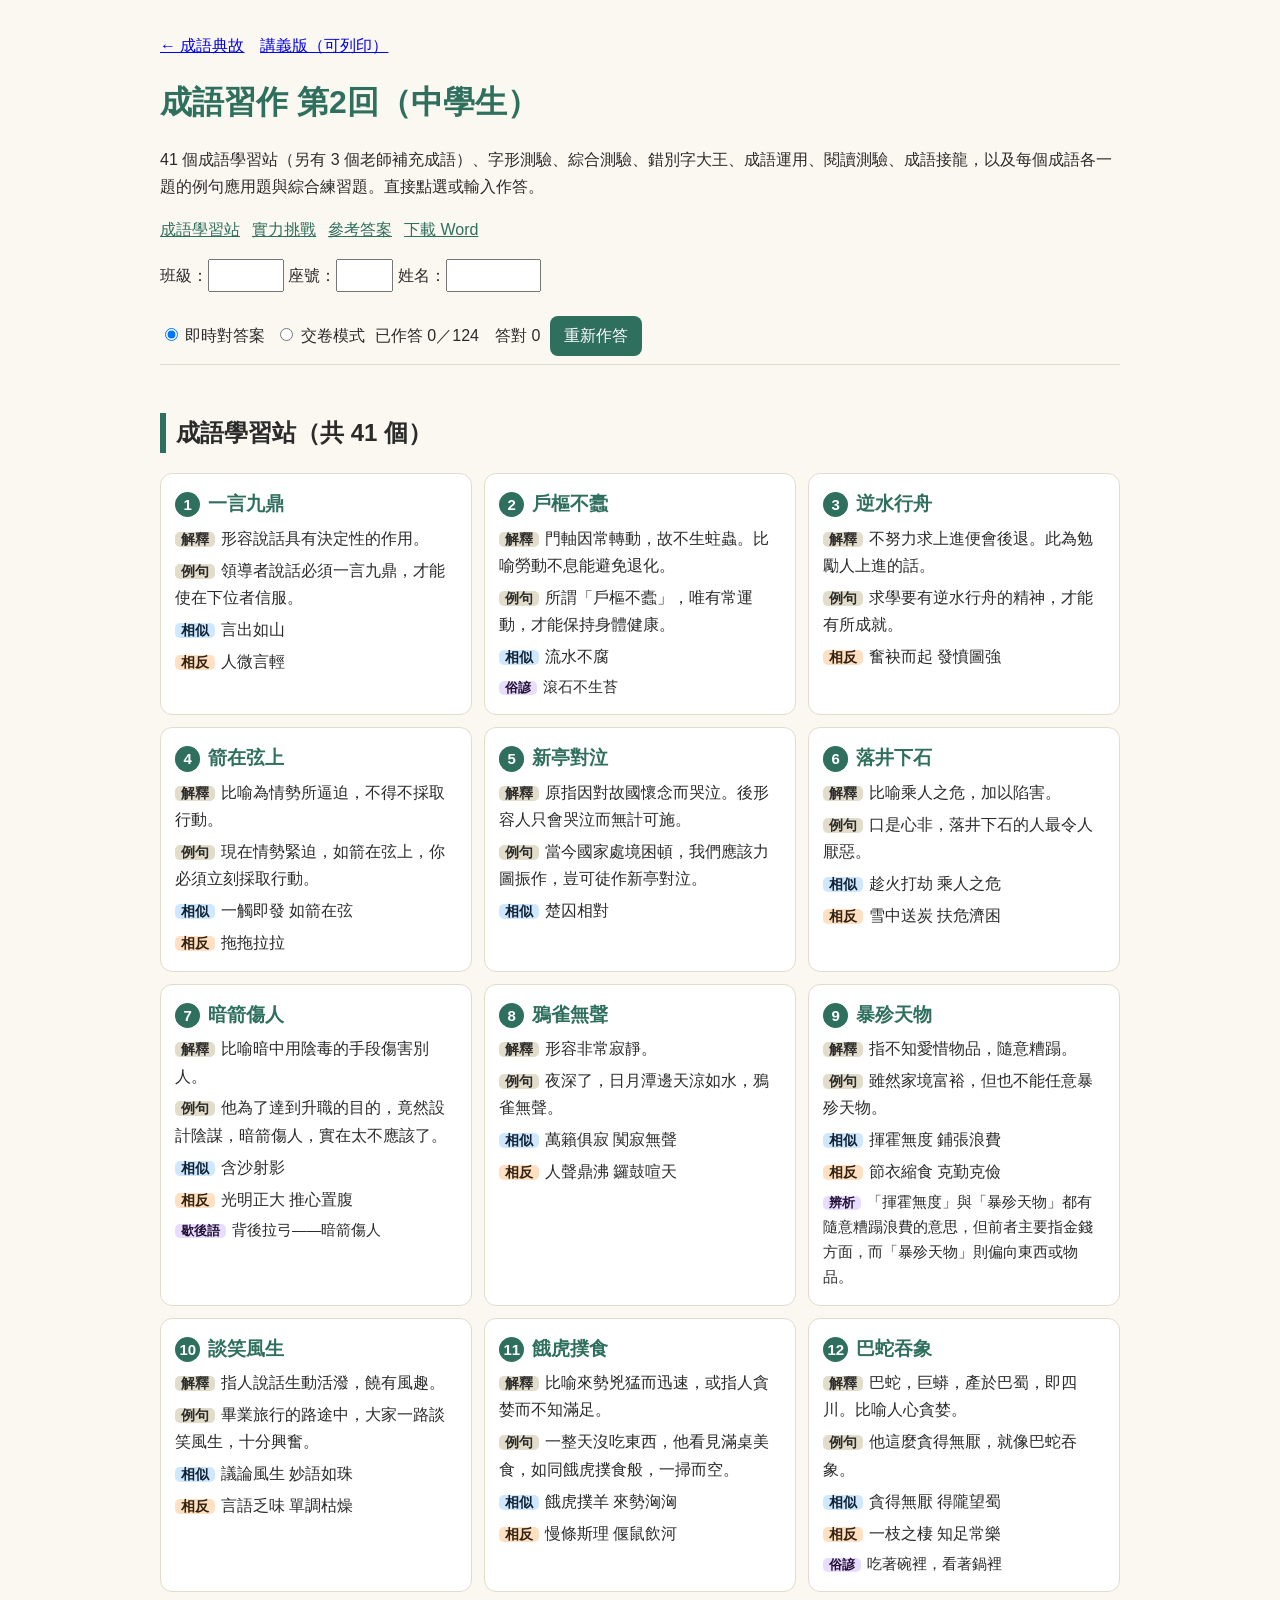
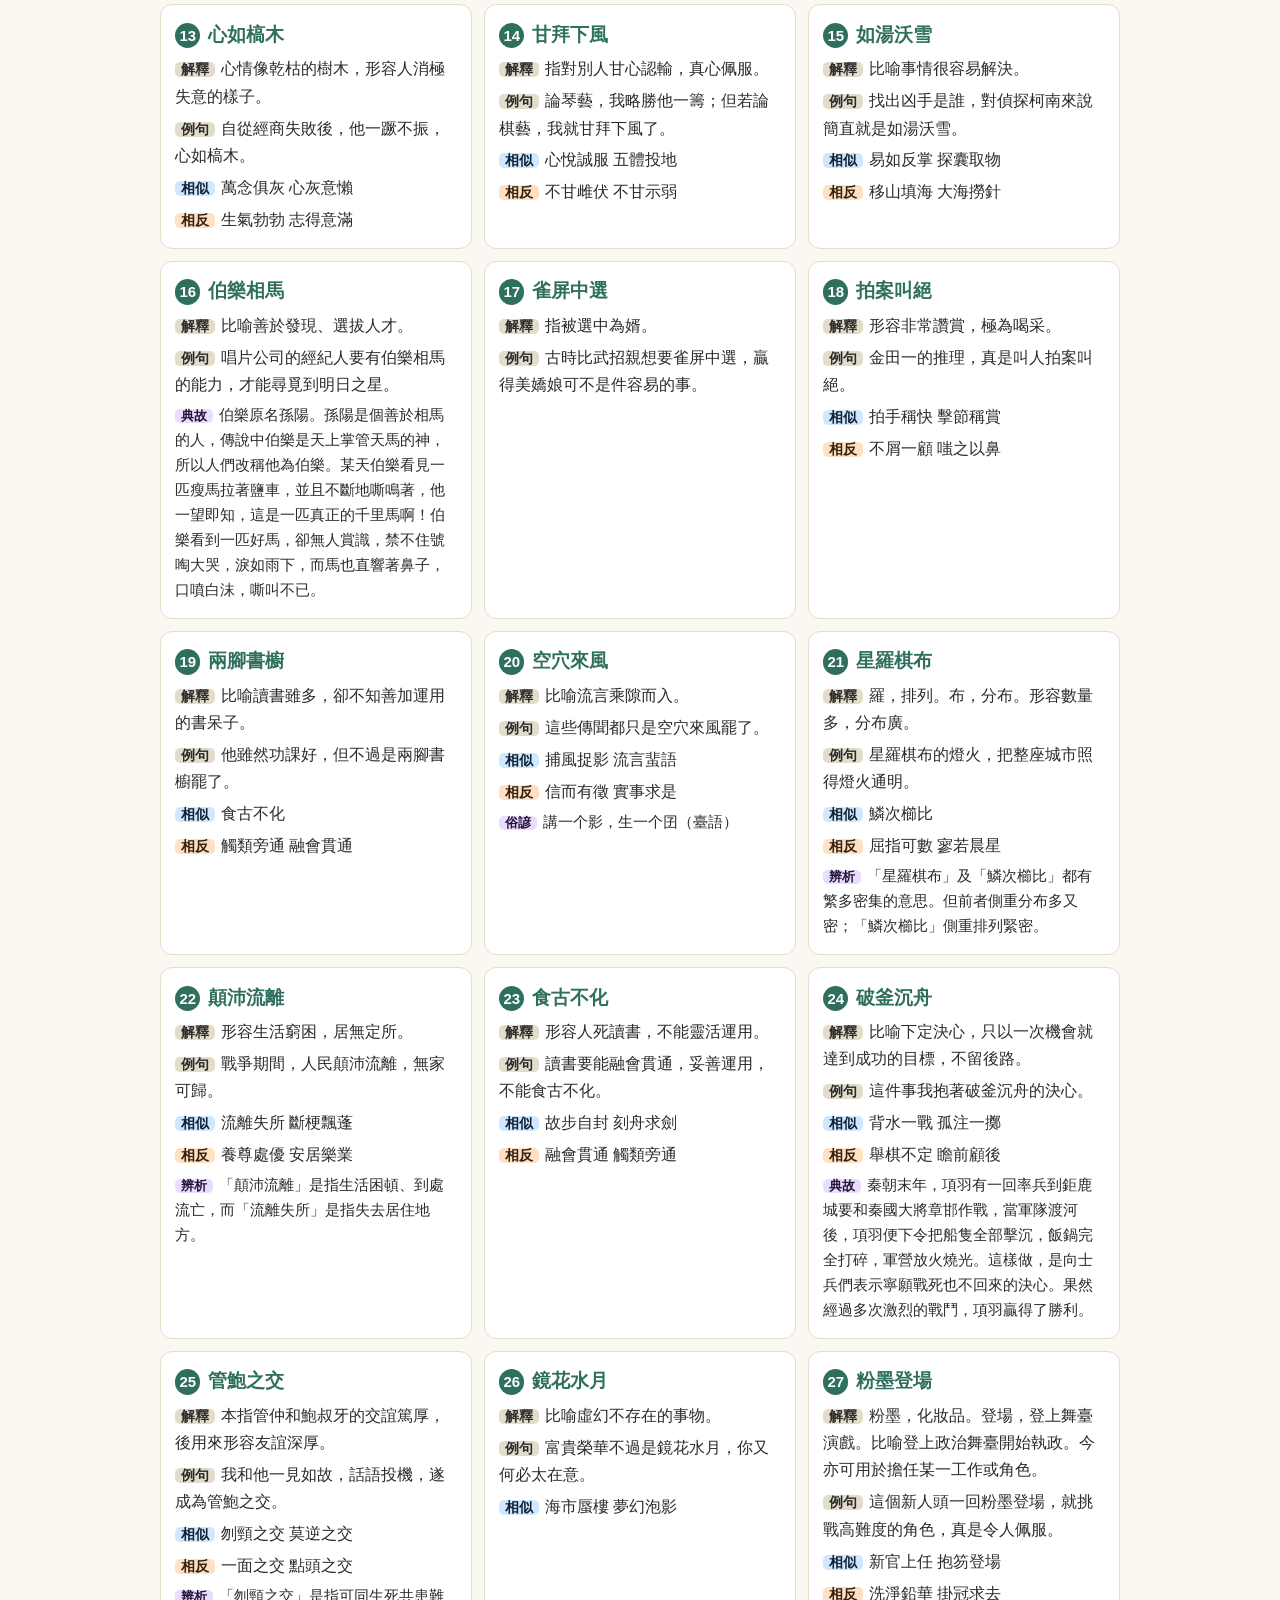
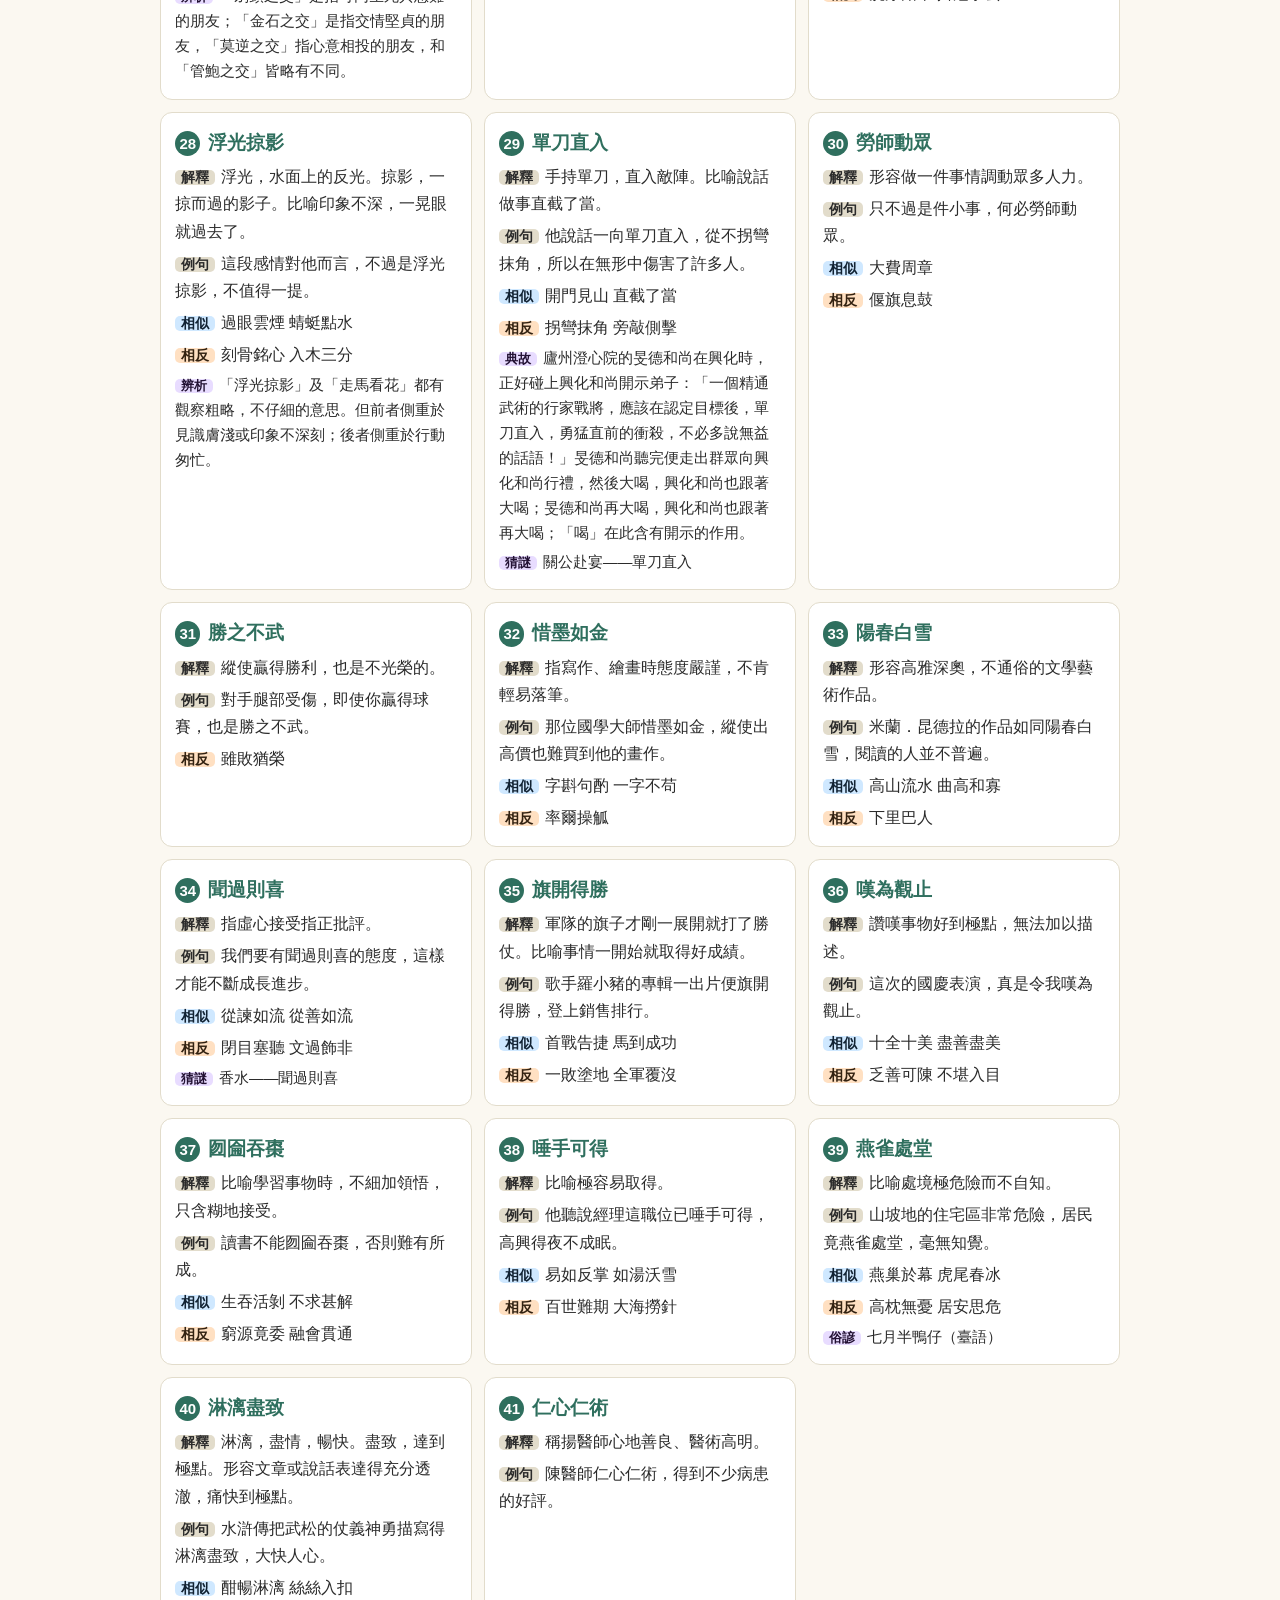
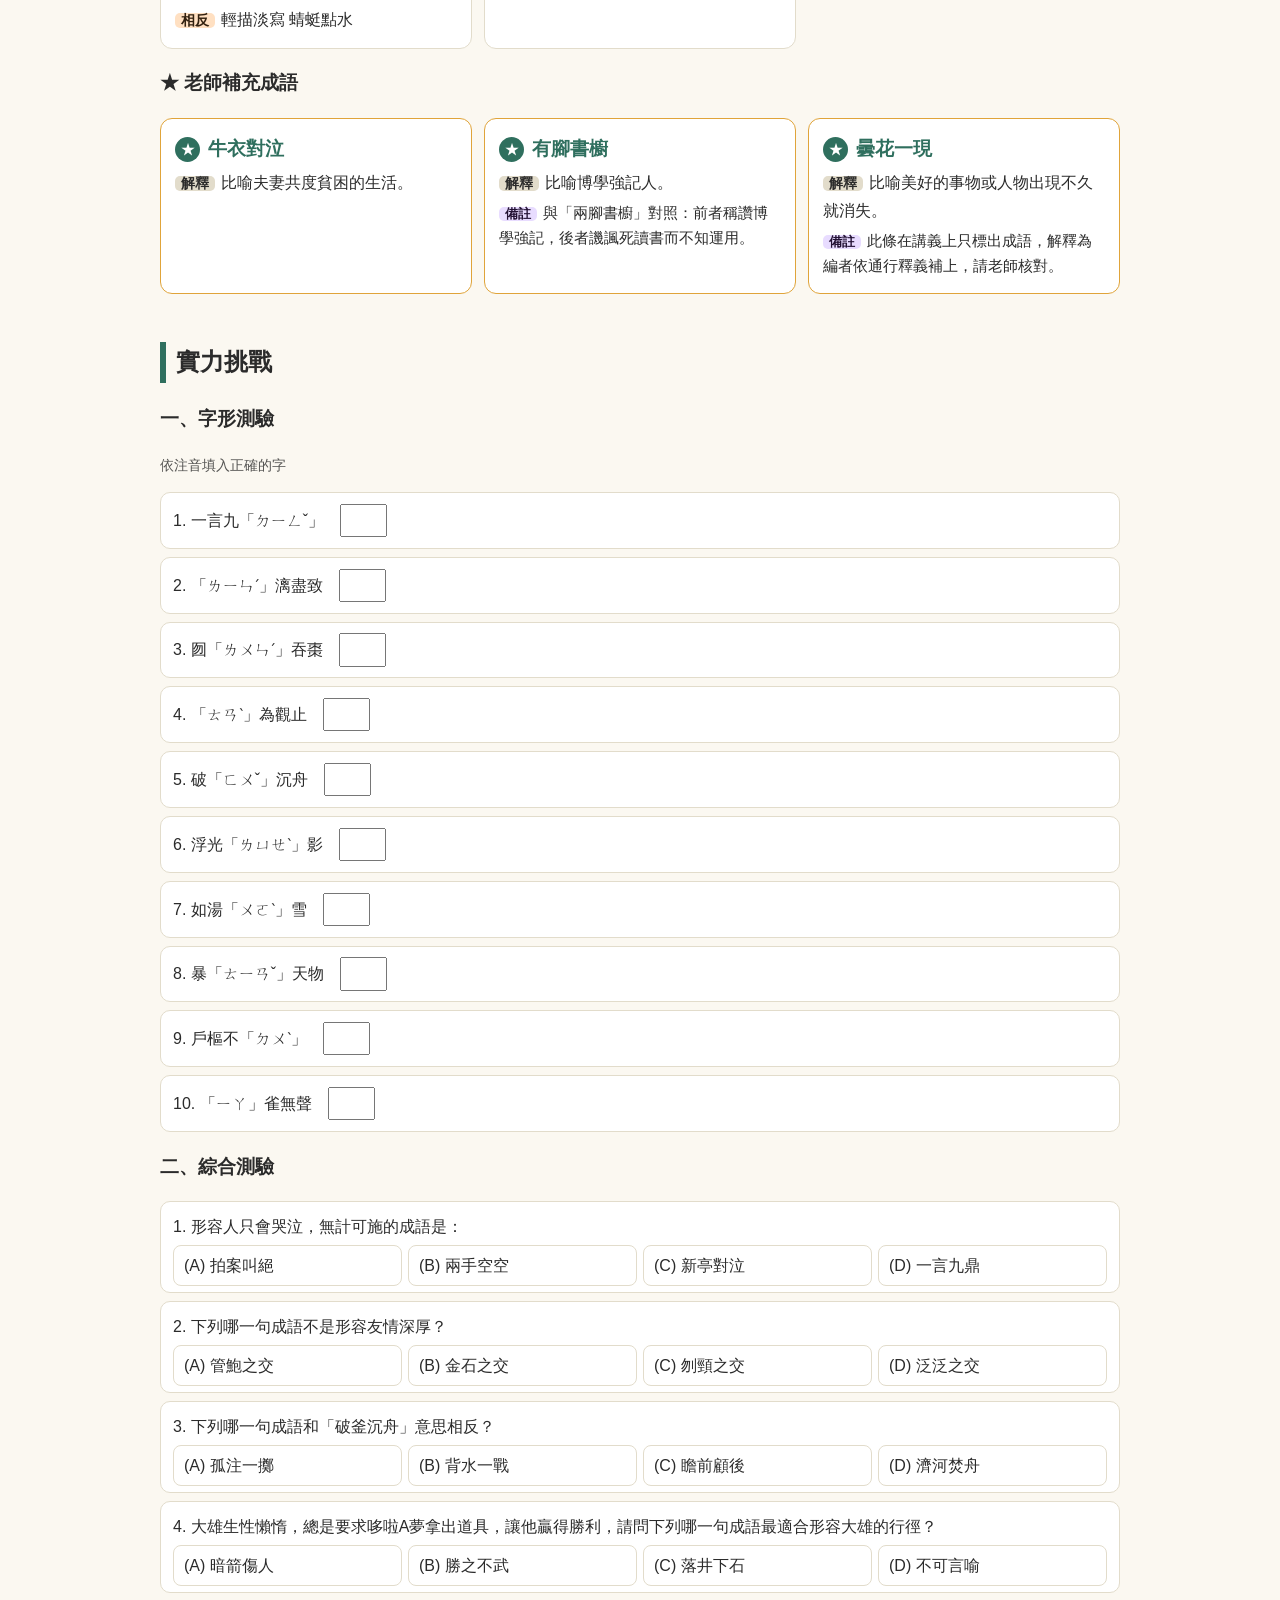
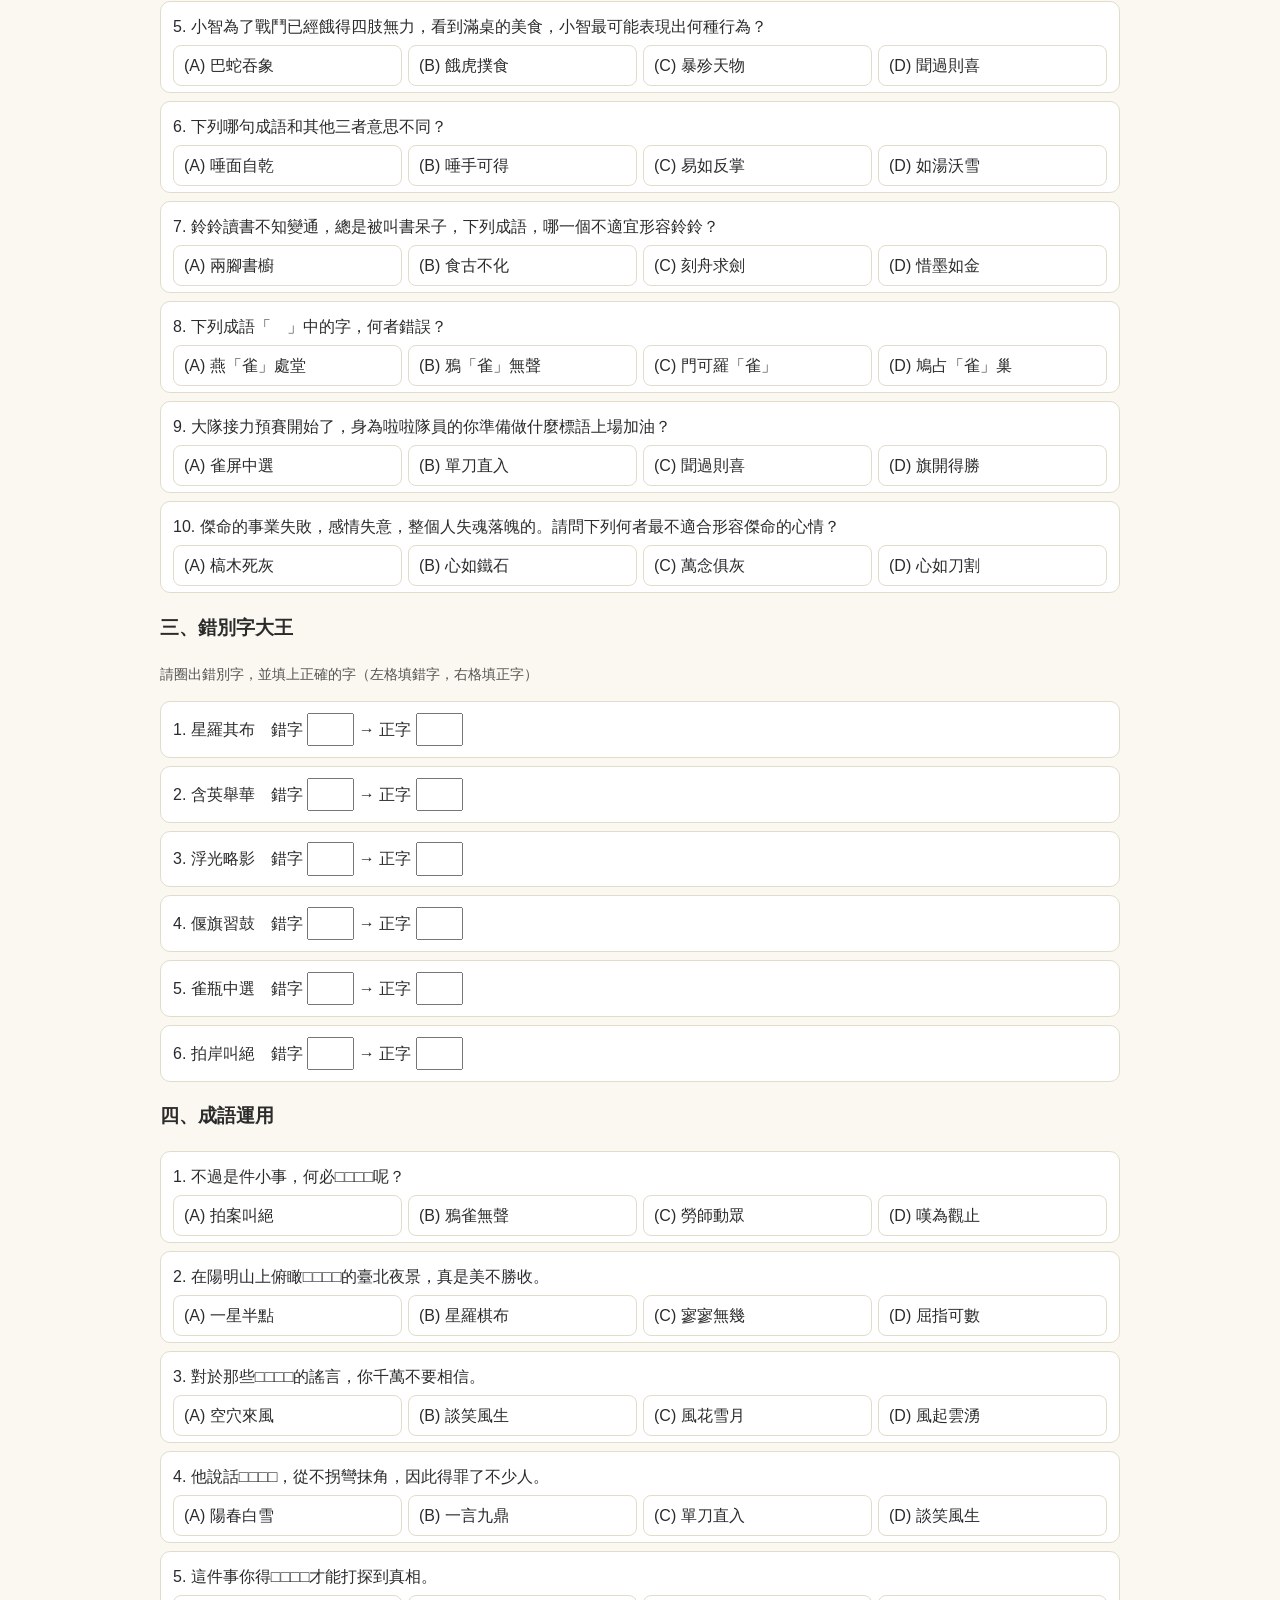
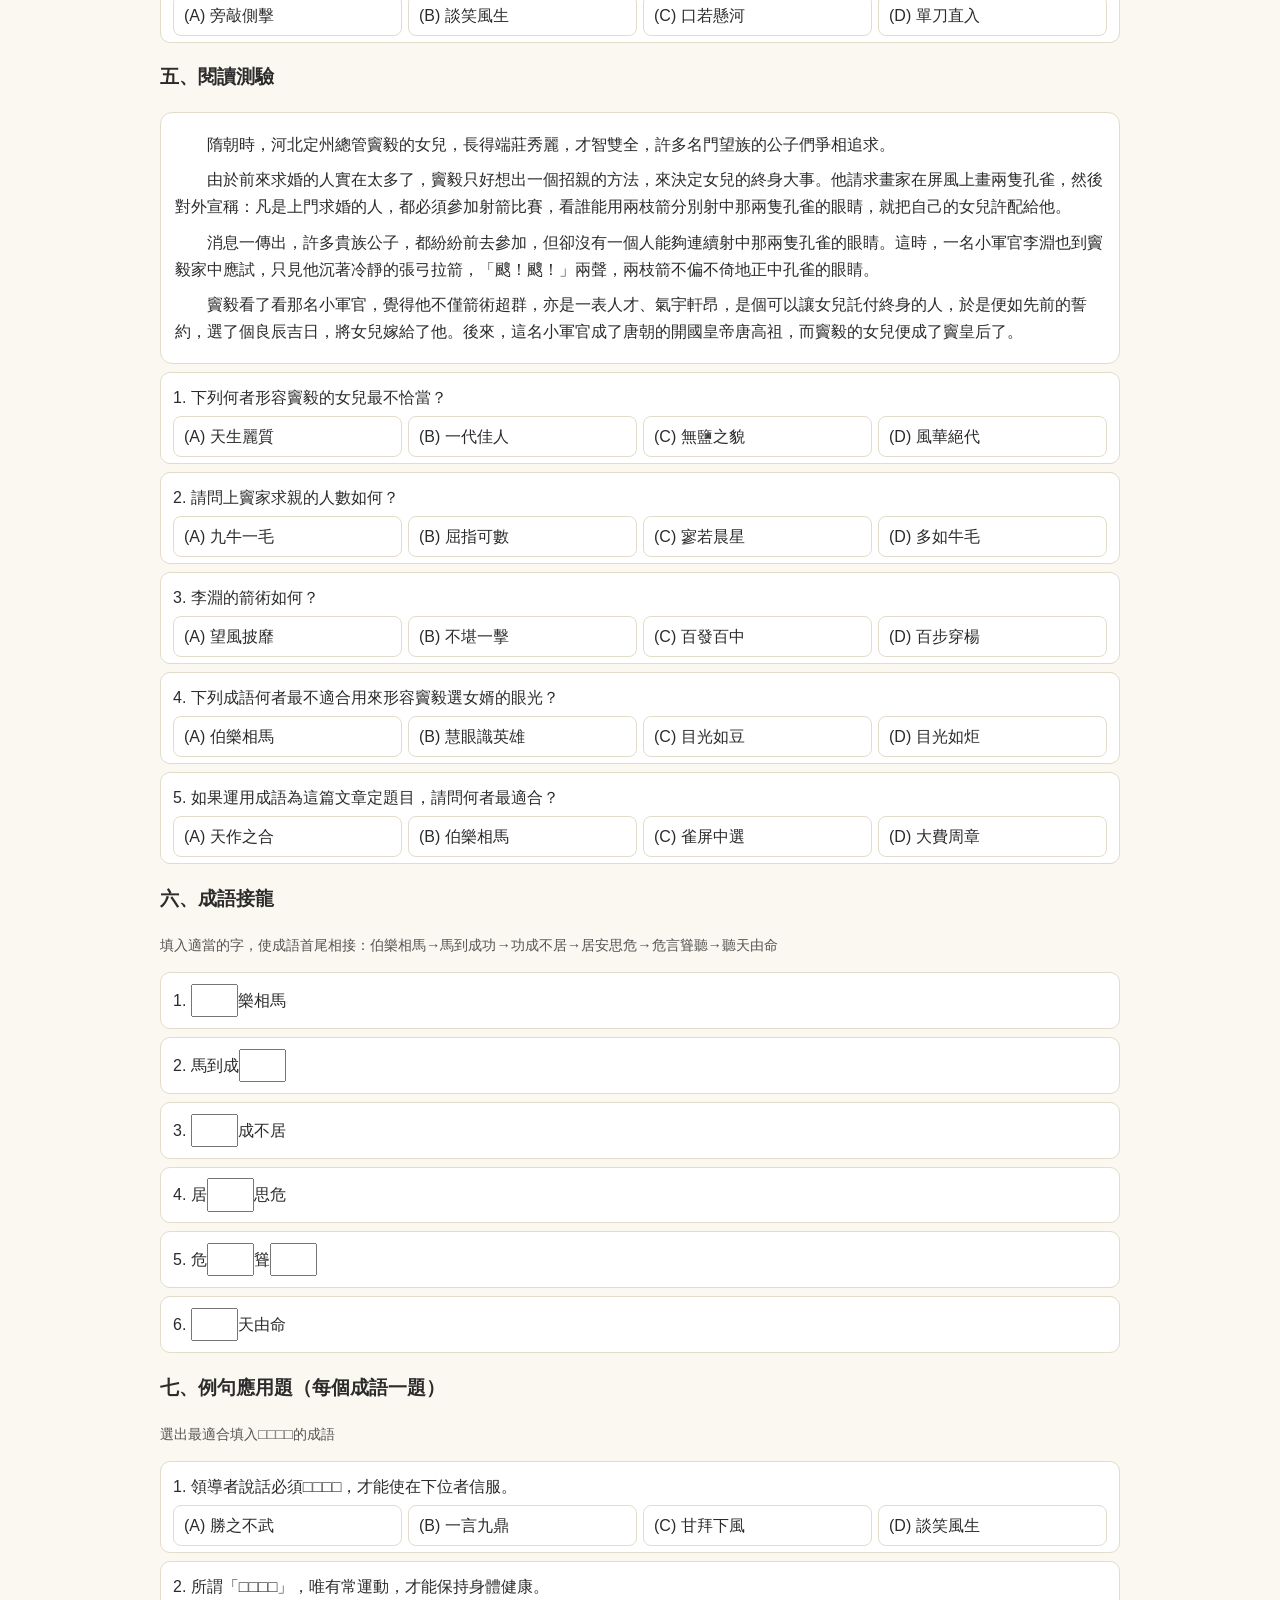
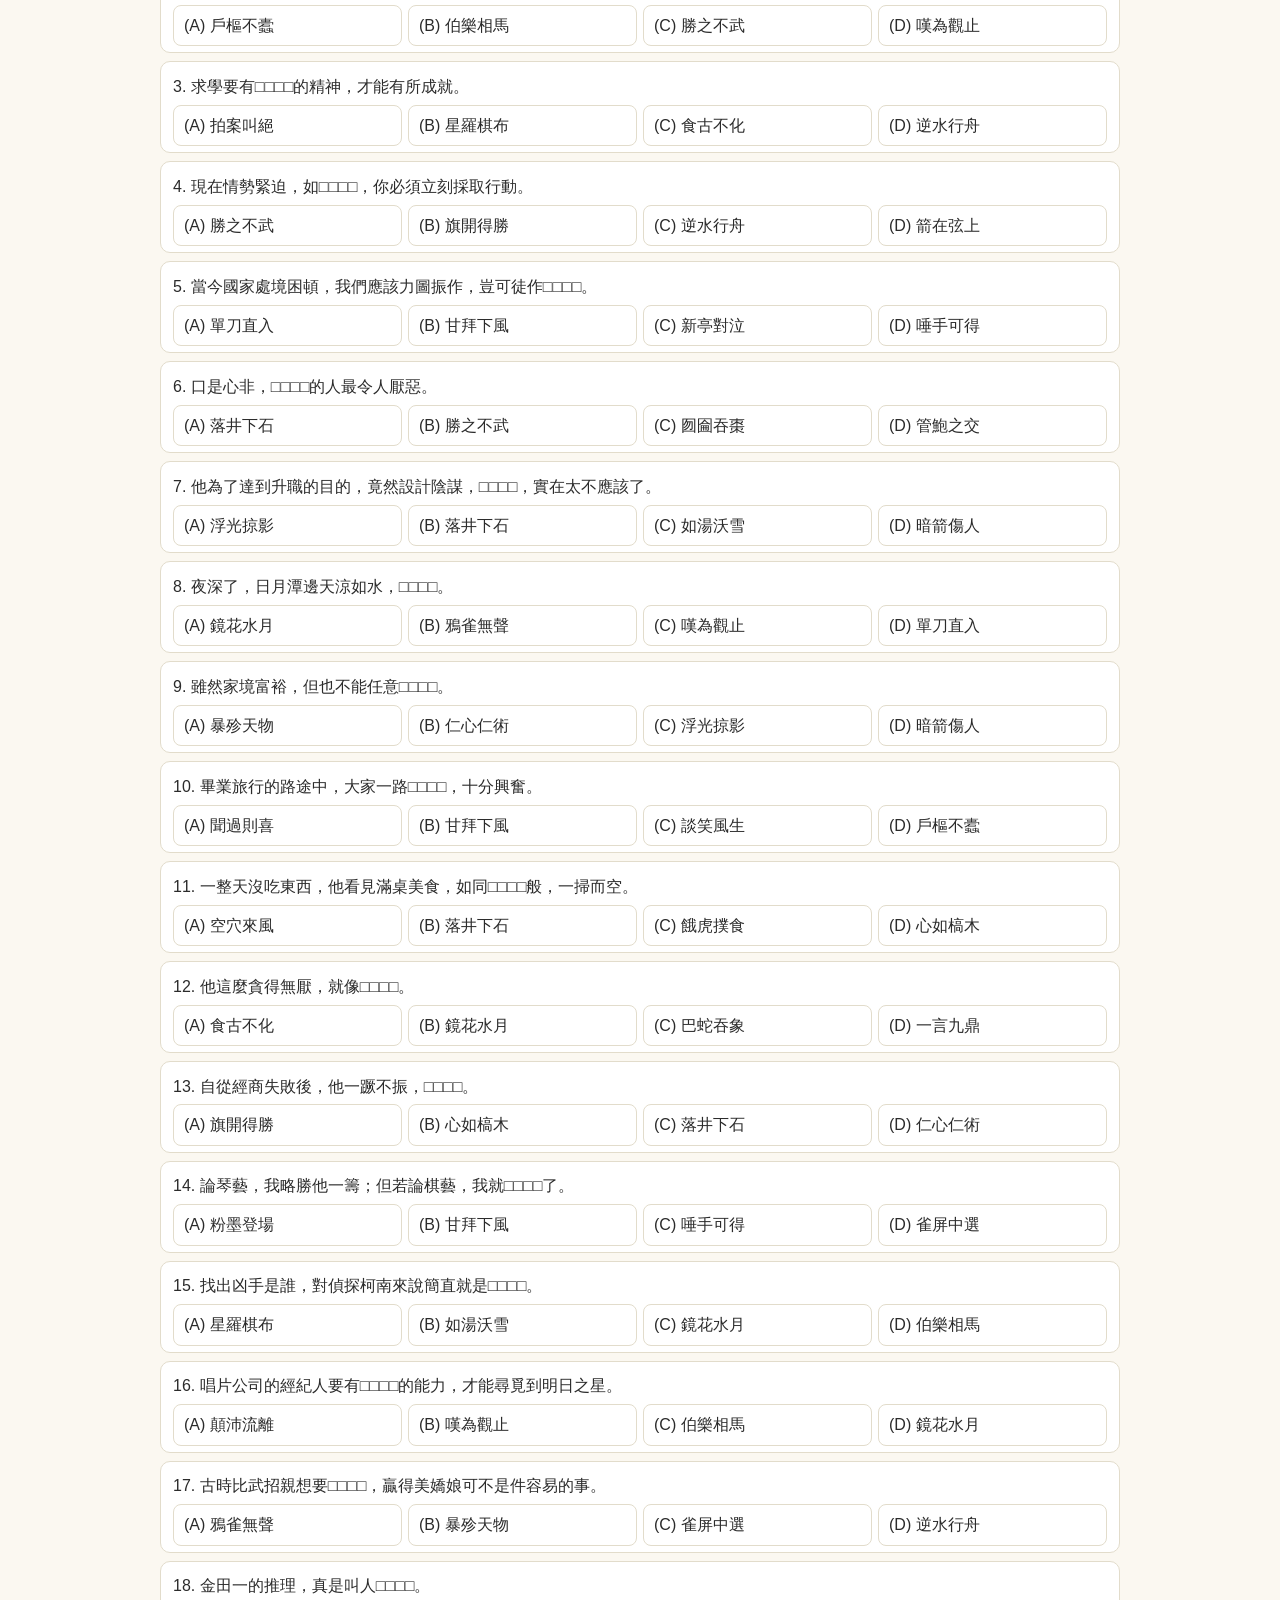
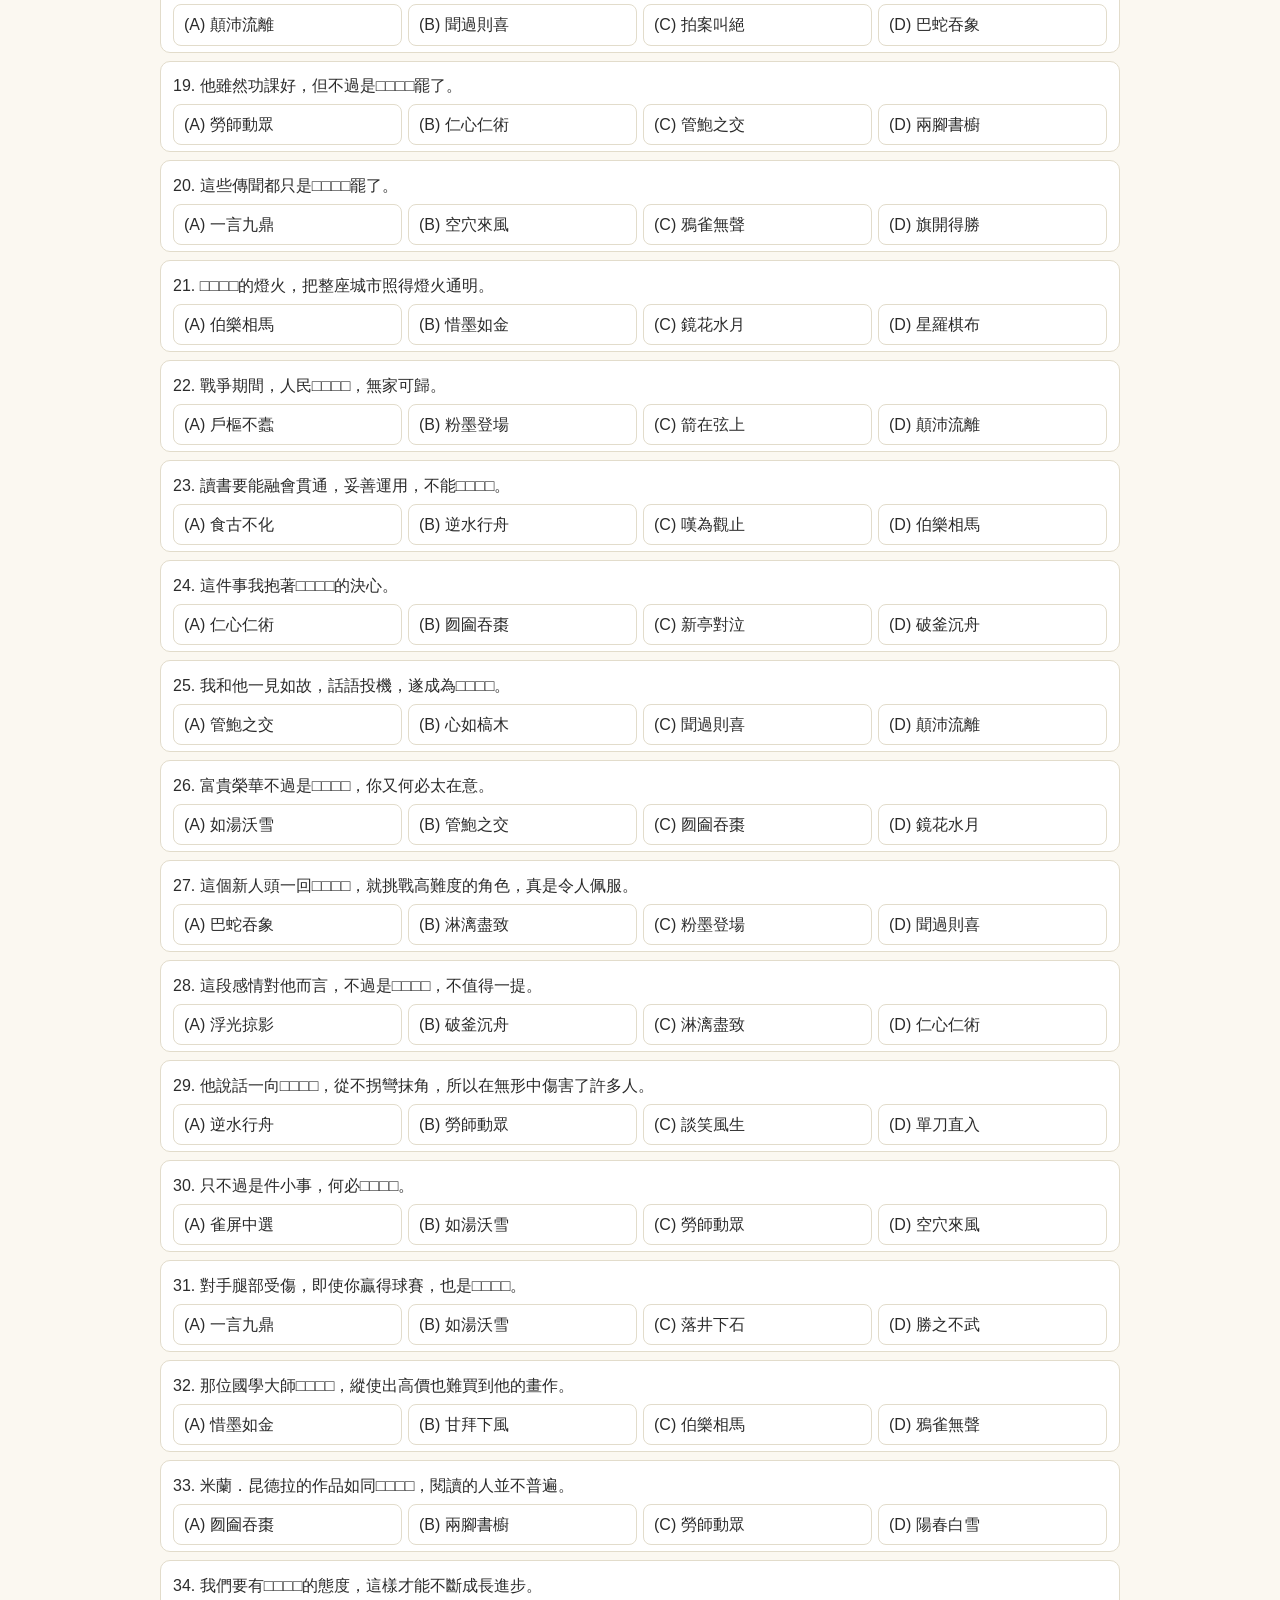
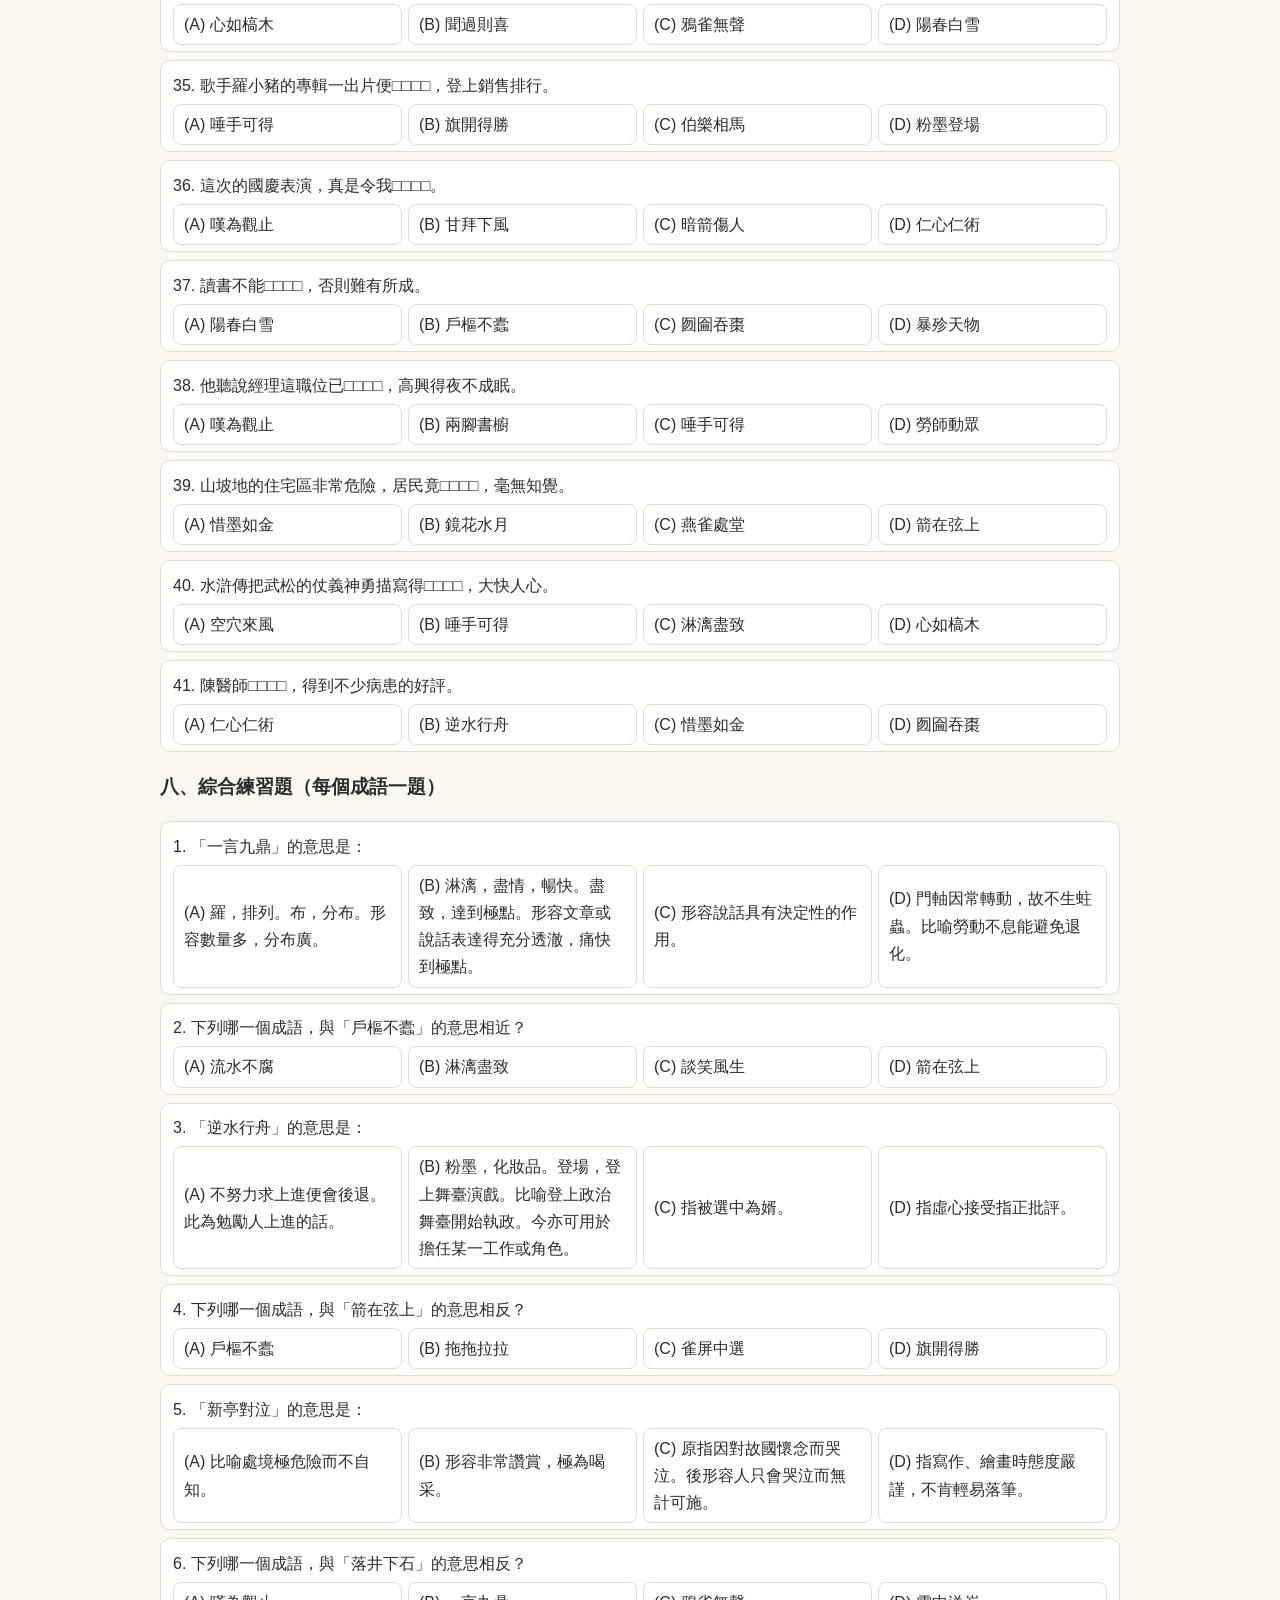
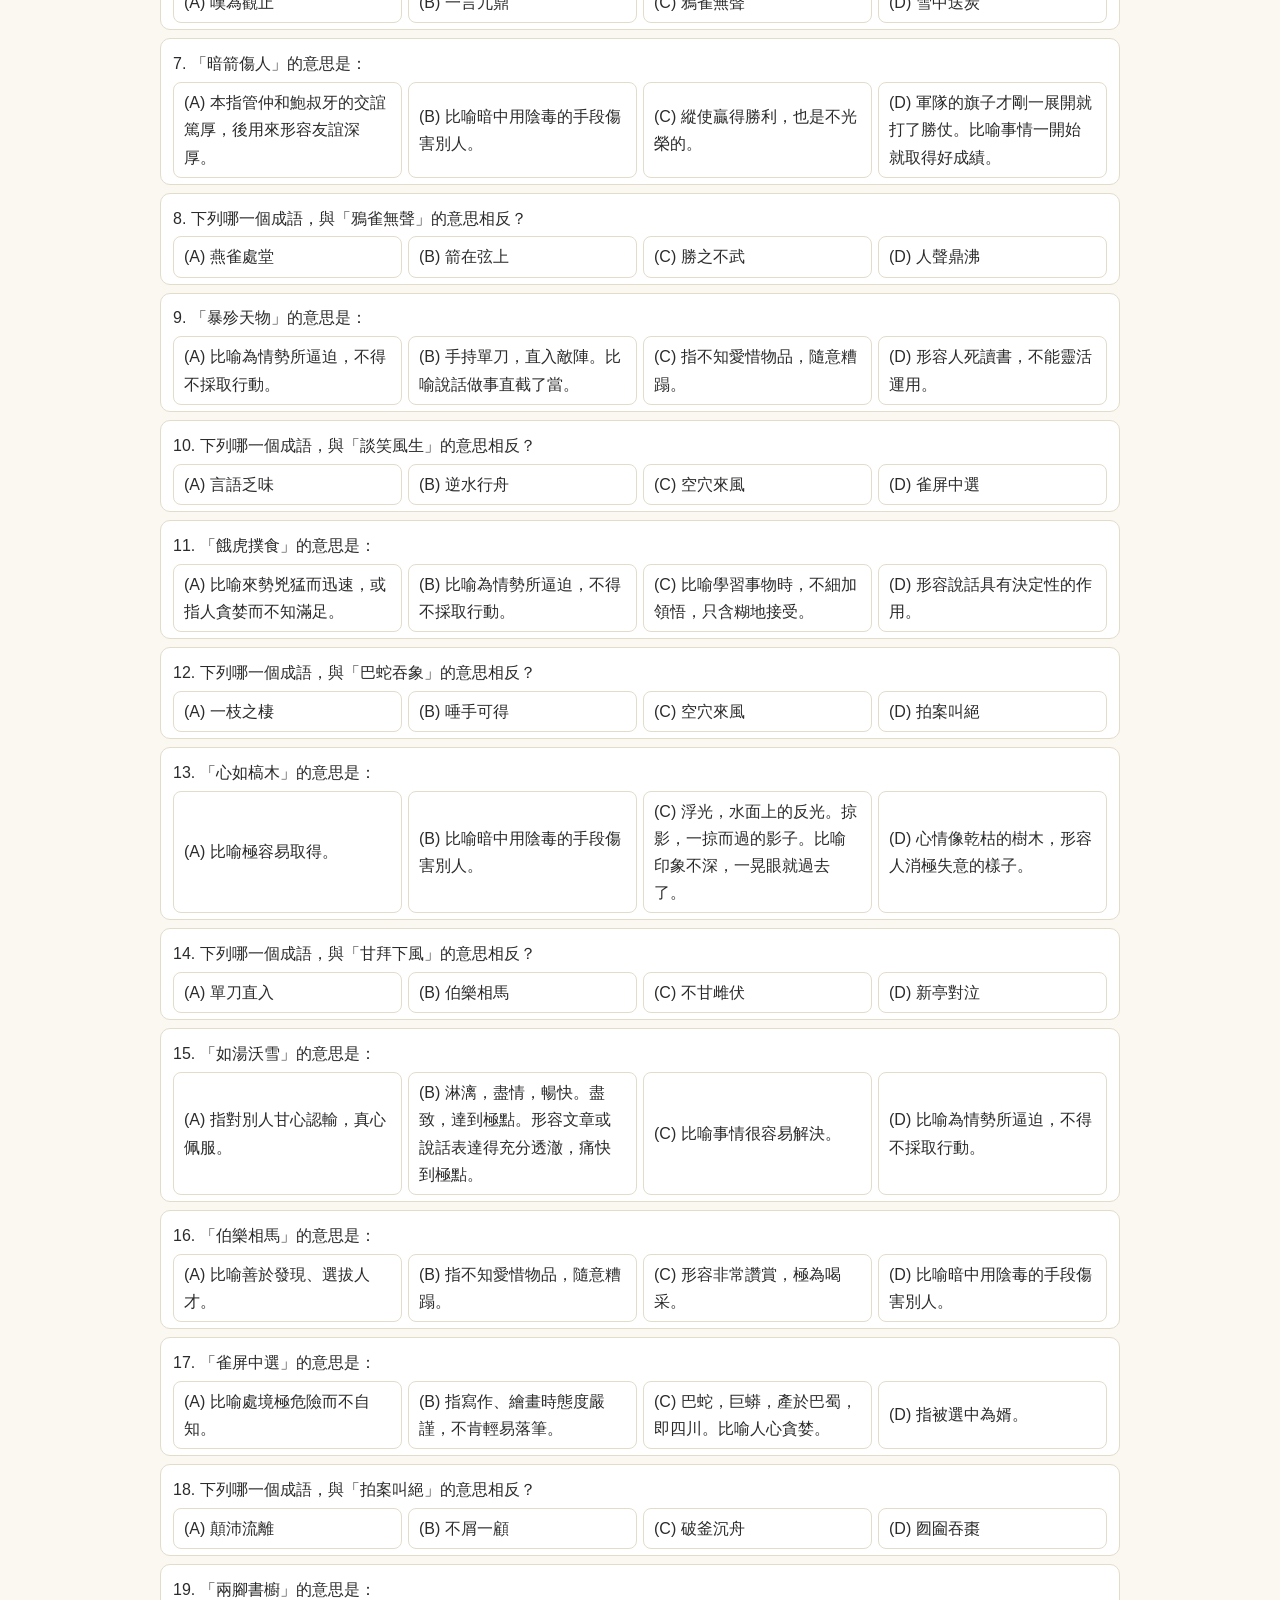
<file: index.html>
<!DOCTYPE html><html lang="zh-Hant"><head><meta charset="utf-8"><meta name="viewport" content="width=device-width, initial-scale=1"><title>成語習作 第2回｜互動版</title>
<style>
:root{--bg:#fbf8f1;--fg:#2b2b2b;--card:#fff;--ac:#2f6f5e;--bd:#e2dccb;--ok:#d9f2e3;--bad:#fbdcdc}
@media screen and (prefers-color-scheme:dark){:root{--bg:#1d1f1e;--fg:#eee;--card:#262928;--ac:#7fd0b6;--bd:#3a3f3d;--ok:#1f4a37;--bad:#5a2b2b}}
body{margin:0;background:var(--bg);color:var(--fg);font:16px/1.7 "Noto Sans TC","PingFang TC","Microsoft JhengHei",sans-serif}
main{max-width:960px;margin:auto;padding:16px}h1{color:var(--ac);margin:.3em 0}h2{border-left:6px solid var(--ac);padding-left:10px;margin-top:2em}
nav a{margin-right:12px;color:var(--ac)}.bar{position:sticky;top:0;background:var(--bg);padding:8px 0;border-bottom:1px solid var(--bd);z-index:5;display:flex;gap:10px;flex-wrap:wrap;align-items:center}
button,select,input{font:inherit}.btn{background:var(--ac);color:#fff;border:0;border-radius:8px;padding:6px 14px;cursor:pointer}
.grid{display:grid;grid-template-columns:repeat(auto-fill,minmax(290px,1fr));gap:12px}.card{background:var(--card);border:1px solid var(--bd);border-radius:12px;padding:10px 14px}
.card.star{border-color:#e0a43a}.card.pass p{text-indent:2em;margin:.5em 0}.nt{font-size:.9em;opacity:.8}
.card h3{margin:.2em 0;color:var(--ac)}.card h3 span{background:var(--ac);color:#fff;border-radius:50%;display:inline-block;width:1.7em;height:1.7em;text-align:center;font-size:.8em;line-height:1.7em;margin-right:8px}
.card p{margin:.3em 0}.k{background:var(--bd);border-radius:5px;padding:0 6px;margin-right:6px;font-size:.85em}.s{background:#cfe8ff;color:#123}.o{background:#ffe0c2;color:#321}.d{background:#e8dcff;color:#213}.dn{font-size:.92em}
.q{background:var(--card);border:1px solid var(--bd);border-radius:10px;padding:6px 12px;margin:8px 0}.q p{margin:.3em 0}.opts{display:grid;grid-template-columns:repeat(auto-fit,minmax(200px,1fr));gap:6px}
.opt{text-align:left;background:transparent;color:var(--fg);border:1px solid var(--bd);border-radius:8px;padding:6px 10px;cursor:pointer}.opt.sel{border-color:var(--ac);background:var(--ok)}
.q.ok{background:var(--ok)}.q.bad{background:var(--bad)}.fb{font-size:.9em;font-weight:bold}details{background:var(--card);border:1px solid var(--bd);border-radius:10px;padding:8px 14px}
.dl a{display:inline-block;margin:6px 10px 6px 0;padding:8px 14px;border-radius:8px;background:var(--ac);color:#fff;text-decoration:none}
</style></head><body><main>
<p><a href="../">← 成語典故</a>　<a href="static.html">講義版（可列印）</a></p><h1>成語習作 第2回（中學生）</h1><p>41 個成語學習站（另有 3 個老師補充成語）、字形測驗、綜合測驗、錯別字大王、成語運用、閱讀測驗、成語接龍，以及每個成語各一題的例句應用題與綜合練習題。直接點選或輸入作答。</p>
<nav><a href="#learn">成語學習站</a><a href="#test">實力挑戰</a><a href="#answers">參考答案</a><a href="#dl">下載 Word</a></nav>
<p>班級：<input size="6"> 座號：<input size="4"> 姓名：<input size="8"></p>
<div class="bar"><label><input type="radio" name="m" value="live" checked> 即時對答案</label><label><input type="radio" name="m" value="sub"> 交卷模式</label>
<span id="sc">已作答 0／124　答對 0</span><button class="btn" id="go" type="button" hidden>交卷送出</button><button class="btn" id="rs" type="button">重新作答</button></div>
<h2 id="learn">成語學習站（共 41 個）</h2><div class="grid"><div class="card"><h3><span>1</span>一言九鼎</h3><p><b class="k">解釋</b>形容說話具有決定性的作用。</p><p><b class="k">例句</b>領導者說話必須一言九鼎，才能使在下位者信服。</p><p><b class="k s">相似</b>言出如山</p><p><b class="k o">相反</b>人微言輕</p></div><div class="card"><h3><span>2</span>戶樞不蠹</h3><p><b class="k">解釋</b>門軸因常轉動，故不生蛀蟲。比喻勞動不息能避免退化。</p><p><b class="k">例句</b>所謂「戶樞不蠹」，唯有常運動，才能保持身體健康。</p><p><b class="k s">相似</b>流水不腐</p><p class="dn"><b class="k d">俗諺</b>滾石不生苔</p></div><div class="card"><h3><span>3</span>逆水行舟</h3><p><b class="k">解釋</b>不努力求上進便會後退。此為勉勵人上進的話。</p><p><b class="k">例句</b>求學要有逆水行舟的精神，才能有所成就。</p><p><b class="k o">相反</b>奮袂而起 發憤圖強</p></div><div class="card"><h3><span>4</span>箭在弦上</h3><p><b class="k">解釋</b>比喻為情勢所逼迫，不得不採取行動。</p><p><b class="k">例句</b>現在情勢緊迫，如箭在弦上，你必須立刻採取行動。</p><p><b class="k s">相似</b>一觸即發 如箭在弦</p><p><b class="k o">相反</b>拖拖拉拉</p></div><div class="card"><h3><span>5</span>新亭對泣</h3><p><b class="k">解釋</b>原指因對故國懷念而哭泣。後形容人只會哭泣而無計可施。</p><p><b class="k">例句</b>當今國家處境困頓，我們應該力圖振作，豈可徒作新亭對泣。</p><p><b class="k s">相似</b>楚囚相對</p></div><div class="card"><h3><span>6</span>落井下石</h3><p><b class="k">解釋</b>比喻乘人之危，加以陷害。</p><p><b class="k">例句</b>口是心非，落井下石的人最令人厭惡。</p><p><b class="k s">相似</b>趁火打劫 乘人之危</p><p><b class="k o">相反</b>雪中送炭 扶危濟困</p></div><div class="card"><h3><span>7</span>暗箭傷人</h3><p><b class="k">解釋</b>比喻暗中用陰毒的手段傷害別人。</p><p><b class="k">例句</b>他為了達到升職的目的，竟然設計陰謀，暗箭傷人，實在太不應該了。</p><p><b class="k s">相似</b>含沙射影</p><p><b class="k o">相反</b>光明正大 推心置腹</p><p class="dn"><b class="k d">歇後語</b>背後拉弓——暗箭傷人</p></div><div class="card"><h3><span>8</span>鴉雀無聲</h3><p><b class="k">解釋</b>形容非常寂靜。</p><p><b class="k">例句</b>夜深了，日月潭邊天涼如水，鴉雀無聲。</p><p><b class="k s">相似</b>萬籟俱寂 闃寂無聲</p><p><b class="k o">相反</b>人聲鼎沸 鑼鼓喧天</p></div><div class="card"><h3><span>9</span>暴殄天物</h3><p><b class="k">解釋</b>指不知愛惜物品，隨意糟蹋。</p><p><b class="k">例句</b>雖然家境富裕，但也不能任意暴殄天物。</p><p><b class="k s">相似</b>揮霍無度 鋪張浪費</p><p><b class="k o">相反</b>節衣縮食 克勤克儉</p><p class="dn"><b class="k d">辨析</b>「揮霍無度」與「暴殄天物」都有隨意糟蹋浪費的意思，但前者主要指金錢方面，而「暴殄天物」則偏向東西或物品。</p></div><div class="card"><h3><span>10</span>談笑風生</h3><p><b class="k">解釋</b>指人說話生動活潑，饒有風趣。</p><p><b class="k">例句</b>畢業旅行的路途中，大家一路談笑風生，十分興奮。</p><p><b class="k s">相似</b>議論風生 妙語如珠</p><p><b class="k o">相反</b>言語乏味 單調枯燥</p></div><div class="card"><h3><span>11</span>餓虎撲食</h3><p><b class="k">解釋</b>比喻來勢兇猛而迅速，或指人貪婪而不知滿足。</p><p><b class="k">例句</b>一整天沒吃東西，他看見滿桌美食，如同餓虎撲食般，一掃而空。</p><p><b class="k s">相似</b>餓虎撲羊 來勢洶洶</p><p><b class="k o">相反</b>慢條斯理 偃鼠飲河</p></div><div class="card"><h3><span>12</span>巴蛇吞象</h3><p><b class="k">解釋</b>巴蛇，巨蟒，產於巴蜀，即四川。比喻人心貪婪。</p><p><b class="k">例句</b>他這麼貪得無厭，就像巴蛇吞象。</p><p><b class="k s">相似</b>貪得無厭 得隴望蜀</p><p><b class="k o">相反</b>一枝之棲 知足常樂</p><p class="dn"><b class="k d">俗諺</b>吃著碗裡，看著鍋裡</p></div><div class="card"><h3><span>13</span>心如槁木</h3><p><b class="k">解釋</b>心情像乾枯的樹木，形容人消極失意的樣子。</p><p><b class="k">例句</b>自從經商失敗後，他一蹶不振，心如槁木。</p><p><b class="k s">相似</b>萬念俱灰 心灰意懶</p><p><b class="k o">相反</b>生氣勃勃 志得意滿</p></div><div class="card"><h3><span>14</span>甘拜下風</h3><p><b class="k">解釋</b>指對別人甘心認輸，真心佩服。</p><p><b class="k">例句</b>論琴藝，我略勝他一籌；但若論棋藝，我就甘拜下風了。</p><p><b class="k s">相似</b>心悅誠服 五體投地</p><p><b class="k o">相反</b>不甘雌伏 不甘示弱</p></div><div class="card"><h3><span>15</span>如湯沃雪</h3><p><b class="k">解釋</b>比喻事情很容易解決。</p><p><b class="k">例句</b>找出凶手是誰，對偵探柯南來說簡直就是如湯沃雪。</p><p><b class="k s">相似</b>易如反掌 探囊取物</p><p><b class="k o">相反</b>移山填海 大海撈針</p></div><div class="card"><h3><span>16</span>伯樂相馬</h3><p><b class="k">解釋</b>比喻善於發現、選拔人才。</p><p><b class="k">例句</b>唱片公司的經紀人要有伯樂相馬的能力，才能尋覓到明日之星。</p><p class="dn"><b class="k d">典故</b>伯樂原名孫陽。孫陽是個善於相馬的人，傳說中伯樂是天上掌管天馬的神，所以人們改稱他為伯樂。某天伯樂看見一匹瘦馬拉著鹽車，並且不斷地嘶鳴著，他一望即知，這是一匹真正的千里馬啊！伯樂看到一匹好馬，卻無人賞識，禁不住號啕大哭，淚如雨下，而馬也直響著鼻子，口噴白沫，嘶叫不已。</p></div><div class="card"><h3><span>17</span>雀屏中選</h3><p><b class="k">解釋</b>指被選中為婿。</p><p><b class="k">例句</b>古時比武招親想要雀屏中選，贏得美嬌娘可不是件容易的事。</p></div><div class="card"><h3><span>18</span>拍案叫絕</h3><p><b class="k">解釋</b>形容非常讚賞，極為喝采。</p><p><b class="k">例句</b>金田一的推理，真是叫人拍案叫絕。</p><p><b class="k s">相似</b>拍手稱快 擊節稱賞</p><p><b class="k o">相反</b>不屑一顧 嗤之以鼻</p></div><div class="card"><h3><span>19</span>兩腳書櫥</h3><p><b class="k">解釋</b>比喻讀書雖多，卻不知善加運用的書呆子。</p><p><b class="k">例句</b>他雖然功課好，但不過是兩腳書櫥罷了。</p><p><b class="k s">相似</b>食古不化</p><p><b class="k o">相反</b>觸類旁通 融會貫通</p></div><div class="card"><h3><span>20</span>空穴來風</h3><p><b class="k">解釋</b>比喻流言乘隙而入。</p><p><b class="k">例句</b>這些傳聞都只是空穴來風罷了。</p><p><b class="k s">相似</b>捕風捉影 流言蜚語</p><p><b class="k o">相反</b>信而有徵 實事求是</p><p class="dn"><b class="k d">俗諺</b>講一个影，生一个囝（臺語）</p></div><div class="card"><h3><span>21</span>星羅棋布</h3><p><b class="k">解釋</b>羅，排列。布，分布。形容數量多，分布廣。</p><p><b class="k">例句</b>星羅棋布的燈火，把整座城市照得燈火通明。</p><p><b class="k s">相似</b>鱗次櫛比</p><p><b class="k o">相反</b>屈指可數 寥若晨星</p><p class="dn"><b class="k d">辨析</b>「星羅棋布」及「鱗次櫛比」都有繁多密集的意思。但前者側重分布多又密；「鱗次櫛比」側重排列緊密。</p></div><div class="card"><h3><span>22</span>顛沛流離</h3><p><b class="k">解釋</b>形容生活窮困，居無定所。</p><p><b class="k">例句</b>戰爭期間，人民顛沛流離，無家可歸。</p><p><b class="k s">相似</b>流離失所 斷梗飄蓬</p><p><b class="k o">相反</b>養尊處優 安居樂業</p><p class="dn"><b class="k d">辨析</b>「顛沛流離」是指生活困頓、到處流亡，而「流離失所」是指失去居住地方。</p></div><div class="card"><h3><span>23</span>食古不化</h3><p><b class="k">解釋</b>形容人死讀書，不能靈活運用。</p><p><b class="k">例句</b>讀書要能融會貫通，妥善運用，不能食古不化。</p><p><b class="k s">相似</b>故步自封 刻舟求劍</p><p><b class="k o">相反</b>融會貫通 觸類旁通</p></div><div class="card"><h3><span>24</span>破釜沉舟</h3><p><b class="k">解釋</b>比喻下定決心，只以一次機會就達到成功的目標，不留後路。</p><p><b class="k">例句</b>這件事我抱著破釜沉舟的決心。</p><p><b class="k s">相似</b>背水一戰 孤注一擲</p><p><b class="k o">相反</b>舉棋不定 瞻前顧後</p><p class="dn"><b class="k d">典故</b>秦朝末年，項羽有一回率兵到鉅鹿城要和秦國大將章邯作戰，當軍隊渡河後，項羽便下令把船隻全部擊沉，飯鍋完全打碎，軍營放火燒光。這樣做，是向士兵們表示寧願戰死也不回來的決心。果然經過多次激烈的戰鬥，項羽贏得了勝利。</p></div><div class="card"><h3><span>25</span>管鮑之交</h3><p><b class="k">解釋</b>本指管仲和鮑叔牙的交誼篤厚，後用來形容友誼深厚。</p><p><b class="k">例句</b>我和他一見如故，話語投機，遂成為管鮑之交。</p><p><b class="k s">相似</b>刎頸之交 莫逆之交</p><p><b class="k o">相反</b>一面之交 點頭之交</p><p class="dn"><b class="k d">辨析</b>「刎頸之交」是指可同生死共患難的朋友；「金石之交」是指交情堅貞的朋友，「莫逆之交」指心意相投的朋友，和「管鮑之交」皆略有不同。</p></div><div class="card"><h3><span>26</span>鏡花水月</h3><p><b class="k">解釋</b>比喻虛幻不存在的事物。</p><p><b class="k">例句</b>富貴榮華不過是鏡花水月，你又何必太在意。</p><p><b class="k s">相似</b>海市蜃樓 夢幻泡影</p></div><div class="card"><h3><span>27</span>粉墨登場</h3><p><b class="k">解釋</b>粉墨，化妝品。登場，登上舞臺演戲。比喻登上政治舞臺開始執政。今亦可用於擔任某一工作或角色。</p><p><b class="k">例句</b>這個新人頭一回粉墨登場，就挑戰高難度的角色，真是令人佩服。</p><p><b class="k s">相似</b>新官上任 抱笏登場</p><p><b class="k o">相反</b>洗淨鉛華 掛冠求去</p></div><div class="card"><h3><span>28</span>浮光掠影</h3><p><b class="k">解釋</b>浮光，水面上的反光。掠影，一掠而過的影子。比喻印象不深，一晃眼就過去了。</p><p><b class="k">例句</b>這段感情對他而言，不過是浮光掠影，不值得一提。</p><p><b class="k s">相似</b>過眼雲煙 蜻蜓點水</p><p><b class="k o">相反</b>刻骨銘心 入木三分</p><p class="dn"><b class="k d">辨析</b>「浮光掠影」及「走馬看花」都有觀察粗略，不仔細的意思。但前者側重於見識膚淺或印象不深刻；後者側重於行動匆忙。</p></div><div class="card"><h3><span>29</span>單刀直入</h3><p><b class="k">解釋</b>手持單刀，直入敵陣。比喻說話做事直截了當。</p><p><b class="k">例句</b>他說話一向單刀直入，從不拐彎抹角，所以在無形中傷害了許多人。</p><p><b class="k s">相似</b>開門見山 直截了當</p><p><b class="k o">相反</b>拐彎抹角 旁敲側擊</p><p class="dn"><b class="k d">典故</b>廬州澄心院的旻德和尚在興化時，正好碰上興化和尚開示弟子：「一個精通武術的行家戰將，應該在認定目標後，單刀直入，勇猛直前的衝殺，不必多說無益的話語！」旻德和尚聽完便走出群眾向興化和尚行禮，然後大喝，興化和尚也跟著大喝；旻德和尚再大喝，興化和尚也跟著再大喝；「喝」在此含有開示的作用。</p><p class="dn"><b class="k d">猜謎</b>關公赴宴——單刀直入</p></div><div class="card"><h3><span>30</span>勞師動眾</h3><p><b class="k">解釋</b>形容做一件事情調動眾多人力。</p><p><b class="k">例句</b>只不過是件小事，何必勞師動眾。</p><p><b class="k s">相似</b>大費周章</p><p><b class="k o">相反</b>偃旗息鼓</p></div><div class="card"><h3><span>31</span>勝之不武</h3><p><b class="k">解釋</b>縱使贏得勝利，也是不光榮的。</p><p><b class="k">例句</b>對手腿部受傷，即使你贏得球賽，也是勝之不武。</p><p><b class="k o">相反</b>雖敗猶榮</p></div><div class="card"><h3><span>32</span>惜墨如金</h3><p><b class="k">解釋</b>指寫作、繪畫時態度嚴謹，不肯輕易落筆。</p><p><b class="k">例句</b>那位國學大師惜墨如金，縱使出高價也難買到他的畫作。</p><p><b class="k s">相似</b>字斟句酌 一字不苟</p><p><b class="k o">相反</b>率爾操觚</p></div><div class="card"><h3><span>33</span>陽春白雪</h3><p><b class="k">解釋</b>形容高雅深奧，不通俗的文學藝術作品。</p><p><b class="k">例句</b>米蘭．昆德拉的作品如同陽春白雪，閱讀的人並不普遍。</p><p><b class="k s">相似</b>高山流水 曲高和寡</p><p><b class="k o">相反</b>下里巴人</p></div><div class="card"><h3><span>34</span>聞過則喜</h3><p><b class="k">解釋</b>指虛心接受指正批評。</p><p><b class="k">例句</b>我們要有聞過則喜的態度，這樣才能不斷成長進步。</p><p><b class="k s">相似</b>從諫如流 從善如流</p><p><b class="k o">相反</b>閉目塞聽 文過飾非</p><p class="dn"><b class="k d">猜謎</b>香水——聞過則喜</p></div><div class="card"><h3><span>35</span>旗開得勝</h3><p><b class="k">解釋</b>軍隊的旗子才剛一展開就打了勝仗。比喻事情一開始就取得好成績。</p><p><b class="k">例句</b>歌手羅小豬的專輯一出片便旗開得勝，登上銷售排行。</p><p><b class="k s">相似</b>首戰告捷 馬到成功</p><p><b class="k o">相反</b>一敗塗地 全軍覆沒</p></div><div class="card"><h3><span>36</span>嘆為觀止</h3><p><b class="k">解釋</b>讚嘆事物好到極點，無法加以描述。</p><p><b class="k">例句</b>這次的國慶表演，真是令我嘆為觀止。</p><p><b class="k s">相似</b>十全十美 盡善盡美</p><p><b class="k o">相反</b>乏善可陳 不堪入目</p></div><div class="card"><h3><span>37</span>囫圇吞棗</h3><p><b class="k">解釋</b>比喻學習事物時，不細加領悟，只含糊地接受。</p><p><b class="k">例句</b>讀書不能囫圇吞棗，否則難有所成。</p><p><b class="k s">相似</b>生吞活剝 不求甚解</p><p><b class="k o">相反</b>窮源竟委 融會貫通</p></div><div class="card"><h3><span>38</span>唾手可得</h3><p><b class="k">解釋</b>比喻極容易取得。</p><p><b class="k">例句</b>他聽說經理這職位已唾手可得，高興得夜不成眠。</p><p><b class="k s">相似</b>易如反掌 如湯沃雪</p><p><b class="k o">相反</b>百世難期 大海撈針</p></div><div class="card"><h3><span>39</span>燕雀處堂</h3><p><b class="k">解釋</b>比喻處境極危險而不自知。</p><p><b class="k">例句</b>山坡地的住宅區非常危險，居民竟燕雀處堂，毫無知覺。</p><p><b class="k s">相似</b>燕巢於幕 虎尾春冰</p><p><b class="k o">相反</b>高枕無憂 居安思危</p><p class="dn"><b class="k d">俗諺</b>七月半鴨仔（臺語）</p></div><div class="card"><h3><span>40</span>淋漓盡致</h3><p><b class="k">解釋</b>淋漓，盡情，暢快。盡致，達到極點。形容文章或說話表達得充分透澈，痛快到極點。</p><p><b class="k">例句</b>水滸傳把武松的仗義神勇描寫得淋漓盡致，大快人心。</p><p><b class="k s">相似</b>酣暢淋漓 絲絲入扣</p><p><b class="k o">相反</b>輕描淡寫 蜻蜓點水</p></div><div class="card"><h3><span>41</span>仁心仁術</h3><p><b class="k">解釋</b>稱揚醫師心地善良、醫術高明。</p><p><b class="k">例句</b>陳醫師仁心仁術，得到不少病患的好評。</p></div></div><h3>★ 老師補充成語</h3><div class="grid"><div class="card star"><h3><span>★</span>牛衣對泣</h3><p><b class="k">解釋</b>比喻夫妻共度貧困的生活。</p></div><div class="card star"><h3><span>★</span>有腳書櫥</h3><p><b class="k">解釋</b>比喻博學強記人。</p><p class="dn"><b class="k d">備註</b>與「兩腳書櫥」對照：前者稱讚博學強記，後者譏諷死讀書而不知運用。</p></div><div class="card star"><h3><span>★</span>曇花一現</h3><p><b class="k">解釋</b>比喻美好的事物或人物出現不久就消失。</p><p class="dn"><b class="k d">備註</b>此條在講義上只標出成語，解釋為編者依通行釋義補上，請老師核對。</p></div></div><h2 id="test">實力挑戰</h2><h3>一、字形測驗</h3><p class="nt">依注音填入正確的字</p><div class="q" data-a="鼎" data-alt="" data-ans="鼎"><p>1. 一言九「ㄉㄧㄥˇ」　<input type="text" maxlength="2" size="3" autocomplete="off"></p><div class="fb"></div></div><div class="q" data-a="淋" data-alt="" data-ans="淋"><p>2. 「ㄌㄧㄣˊ」漓盡致　<input type="text" maxlength="2" size="3" autocomplete="off"></p><div class="fb"></div></div><div class="q" data-a="圇" data-alt="" data-ans="圇"><p>3. 囫「ㄌㄨㄣˊ」吞棗　<input type="text" maxlength="2" size="3" autocomplete="off"></p><div class="fb"></div></div><div class="q" data-a="嘆" data-alt="" data-ans="嘆"><p>4. 「ㄊㄢˋ」為觀止　<input type="text" maxlength="2" size="3" autocomplete="off"></p><div class="fb"></div></div><div class="q" data-a="釜" data-alt="" data-ans="釜"><p>5. 破「ㄈㄨˇ」沉舟　<input type="text" maxlength="2" size="3" autocomplete="off"></p><div class="fb"></div></div><div class="q" data-a="掠" data-alt="" data-ans="掠"><p>6. 浮光「ㄌㄩㄝˋ」影　<input type="text" maxlength="2" size="3" autocomplete="off"></p><div class="fb"></div></div><div class="q" data-a="沃" data-alt="" data-ans="沃"><p>7. 如湯「ㄨㄛˋ」雪　<input type="text" maxlength="2" size="3" autocomplete="off"></p><div class="fb"></div></div><div class="q" data-a="殄" data-alt="" data-ans="殄"><p>8. 暴「ㄊㄧㄢˇ」天物　<input type="text" maxlength="2" size="3" autocomplete="off"></p><div class="fb"></div></div><div class="q" data-a="蠹" data-alt="" data-ans="蠹"><p>9. 戶樞不「ㄉㄨˋ」　<input type="text" maxlength="2" size="3" autocomplete="off"></p><div class="fb"></div></div><div class="q" data-a="鴉" data-alt="" data-ans="鴉"><p>10. 「ㄧㄚ」雀無聲　<input type="text" maxlength="2" size="3" autocomplete="off"></p><div class="fb"></div></div><h3>二、綜合測驗</h3><div class="q" data-a="C" data-alt="" data-ans="C"><p>1. 形容人只會哭泣，無計可施的成語是：</p><div class="opts"><button type="button" class="opt" data-v="A">(A) 拍案叫絕</button><button type="button" class="opt" data-v="B">(B) 兩手空空</button><button type="button" class="opt" data-v="C">(C) 新亭對泣</button><button type="button" class="opt" data-v="D">(D) 一言九鼎</button></div><div class="fb"></div></div><div class="q" data-a="D" data-alt="" data-ans="D"><p>2. 下列哪一句成語不是形容友情深厚？</p><div class="opts"><button type="button" class="opt" data-v="A">(A) 管鮑之交</button><button type="button" class="opt" data-v="B">(B) 金石之交</button><button type="button" class="opt" data-v="C">(C) 刎頸之交</button><button type="button" class="opt" data-v="D">(D) 泛泛之交</button></div><div class="fb"></div></div><div class="q" data-a="C" data-alt="" data-ans="C"><p>3. 下列哪一句成語和「破釜沉舟」意思相反？</p><div class="opts"><button type="button" class="opt" data-v="A">(A) 孤注一擲</button><button type="button" class="opt" data-v="B">(B) 背水一戰</button><button type="button" class="opt" data-v="C">(C) 瞻前顧後</button><button type="button" class="opt" data-v="D">(D) 濟河焚舟</button></div><div class="fb"></div></div><div class="q" data-a="B" data-alt="" data-ans="B"><p>4. 大雄生性懶惰，總是要求哆啦A夢拿出道具，讓他贏得勝利，請問下列哪一句成語最適合形容大雄的行徑？</p><div class="opts"><button type="button" class="opt" data-v="A">(A) 暗箭傷人</button><button type="button" class="opt" data-v="B">(B) 勝之不武</button><button type="button" class="opt" data-v="C">(C) 落井下石</button><button type="button" class="opt" data-v="D">(D) 不可言喻</button></div><div class="fb"></div></div><div class="q" data-a="B" data-alt="" data-ans="B"><p>5. 小智為了戰鬥已經餓得四肢無力，看到滿桌的美食，小智最可能表現出何種行為？</p><div class="opts"><button type="button" class="opt" data-v="A">(A) 巴蛇吞象</button><button type="button" class="opt" data-v="B">(B) 餓虎撲食</button><button type="button" class="opt" data-v="C">(C) 暴殄天物</button><button type="button" class="opt" data-v="D">(D) 聞過則喜</button></div><div class="fb"></div></div><div class="q" data-a="A" data-alt="" data-ans="A"><p>6. 下列哪句成語和其他三者意思不同？</p><div class="opts"><button type="button" class="opt" data-v="A">(A) 唾面自乾</button><button type="button" class="opt" data-v="B">(B) 唾手可得</button><button type="button" class="opt" data-v="C">(C) 易如反掌</button><button type="button" class="opt" data-v="D">(D) 如湯沃雪</button></div><div class="fb"></div></div><div class="q" data-a="D" data-alt="" data-ans="D"><p>7. 鈴鈴讀書不知變通，總是被叫書呆子，下列成語，哪一個不適宜形容鈴鈴？</p><div class="opts"><button type="button" class="opt" data-v="A">(A) 兩腳書櫥</button><button type="button" class="opt" data-v="B">(B) 食古不化</button><button type="button" class="opt" data-v="C">(C) 刻舟求劍</button><button type="button" class="opt" data-v="D">(D) 惜墨如金</button></div><div class="fb"></div></div><div class="q" data-a="D" data-alt="" data-ans="D"><p>8. 下列成語「　」中的字，何者錯誤？</p><div class="opts"><button type="button" class="opt" data-v="A">(A) 燕「雀」處堂</button><button type="button" class="opt" data-v="B">(B) 鴉「雀」無聲</button><button type="button" class="opt" data-v="C">(C) 門可羅「雀」</button><button type="button" class="opt" data-v="D">(D) 鳩占「雀」巢</button></div><div class="fb"></div></div><div class="q" data-a="D" data-alt="" data-ans="D"><p>9. 大隊接力預賽開始了，身為啦啦隊員的你準備做什麼標語上場加油？</p><div class="opts"><button type="button" class="opt" data-v="A">(A) 雀屏中選</button><button type="button" class="opt" data-v="B">(B) 單刀直入</button><button type="button" class="opt" data-v="C">(C) 聞過則喜</button><button type="button" class="opt" data-v="D">(D) 旗開得勝</button></div><div class="fb"></div></div><div class="q" data-a="B" data-alt="" data-ans="B"><p>10. 傑命的事業失敗，感情失意，整個人失魂落魄的。請問下列何者最不適合形容傑命的心情？</p><div class="opts"><button type="button" class="opt" data-v="A">(A) 槁木死灰</button><button type="button" class="opt" data-v="B">(B) 心如鐵石</button><button type="button" class="opt" data-v="C">(C) 萬念俱灰</button><button type="button" class="opt" data-v="D">(D) 心如刀割</button></div><div class="fb"></div></div><h3>三、錯別字大王</h3><p class="nt">請圈出錯別字，並填上正確的字（左格填錯字，右格填正字）</p><div class="q" data-a="其|棋" data-alt="" data-ans="其→棋"><p>1. 星羅其布　錯字 <input type="text" maxlength="2" size="3" autocomplete="off"> → 正字 <input type="text" maxlength="2" size="3" autocomplete="off"></p><div class="fb"></div></div><div class="q" data-a="舉|咀" data-alt="" data-ans="舉→咀"><p>2. 含英舉華　錯字 <input type="text" maxlength="2" size="3" autocomplete="off"> → 正字 <input type="text" maxlength="2" size="3" autocomplete="off"></p><div class="fb"></div></div><div class="q" data-a="略|掠" data-alt="" data-ans="略→掠"><p>3. 浮光略影　錯字 <input type="text" maxlength="2" size="3" autocomplete="off"> → 正字 <input type="text" maxlength="2" size="3" autocomplete="off"></p><div class="fb"></div></div><div class="q" data-a="習|息" data-alt="" data-ans="習→息"><p>4. 偃旗習鼓　錯字 <input type="text" maxlength="2" size="3" autocomplete="off"> → 正字 <input type="text" maxlength="2" size="3" autocomplete="off"></p><div class="fb"></div></div><div class="q" data-a="瓶|屏" data-alt="" data-ans="瓶→屏"><p>5. 雀瓶中選　錯字 <input type="text" maxlength="2" size="3" autocomplete="off"> → 正字 <input type="text" maxlength="2" size="3" autocomplete="off"></p><div class="fb"></div></div><div class="q" data-a="岸|案" data-alt="" data-ans="岸→案"><p>6. 拍岸叫絕　錯字 <input type="text" maxlength="2" size="3" autocomplete="off"> → 正字 <input type="text" maxlength="2" size="3" autocomplete="off"></p><div class="fb"></div></div><h3>四、成語運用</h3><div class="q" data-a="C" data-alt="" data-ans="C"><p>1. 不過是件小事，何必□□□□呢？</p><div class="opts"><button type="button" class="opt" data-v="A">(A) 拍案叫絕</button><button type="button" class="opt" data-v="B">(B) 鴉雀無聲</button><button type="button" class="opt" data-v="C">(C) 勞師動眾</button><button type="button" class="opt" data-v="D">(D) 嘆為觀止</button></div><div class="fb"></div></div><div class="q" data-a="B" data-alt="" data-ans="B"><p>2. 在陽明山上俯瞰□□□□的臺北夜景，真是美不勝收。</p><div class="opts"><button type="button" class="opt" data-v="A">(A) 一星半點</button><button type="button" class="opt" data-v="B">(B) 星羅棋布</button><button type="button" class="opt" data-v="C">(C) 寥寥無幾</button><button type="button" class="opt" data-v="D">(D) 屈指可數</button></div><div class="fb"></div></div><div class="q" data-a="A" data-alt="" data-ans="A"><p>3. 對於那些□□□□的謠言，你千萬不要相信。</p><div class="opts"><button type="button" class="opt" data-v="A">(A) 空穴來風</button><button type="button" class="opt" data-v="B">(B) 談笑風生</button><button type="button" class="opt" data-v="C">(C) 風花雪月</button><button type="button" class="opt" data-v="D">(D) 風起雲湧</button></div><div class="fb"></div></div><div class="q" data-a="C" data-alt="" data-ans="C"><p>4. 他說話□□□□，從不拐彎抹角，因此得罪了不少人。</p><div class="opts"><button type="button" class="opt" data-v="A">(A) 陽春白雪</button><button type="button" class="opt" data-v="B">(B) 一言九鼎</button><button type="button" class="opt" data-v="C">(C) 單刀直入</button><button type="button" class="opt" data-v="D">(D) 談笑風生</button></div><div class="fb"></div></div><div class="q" data-a="A" data-alt="" data-ans="A"><p>5. 這件事你得□□□□才能打探到真相。</p><div class="opts"><button type="button" class="opt" data-v="A">(A) 旁敲側擊</button><button type="button" class="opt" data-v="B">(B) 談笑風生</button><button type="button" class="opt" data-v="C">(C) 口若懸河</button><button type="button" class="opt" data-v="D">(D) 單刀直入</button></div><div class="fb"></div></div><h3>五、閱讀測驗</h3><div class="card pass"><p>隋朝時，河北定州總管竇毅的女兒，長得端莊秀麗，才智雙全，許多名門望族的公子們爭相追求。</p><p>由於前來求婚的人實在太多了，竇毅只好想出一個招親的方法，來決定女兒的終身大事。他請求畫家在屏風上畫兩隻孔雀，然後對外宣稱：凡是上門求婚的人，都必須參加射箭比賽，看誰能用兩枝箭分別射中那兩隻孔雀的眼睛，就把自己的女兒許配給他。</p><p>消息一傳出，許多貴族公子，都紛紛前去參加，但卻沒有一個人能夠連續射中那兩隻孔雀的眼睛。這時，一名小軍官李淵也到竇毅家中應試，只見他沉著冷靜的張弓拉箭，「颼！颼！」兩聲，兩枝箭不偏不倚地正中孔雀的眼睛。</p><p>竇毅看了看那名小軍官，覺得他不僅箭術超群，亦是一表人才、氣宇軒昂，是個可以讓女兒託付終身的人，於是便如先前的誓約，選了個良辰吉日，將女兒嫁給了他。後來，這名小軍官成了唐朝的開國皇帝唐高祖，而竇毅的女兒便成了竇皇后了。</p></div><div class="q" data-a="C" data-alt="" data-ans="C"><p>1. 下列何者形容竇毅的女兒最不恰當？</p><div class="opts"><button type="button" class="opt" data-v="A">(A) 天生麗質</button><button type="button" class="opt" data-v="B">(B) 一代佳人</button><button type="button" class="opt" data-v="C">(C) 無鹽之貌</button><button type="button" class="opt" data-v="D">(D) 風華絕代</button></div><div class="fb"></div></div><div class="q" data-a="D" data-alt="" data-ans="D"><p>2. 請問上竇家求親的人數如何？</p><div class="opts"><button type="button" class="opt" data-v="A">(A) 九牛一毛</button><button type="button" class="opt" data-v="B">(B) 屈指可數</button><button type="button" class="opt" data-v="C">(C) 寥若晨星</button><button type="button" class="opt" data-v="D">(D) 多如牛毛</button></div><div class="fb"></div></div><div class="q" data-a="C" data-alt="D" data-ans="C（D 亦可）"><p>3. 李淵的箭術如何？</p><div class="opts"><button type="button" class="opt" data-v="A">(A) 望風披靡</button><button type="button" class="opt" data-v="B">(B) 不堪一擊</button><button type="button" class="opt" data-v="C">(C) 百發百中</button><button type="button" class="opt" data-v="D">(D) 百步穿楊</button></div><div class="fb"></div></div><div class="q" data-a="C" data-alt="" data-ans="C"><p>4. 下列成語何者最不適合用來形容竇毅選女婿的眼光？</p><div class="opts"><button type="button" class="opt" data-v="A">(A) 伯樂相馬</button><button type="button" class="opt" data-v="B">(B) 慧眼識英雄</button><button type="button" class="opt" data-v="C">(C) 目光如豆</button><button type="button" class="opt" data-v="D">(D) 目光如炬</button></div><div class="fb"></div></div><div class="q" data-a="C" data-alt="" data-ans="C"><p>5. 如果運用成語為這篇文章定題目，請問何者最適合？</p><div class="opts"><button type="button" class="opt" data-v="A">(A) 天作之合</button><button type="button" class="opt" data-v="B">(B) 伯樂相馬</button><button type="button" class="opt" data-v="C">(C) 雀屏中選</button><button type="button" class="opt" data-v="D">(D) 大費周章</button></div><div class="fb"></div></div><h3>六、成語接龍</h3><p class="nt">填入適當的字，使成語首尾相接：伯樂相馬→馬到成功→功成不居→居安思危→危言聳聽→聽天由命</p><div class="q" data-a="伯" data-alt="" data-ans="伯"><p>1. <input type="text" maxlength="2" size="3" autocomplete="off">樂相馬</p><div class="fb"></div></div><div class="q" data-a="功" data-alt="" data-ans="功"><p>2. 馬到成<input type="text" maxlength="2" size="3" autocomplete="off"></p><div class="fb"></div></div><div class="q" data-a="功" data-alt="" data-ans="功"><p>3. <input type="text" maxlength="2" size="3" autocomplete="off">成不居</p><div class="fb"></div></div><div class="q" data-a="安" data-alt="" data-ans="安"><p>4. 居<input type="text" maxlength="2" size="3" autocomplete="off">思危</p><div class="fb"></div></div><div class="q" data-a="言|聽" data-alt="" data-ans="言、聽"><p>5. 危<input type="text" maxlength="2" size="3" autocomplete="off">聳<input type="text" maxlength="2" size="3" autocomplete="off"></p><div class="fb"></div></div><div class="q" data-a="聽" data-alt="" data-ans="聽"><p>6. <input type="text" maxlength="2" size="3" autocomplete="off">天由命</p><div class="fb"></div></div><h3>七、例句應用題（每個成語一題）</h3><p class="nt">選出最適合填入□□□□的成語</p><div class="q" data-a="B" data-alt="" data-ans="B"><p>1. 領導者說話必須□□□□，才能使在下位者信服。</p><div class="opts"><button type="button" class="opt" data-v="A">(A) 勝之不武</button><button type="button" class="opt" data-v="B">(B) 一言九鼎</button><button type="button" class="opt" data-v="C">(C) 甘拜下風</button><button type="button" class="opt" data-v="D">(D) 談笑風生</button></div><div class="fb"></div></div><div class="q" data-a="A" data-alt="" data-ans="A"><p>2. 所謂「□□□□」，唯有常運動，才能保持身體健康。</p><div class="opts"><button type="button" class="opt" data-v="A">(A) 戶樞不蠹</button><button type="button" class="opt" data-v="B">(B) 伯樂相馬</button><button type="button" class="opt" data-v="C">(C) 勝之不武</button><button type="button" class="opt" data-v="D">(D) 嘆為觀止</button></div><div class="fb"></div></div><div class="q" data-a="D" data-alt="" data-ans="D"><p>3. 求學要有□□□□的精神，才能有所成就。</p><div class="opts"><button type="button" class="opt" data-v="A">(A) 拍案叫絕</button><button type="button" class="opt" data-v="B">(B) 星羅棋布</button><button type="button" class="opt" data-v="C">(C) 食古不化</button><button type="button" class="opt" data-v="D">(D) 逆水行舟</button></div><div class="fb"></div></div><div class="q" data-a="D" data-alt="" data-ans="D"><p>4. 現在情勢緊迫，如□□□□，你必須立刻採取行動。</p><div class="opts"><button type="button" class="opt" data-v="A">(A) 勝之不武</button><button type="button" class="opt" data-v="B">(B) 旗開得勝</button><button type="button" class="opt" data-v="C">(C) 逆水行舟</button><button type="button" class="opt" data-v="D">(D) 箭在弦上</button></div><div class="fb"></div></div><div class="q" data-a="C" data-alt="" data-ans="C"><p>5. 當今國家處境困頓，我們應該力圖振作，豈可徒作□□□□。</p><div class="opts"><button type="button" class="opt" data-v="A">(A) 單刀直入</button><button type="button" class="opt" data-v="B">(B) 甘拜下風</button><button type="button" class="opt" data-v="C">(C) 新亭對泣</button><button type="button" class="opt" data-v="D">(D) 唾手可得</button></div><div class="fb"></div></div><div class="q" data-a="A" data-alt="" data-ans="A"><p>6. 口是心非，□□□□的人最令人厭惡。</p><div class="opts"><button type="button" class="opt" data-v="A">(A) 落井下石</button><button type="button" class="opt" data-v="B">(B) 勝之不武</button><button type="button" class="opt" data-v="C">(C) 囫圇吞棗</button><button type="button" class="opt" data-v="D">(D) 管鮑之交</button></div><div class="fb"></div></div><div class="q" data-a="D" data-alt="" data-ans="D"><p>7. 他為了達到升職的目的，竟然設計陰謀，□□□□，實在太不應該了。</p><div class="opts"><button type="button" class="opt" data-v="A">(A) 浮光掠影</button><button type="button" class="opt" data-v="B">(B) 落井下石</button><button type="button" class="opt" data-v="C">(C) 如湯沃雪</button><button type="button" class="opt" data-v="D">(D) 暗箭傷人</button></div><div class="fb"></div></div><div class="q" data-a="B" data-alt="" data-ans="B"><p>8. 夜深了，日月潭邊天涼如水，□□□□。</p><div class="opts"><button type="button" class="opt" data-v="A">(A) 鏡花水月</button><button type="button" class="opt" data-v="B">(B) 鴉雀無聲</button><button type="button" class="opt" data-v="C">(C) 嘆為觀止</button><button type="button" class="opt" data-v="D">(D) 單刀直入</button></div><div class="fb"></div></div><div class="q" data-a="A" data-alt="" data-ans="A"><p>9. 雖然家境富裕，但也不能任意□□□□。</p><div class="opts"><button type="button" class="opt" data-v="A">(A) 暴殄天物</button><button type="button" class="opt" data-v="B">(B) 仁心仁術</button><button type="button" class="opt" data-v="C">(C) 浮光掠影</button><button type="button" class="opt" data-v="D">(D) 暗箭傷人</button></div><div class="fb"></div></div><div class="q" data-a="C" data-alt="" data-ans="C"><p>10. 畢業旅行的路途中，大家一路□□□□，十分興奮。</p><div class="opts"><button type="button" class="opt" data-v="A">(A) 聞過則喜</button><button type="button" class="opt" data-v="B">(B) 甘拜下風</button><button type="button" class="opt" data-v="C">(C) 談笑風生</button><button type="button" class="opt" data-v="D">(D) 戶樞不蠹</button></div><div class="fb"></div></div><div class="q" data-a="C" data-alt="" data-ans="C"><p>11. 一整天沒吃東西，他看見滿桌美食，如同□□□□般，一掃而空。</p><div class="opts"><button type="button" class="opt" data-v="A">(A) 空穴來風</button><button type="button" class="opt" data-v="B">(B) 落井下石</button><button type="button" class="opt" data-v="C">(C) 餓虎撲食</button><button type="button" class="opt" data-v="D">(D) 心如槁木</button></div><div class="fb"></div></div><div class="q" data-a="C" data-alt="" data-ans="C"><p>12. 他這麼貪得無厭，就像□□□□。</p><div class="opts"><button type="button" class="opt" data-v="A">(A) 食古不化</button><button type="button" class="opt" data-v="B">(B) 鏡花水月</button><button type="button" class="opt" data-v="C">(C) 巴蛇吞象</button><button type="button" class="opt" data-v="D">(D) 一言九鼎</button></div><div class="fb"></div></div><div class="q" data-a="B" data-alt="" data-ans="B"><p>13. 自從經商失敗後，他一蹶不振，□□□□。</p><div class="opts"><button type="button" class="opt" data-v="A">(A) 旗開得勝</button><button type="button" class="opt" data-v="B">(B) 心如槁木</button><button type="button" class="opt" data-v="C">(C) 落井下石</button><button type="button" class="opt" data-v="D">(D) 仁心仁術</button></div><div class="fb"></div></div><div class="q" data-a="B" data-alt="" data-ans="B"><p>14. 論琴藝，我略勝他一籌；但若論棋藝，我就□□□□了。</p><div class="opts"><button type="button" class="opt" data-v="A">(A) 粉墨登場</button><button type="button" class="opt" data-v="B">(B) 甘拜下風</button><button type="button" class="opt" data-v="C">(C) 唾手可得</button><button type="button" class="opt" data-v="D">(D) 雀屏中選</button></div><div class="fb"></div></div><div class="q" data-a="B" data-alt="" data-ans="B"><p>15. 找出凶手是誰，對偵探柯南來說簡直就是□□□□。</p><div class="opts"><button type="button" class="opt" data-v="A">(A) 星羅棋布</button><button type="button" class="opt" data-v="B">(B) 如湯沃雪</button><button type="button" class="opt" data-v="C">(C) 鏡花水月</button><button type="button" class="opt" data-v="D">(D) 伯樂相馬</button></div><div class="fb"></div></div><div class="q" data-a="C" data-alt="" data-ans="C"><p>16. 唱片公司的經紀人要有□□□□的能力，才能尋覓到明日之星。</p><div class="opts"><button type="button" class="opt" data-v="A">(A) 顛沛流離</button><button type="button" class="opt" data-v="B">(B) 嘆為觀止</button><button type="button" class="opt" data-v="C">(C) 伯樂相馬</button><button type="button" class="opt" data-v="D">(D) 鏡花水月</button></div><div class="fb"></div></div><div class="q" data-a="C" data-alt="" data-ans="C"><p>17. 古時比武招親想要□□□□，贏得美嬌娘可不是件容易的事。</p><div class="opts"><button type="button" class="opt" data-v="A">(A) 鴉雀無聲</button><button type="button" class="opt" data-v="B">(B) 暴殄天物</button><button type="button" class="opt" data-v="C">(C) 雀屏中選</button><button type="button" class="opt" data-v="D">(D) 逆水行舟</button></div><div class="fb"></div></div><div class="q" data-a="C" data-alt="" data-ans="C"><p>18. 金田一的推理，真是叫人□□□□。</p><div class="opts"><button type="button" class="opt" data-v="A">(A) 顛沛流離</button><button type="button" class="opt" data-v="B">(B) 聞過則喜</button><button type="button" class="opt" data-v="C">(C) 拍案叫絕</button><button type="button" class="opt" data-v="D">(D) 巴蛇吞象</button></div><div class="fb"></div></div><div class="q" data-a="D" data-alt="" data-ans="D"><p>19. 他雖然功課好，但不過是□□□□罷了。</p><div class="opts"><button type="button" class="opt" data-v="A">(A) 勞師動眾</button><button type="button" class="opt" data-v="B">(B) 仁心仁術</button><button type="button" class="opt" data-v="C">(C) 管鮑之交</button><button type="button" class="opt" data-v="D">(D) 兩腳書櫥</button></div><div class="fb"></div></div><div class="q" data-a="B" data-alt="" data-ans="B"><p>20. 這些傳聞都只是□□□□罷了。</p><div class="opts"><button type="button" class="opt" data-v="A">(A) 一言九鼎</button><button type="button" class="opt" data-v="B">(B) 空穴來風</button><button type="button" class="opt" data-v="C">(C) 鴉雀無聲</button><button type="button" class="opt" data-v="D">(D) 旗開得勝</button></div><div class="fb"></div></div><div class="q" data-a="D" data-alt="" data-ans="D"><p>21. □□□□的燈火，把整座城市照得燈火通明。</p><div class="opts"><button type="button" class="opt" data-v="A">(A) 伯樂相馬</button><button type="button" class="opt" data-v="B">(B) 惜墨如金</button><button type="button" class="opt" data-v="C">(C) 鏡花水月</button><button type="button" class="opt" data-v="D">(D) 星羅棋布</button></div><div class="fb"></div></div><div class="q" data-a="D" data-alt="" data-ans="D"><p>22. 戰爭期間，人民□□□□，無家可歸。</p><div class="opts"><button type="button" class="opt" data-v="A">(A) 戶樞不蠹</button><button type="button" class="opt" data-v="B">(B) 粉墨登場</button><button type="button" class="opt" data-v="C">(C) 箭在弦上</button><button type="button" class="opt" data-v="D">(D) 顛沛流離</button></div><div class="fb"></div></div><div class="q" data-a="A" data-alt="" data-ans="A"><p>23. 讀書要能融會貫通，妥善運用，不能□□□□。</p><div class="opts"><button type="button" class="opt" data-v="A">(A) 食古不化</button><button type="button" class="opt" data-v="B">(B) 逆水行舟</button><button type="button" class="opt" data-v="C">(C) 嘆為觀止</button><button type="button" class="opt" data-v="D">(D) 伯樂相馬</button></div><div class="fb"></div></div><div class="q" data-a="D" data-alt="" data-ans="D"><p>24. 這件事我抱著□□□□的決心。</p><div class="opts"><button type="button" class="opt" data-v="A">(A) 仁心仁術</button><button type="button" class="opt" data-v="B">(B) 囫圇吞棗</button><button type="button" class="opt" data-v="C">(C) 新亭對泣</button><button type="button" class="opt" data-v="D">(D) 破釜沉舟</button></div><div class="fb"></div></div><div class="q" data-a="A" data-alt="" data-ans="A"><p>25. 我和他一見如故，話語投機，遂成為□□□□。</p><div class="opts"><button type="button" class="opt" data-v="A">(A) 管鮑之交</button><button type="button" class="opt" data-v="B">(B) 心如槁木</button><button type="button" class="opt" data-v="C">(C) 聞過則喜</button><button type="button" class="opt" data-v="D">(D) 顛沛流離</button></div><div class="fb"></div></div><div class="q" data-a="D" data-alt="" data-ans="D"><p>26. 富貴榮華不過是□□□□，你又何必太在意。</p><div class="opts"><button type="button" class="opt" data-v="A">(A) 如湯沃雪</button><button type="button" class="opt" data-v="B">(B) 管鮑之交</button><button type="button" class="opt" data-v="C">(C) 囫圇吞棗</button><button type="button" class="opt" data-v="D">(D) 鏡花水月</button></div><div class="fb"></div></div><div class="q" data-a="C" data-alt="" data-ans="C"><p>27. 這個新人頭一回□□□□，就挑戰高難度的角色，真是令人佩服。</p><div class="opts"><button type="button" class="opt" data-v="A">(A) 巴蛇吞象</button><button type="button" class="opt" data-v="B">(B) 淋漓盡致</button><button type="button" class="opt" data-v="C">(C) 粉墨登場</button><button type="button" class="opt" data-v="D">(D) 聞過則喜</button></div><div class="fb"></div></div><div class="q" data-a="A" data-alt="" data-ans="A"><p>28. 這段感情對他而言，不過是□□□□，不值得一提。</p><div class="opts"><button type="button" class="opt" data-v="A">(A) 浮光掠影</button><button type="button" class="opt" data-v="B">(B) 破釜沉舟</button><button type="button" class="opt" data-v="C">(C) 淋漓盡致</button><button type="button" class="opt" data-v="D">(D) 仁心仁術</button></div><div class="fb"></div></div><div class="q" data-a="D" data-alt="" data-ans="D"><p>29. 他說話一向□□□□，從不拐彎抹角，所以在無形中傷害了許多人。</p><div class="opts"><button type="button" class="opt" data-v="A">(A) 逆水行舟</button><button type="button" class="opt" data-v="B">(B) 勞師動眾</button><button type="button" class="opt" data-v="C">(C) 談笑風生</button><button type="button" class="opt" data-v="D">(D) 單刀直入</button></div><div class="fb"></div></div><div class="q" data-a="C" data-alt="" data-ans="C"><p>30. 只不過是件小事，何必□□□□。</p><div class="opts"><button type="button" class="opt" data-v="A">(A) 雀屏中選</button><button type="button" class="opt" data-v="B">(B) 如湯沃雪</button><button type="button" class="opt" data-v="C">(C) 勞師動眾</button><button type="button" class="opt" data-v="D">(D) 空穴來風</button></div><div class="fb"></div></div><div class="q" data-a="D" data-alt="" data-ans="D"><p>31. 對手腿部受傷，即使你贏得球賽，也是□□□□。</p><div class="opts"><button type="button" class="opt" data-v="A">(A) 一言九鼎</button><button type="button" class="opt" data-v="B">(B) 如湯沃雪</button><button type="button" class="opt" data-v="C">(C) 落井下石</button><button type="button" class="opt" data-v="D">(D) 勝之不武</button></div><div class="fb"></div></div><div class="q" data-a="A" data-alt="" data-ans="A"><p>32. 那位國學大師□□□□，縱使出高價也難買到他的畫作。</p><div class="opts"><button type="button" class="opt" data-v="A">(A) 惜墨如金</button><button type="button" class="opt" data-v="B">(B) 甘拜下風</button><button type="button" class="opt" data-v="C">(C) 伯樂相馬</button><button type="button" class="opt" data-v="D">(D) 鴉雀無聲</button></div><div class="fb"></div></div><div class="q" data-a="D" data-alt="" data-ans="D"><p>33. 米蘭．昆德拉的作品如同□□□□，閱讀的人並不普遍。</p><div class="opts"><button type="button" class="opt" data-v="A">(A) 囫圇吞棗</button><button type="button" class="opt" data-v="B">(B) 兩腳書櫥</button><button type="button" class="opt" data-v="C">(C) 勞師動眾</button><button type="button" class="opt" data-v="D">(D) 陽春白雪</button></div><div class="fb"></div></div><div class="q" data-a="B" data-alt="" data-ans="B"><p>34. 我們要有□□□□的態度，這樣才能不斷成長進步。</p><div class="opts"><button type="button" class="opt" data-v="A">(A) 心如槁木</button><button type="button" class="opt" data-v="B">(B) 聞過則喜</button><button type="button" class="opt" data-v="C">(C) 鴉雀無聲</button><button type="button" class="opt" data-v="D">(D) 陽春白雪</button></div><div class="fb"></div></div><div class="q" data-a="B" data-alt="" data-ans="B"><p>35. 歌手羅小豬的專輯一出片便□□□□，登上銷售排行。</p><div class="opts"><button type="button" class="opt" data-v="A">(A) 唾手可得</button><button type="button" class="opt" data-v="B">(B) 旗開得勝</button><button type="button" class="opt" data-v="C">(C) 伯樂相馬</button><button type="button" class="opt" data-v="D">(D) 粉墨登場</button></div><div class="fb"></div></div><div class="q" data-a="A" data-alt="" data-ans="A"><p>36. 這次的國慶表演，真是令我□□□□。</p><div class="opts"><button type="button" class="opt" data-v="A">(A) 嘆為觀止</button><button type="button" class="opt" data-v="B">(B) 甘拜下風</button><button type="button" class="opt" data-v="C">(C) 暗箭傷人</button><button type="button" class="opt" data-v="D">(D) 仁心仁術</button></div><div class="fb"></div></div><div class="q" data-a="C" data-alt="" data-ans="C"><p>37. 讀書不能□□□□，否則難有所成。</p><div class="opts"><button type="button" class="opt" data-v="A">(A) 陽春白雪</button><button type="button" class="opt" data-v="B">(B) 戶樞不蠹</button><button type="button" class="opt" data-v="C">(C) 囫圇吞棗</button><button type="button" class="opt" data-v="D">(D) 暴殄天物</button></div><div class="fb"></div></div><div class="q" data-a="C" data-alt="" data-ans="C"><p>38. 他聽說經理這職位已□□□□，高興得夜不成眠。</p><div class="opts"><button type="button" class="opt" data-v="A">(A) 嘆為觀止</button><button type="button" class="opt" data-v="B">(B) 兩腳書櫥</button><button type="button" class="opt" data-v="C">(C) 唾手可得</button><button type="button" class="opt" data-v="D">(D) 勞師動眾</button></div><div class="fb"></div></div><div class="q" data-a="C" data-alt="" data-ans="C"><p>39. 山坡地的住宅區非常危險，居民竟□□□□，毫無知覺。</p><div class="opts"><button type="button" class="opt" data-v="A">(A) 惜墨如金</button><button type="button" class="opt" data-v="B">(B) 鏡花水月</button><button type="button" class="opt" data-v="C">(C) 燕雀處堂</button><button type="button" class="opt" data-v="D">(D) 箭在弦上</button></div><div class="fb"></div></div><div class="q" data-a="C" data-alt="" data-ans="C"><p>40. 水滸傳把武松的仗義神勇描寫得□□□□，大快人心。</p><div class="opts"><button type="button" class="opt" data-v="A">(A) 空穴來風</button><button type="button" class="opt" data-v="B">(B) 唾手可得</button><button type="button" class="opt" data-v="C">(C) 淋漓盡致</button><button type="button" class="opt" data-v="D">(D) 心如槁木</button></div><div class="fb"></div></div><div class="q" data-a="A" data-alt="" data-ans="A"><p>41. 陳醫師□□□□，得到不少病患的好評。</p><div class="opts"><button type="button" class="opt" data-v="A">(A) 仁心仁術</button><button type="button" class="opt" data-v="B">(B) 逆水行舟</button><button type="button" class="opt" data-v="C">(C) 惜墨如金</button><button type="button" class="opt" data-v="D">(D) 囫圇吞棗</button></div><div class="fb"></div></div><h3>八、綜合練習題（每個成語一題）</h3><div class="q" data-a="C" data-alt="" data-ans="C"><p>1. 「一言九鼎」的意思是：</p><div class="opts"><button type="button" class="opt" data-v="A">(A) 羅，排列。布，分布。形容數量多，分布廣。</button><button type="button" class="opt" data-v="B">(B) 淋漓，盡情，暢快。盡致，達到極點。形容文章或說話表達得充分透澈，痛快到極點。</button><button type="button" class="opt" data-v="C">(C) 形容說話具有決定性的作用。</button><button type="button" class="opt" data-v="D">(D) 門軸因常轉動，故不生蛀蟲。比喻勞動不息能避免退化。</button></div><div class="fb"></div></div><div class="q" data-a="A" data-alt="" data-ans="A"><p>2. 下列哪一個成語，與「戶樞不蠹」的意思相近？</p><div class="opts"><button type="button" class="opt" data-v="A">(A) 流水不腐</button><button type="button" class="opt" data-v="B">(B) 淋漓盡致</button><button type="button" class="opt" data-v="C">(C) 談笑風生</button><button type="button" class="opt" data-v="D">(D) 箭在弦上</button></div><div class="fb"></div></div><div class="q" data-a="A" data-alt="" data-ans="A"><p>3. 「逆水行舟」的意思是：</p><div class="opts"><button type="button" class="opt" data-v="A">(A) 不努力求上進便會後退。此為勉勵人上進的話。</button><button type="button" class="opt" data-v="B">(B) 粉墨，化妝品。登場，登上舞臺演戲。比喻登上政治舞臺開始執政。今亦可用於擔任某一工作或角色。</button><button type="button" class="opt" data-v="C">(C) 指被選中為婿。</button><button type="button" class="opt" data-v="D">(D) 指虛心接受指正批評。</button></div><div class="fb"></div></div><div class="q" data-a="B" data-alt="" data-ans="B"><p>4. 下列哪一個成語，與「箭在弦上」的意思相反？</p><div class="opts"><button type="button" class="opt" data-v="A">(A) 戶樞不蠹</button><button type="button" class="opt" data-v="B">(B) 拖拖拉拉</button><button type="button" class="opt" data-v="C">(C) 雀屏中選</button><button type="button" class="opt" data-v="D">(D) 旗開得勝</button></div><div class="fb"></div></div><div class="q" data-a="C" data-alt="" data-ans="C"><p>5. 「新亭對泣」的意思是：</p><div class="opts"><button type="button" class="opt" data-v="A">(A) 比喻處境極危險而不自知。</button><button type="button" class="opt" data-v="B">(B) 形容非常讚賞，極為喝采。</button><button type="button" class="opt" data-v="C">(C) 原指因對故國懷念而哭泣。後形容人只會哭泣而無計可施。</button><button type="button" class="opt" data-v="D">(D) 指寫作、繪畫時態度嚴謹，不肯輕易落筆。</button></div><div class="fb"></div></div><div class="q" data-a="D" data-alt="" data-ans="D"><p>6. 下列哪一個成語，與「落井下石」的意思相反？</p><div class="opts"><button type="button" class="opt" data-v="A">(A) 嘆為觀止</button><button type="button" class="opt" data-v="B">(B) 一言九鼎</button><button type="button" class="opt" data-v="C">(C) 鴉雀無聲</button><button type="button" class="opt" data-v="D">(D) 雪中送炭</button></div><div class="fb"></div></div><div class="q" data-a="B" data-alt="" data-ans="B"><p>7. 「暗箭傷人」的意思是：</p><div class="opts"><button type="button" class="opt" data-v="A">(A) 本指管仲和鮑叔牙的交誼篤厚，後用來形容友誼深厚。</button><button type="button" class="opt" data-v="B">(B) 比喻暗中用陰毒的手段傷害別人。</button><button type="button" class="opt" data-v="C">(C) 縱使贏得勝利，也是不光榮的。</button><button type="button" class="opt" data-v="D">(D) 軍隊的旗子才剛一展開就打了勝仗。比喻事情一開始就取得好成績。</button></div><div class="fb"></div></div><div class="q" data-a="D" data-alt="" data-ans="D"><p>8. 下列哪一個成語，與「鴉雀無聲」的意思相反？</p><div class="opts"><button type="button" class="opt" data-v="A">(A) 燕雀處堂</button><button type="button" class="opt" data-v="B">(B) 箭在弦上</button><button type="button" class="opt" data-v="C">(C) 勝之不武</button><button type="button" class="opt" data-v="D">(D) 人聲鼎沸</button></div><div class="fb"></div></div><div class="q" data-a="C" data-alt="" data-ans="C"><p>9. 「暴殄天物」的意思是：</p><div class="opts"><button type="button" class="opt" data-v="A">(A) 比喻為情勢所逼迫，不得不採取行動。</button><button type="button" class="opt" data-v="B">(B) 手持單刀，直入敵陣。比喻說話做事直截了當。</button><button type="button" class="opt" data-v="C">(C) 指不知愛惜物品，隨意糟蹋。</button><button type="button" class="opt" data-v="D">(D) 形容人死讀書，不能靈活運用。</button></div><div class="fb"></div></div><div class="q" data-a="A" data-alt="" data-ans="A"><p>10. 下列哪一個成語，與「談笑風生」的意思相反？</p><div class="opts"><button type="button" class="opt" data-v="A">(A) 言語乏味</button><button type="button" class="opt" data-v="B">(B) 逆水行舟</button><button type="button" class="opt" data-v="C">(C) 空穴來風</button><button type="button" class="opt" data-v="D">(D) 雀屏中選</button></div><div class="fb"></div></div><div class="q" data-a="A" data-alt="" data-ans="A"><p>11. 「餓虎撲食」的意思是：</p><div class="opts"><button type="button" class="opt" data-v="A">(A) 比喻來勢兇猛而迅速，或指人貪婪而不知滿足。</button><button type="button" class="opt" data-v="B">(B) 比喻為情勢所逼迫，不得不採取行動。</button><button type="button" class="opt" data-v="C">(C) 比喻學習事物時，不細加領悟，只含糊地接受。</button><button type="button" class="opt" data-v="D">(D) 形容說話具有決定性的作用。</button></div><div class="fb"></div></div><div class="q" data-a="A" data-alt="" data-ans="A"><p>12. 下列哪一個成語，與「巴蛇吞象」的意思相反？</p><div class="opts"><button type="button" class="opt" data-v="A">(A) 一枝之棲</button><button type="button" class="opt" data-v="B">(B) 唾手可得</button><button type="button" class="opt" data-v="C">(C) 空穴來風</button><button type="button" class="opt" data-v="D">(D) 拍案叫絕</button></div><div class="fb"></div></div><div class="q" data-a="D" data-alt="" data-ans="D"><p>13. 「心如槁木」的意思是：</p><div class="opts"><button type="button" class="opt" data-v="A">(A) 比喻極容易取得。</button><button type="button" class="opt" data-v="B">(B) 比喻暗中用陰毒的手段傷害別人。</button><button type="button" class="opt" data-v="C">(C) 浮光，水面上的反光。掠影，一掠而過的影子。比喻印象不深，一晃眼就過去了。</button><button type="button" class="opt" data-v="D">(D) 心情像乾枯的樹木，形容人消極失意的樣子。</button></div><div class="fb"></div></div><div class="q" data-a="C" data-alt="" data-ans="C"><p>14. 下列哪一個成語，與「甘拜下風」的意思相反？</p><div class="opts"><button type="button" class="opt" data-v="A">(A) 單刀直入</button><button type="button" class="opt" data-v="B">(B) 伯樂相馬</button><button type="button" class="opt" data-v="C">(C) 不甘雌伏</button><button type="button" class="opt" data-v="D">(D) 新亭對泣</button></div><div class="fb"></div></div><div class="q" data-a="C" data-alt="" data-ans="C"><p>15. 「如湯沃雪」的意思是：</p><div class="opts"><button type="button" class="opt" data-v="A">(A) 指對別人甘心認輸，真心佩服。</button><button type="button" class="opt" data-v="B">(B) 淋漓，盡情，暢快。盡致，達到極點。形容文章或說話表達得充分透澈，痛快到極點。</button><button type="button" class="opt" data-v="C">(C) 比喻事情很容易解決。</button><button type="button" class="opt" data-v="D">(D) 比喻為情勢所逼迫，不得不採取行動。</button></div><div class="fb"></div></div><div class="q" data-a="A" data-alt="" data-ans="A"><p>16. 「伯樂相馬」的意思是：</p><div class="opts"><button type="button" class="opt" data-v="A">(A) 比喻善於發現、選拔人才。</button><button type="button" class="opt" data-v="B">(B) 指不知愛惜物品，隨意糟蹋。</button><button type="button" class="opt" data-v="C">(C) 形容非常讚賞，極為喝采。</button><button type="button" class="opt" data-v="D">(D) 比喻暗中用陰毒的手段傷害別人。</button></div><div class="fb"></div></div><div class="q" data-a="D" data-alt="" data-ans="D"><p>17. 「雀屏中選」的意思是：</p><div class="opts"><button type="button" class="opt" data-v="A">(A) 比喻處境極危險而不自知。</button><button type="button" class="opt" data-v="B">(B) 指寫作、繪畫時態度嚴謹，不肯輕易落筆。</button><button type="button" class="opt" data-v="C">(C) 巴蛇，巨蟒，產於巴蜀，即四川。比喻人心貪婪。</button><button type="button" class="opt" data-v="D">(D) 指被選中為婿。</button></div><div class="fb"></div></div><div class="q" data-a="B" data-alt="" data-ans="B"><p>18. 下列哪一個成語，與「拍案叫絕」的意思相反？</p><div class="opts"><button type="button" class="opt" data-v="A">(A) 顛沛流離</button><button type="button" class="opt" data-v="B">(B) 不屑一顧</button><button type="button" class="opt" data-v="C">(C) 破釜沉舟</button><button type="button" class="opt" data-v="D">(D) 囫圇吞棗</button></div><div class="fb"></div></div><div class="q" data-a="B" data-alt="" data-ans="B"><p>19. 「兩腳書櫥」的意思是：</p><div class="opts"><button type="button" class="opt" data-v="A">(A) 粉墨，化妝品。登場，登上舞臺演戲。比喻登上政治舞臺開始執政。今亦可用於擔任某一工作或角色。</button><button type="button" class="opt" data-v="B">(B) 比喻讀書雖多，卻不知善加運用的書呆子。</button><button type="button" class="opt" data-v="C">(C) 比喻暗中用陰毒的手段傷害別人。</button><button type="button" class="opt" data-v="D">(D) 心情像乾枯的樹木，形容人消極失意的樣子。</button></div><div class="fb"></div></div><div class="q" data-a="C" data-alt="" data-ans="C"><p>20. 下列哪一個成語，與「空穴來風」的意思相反？</p><div class="opts"><button type="button" class="opt" data-v="A">(A) 暴殄天物</button><button type="button" class="opt" data-v="B">(B) 餓虎撲食</button><button type="button" class="opt" data-v="C">(C) 信而有徵</button><button type="button" class="opt" data-v="D">(D) 新亭對泣</button></div><div class="fb"></div></div><div class="q" data-a="C" data-alt="" data-ans="C"><p>21. 「星羅棋布」的意思是：</p><div class="opts"><button type="button" class="opt" data-v="A">(A) 形容非常讚賞，極為喝采。</button><button type="button" class="opt" data-v="B">(B) 讚嘆事物好到極點，無法加以描述。</button><button type="button" class="opt" data-v="C">(C) 羅，排列。布，分布。形容數量多，分布廣。</button><button type="button" class="opt" data-v="D">(D) 原指因對故國懷念而哭泣。後形容人只會哭泣而無計可施。</button></div><div class="fb"></div></div><div class="q" data-a="D" data-alt="" data-ans="D"><p>22. 下列哪一個成語，與「顛沛流離」的意思相反？</p><div class="opts"><button type="button" class="opt" data-v="A">(A) 談笑風生</button><button type="button" class="opt" data-v="B">(B) 浮光掠影</button><button type="button" class="opt" data-v="C">(C) 落井下石</button><button type="button" class="opt" data-v="D">(D) 養尊處優</button></div><div class="fb"></div></div><div class="q" data-a="C" data-alt="" data-ans="C"><p>23. 「食古不化」的意思是：</p><div class="opts"><button type="button" class="opt" data-v="A">(A) 比喻下定決心，只以一次機會就達到成功的目標，不留後路。</button><button type="button" class="opt" data-v="B">(B) 淋漓，盡情，暢快。盡致，達到極點。形容文章或說話表達得充分透澈，痛快到極點。</button><button type="button" class="opt" data-v="C">(C) 形容人死讀書，不能靈活運用。</button><button type="button" class="opt" data-v="D">(D) 原指因對故國懷念而哭泣。後形容人只會哭泣而無計可施。</button></div><div class="fb"></div></div><div class="q" data-a="B" data-alt="" data-ans="B"><p>24. 下列哪一個成語，與「破釜沉舟」的意思相反？</p><div class="opts"><button type="button" class="opt" data-v="A">(A) 暗箭傷人</button><button type="button" class="opt" data-v="B">(B) 舉棋不定</button><button type="button" class="opt" data-v="C">(C) 逆水行舟</button><button type="button" class="opt" data-v="D">(D) 淋漓盡致</button></div><div class="fb"></div></div><div class="q" data-a="D" data-alt="" data-ans="D"><p>25. 「管鮑之交」的意思是：</p><div class="opts"><button type="button" class="opt" data-v="A">(A) 粉墨，化妝品。登場，登上舞臺演戲。比喻登上政治舞臺開始執政。今亦可用於擔任某一工作或角色。</button><button type="button" class="opt" data-v="B">(B) 讚嘆事物好到極點，無法加以描述。</button><button type="button" class="opt" data-v="C">(C) 比喻下定決心，只以一次機會就達到成功的目標，不留後路。</button><button type="button" class="opt" data-v="D">(D) 本指管仲和鮑叔牙的交誼篤厚，後用來形容友誼深厚。</button></div><div class="fb"></div></div><div class="q" data-a="D" data-alt="" data-ans="D"><p>26. 下列哪一個成語，與「鏡花水月」的意思相近？</p><div class="opts"><button type="button" class="opt" data-v="A">(A) 心如槁木</button><button type="button" class="opt" data-v="B">(B) 勝之不武</button><button type="button" class="opt" data-v="C">(C) 空穴來風</button><button type="button" class="opt" data-v="D">(D) 海市蜃樓</button></div><div class="fb"></div></div><div class="q" data-a="C" data-alt="" data-ans="C"><p>27. 「粉墨登場」的意思是：</p><div class="opts"><button type="button" class="opt" data-v="A">(A) 羅，排列。布，分布。形容數量多，分布廣。</button><button type="button" class="opt" data-v="B">(B) 本指管仲和鮑叔牙的交誼篤厚，後用來形容友誼深厚。</button><button type="button" class="opt" data-v="C">(C) 粉墨，化妝品。登場，登上舞臺演戲。比喻登上政治舞臺開始執政。今亦可用於擔任某一工作或角色。</button><button type="button" class="opt" data-v="D">(D) 比喻乘人之危，加以陷害。</button></div><div class="fb"></div></div><div class="q" data-a="C" data-alt="" data-ans="C"><p>28. 下列哪一個成語，與「浮光掠影」的意思相反？</p><div class="opts"><button type="button" class="opt" data-v="A">(A) 兩腳書櫥</button><button type="button" class="opt" data-v="B">(B) 逆水行舟</button><button type="button" class="opt" data-v="C">(C) 刻骨銘心</button><button type="button" class="opt" data-v="D">(D) 空穴來風</button></div><div class="fb"></div></div><div class="q" data-a="C" data-alt="" data-ans="C"><p>29. 「單刀直入」的意思是：</p><div class="opts"><button type="button" class="opt" data-v="A">(A) 比喻來勢兇猛而迅速，或指人貪婪而不知滿足。</button><button type="button" class="opt" data-v="B">(B) 比喻下定決心，只以一次機會就達到成功的目標，不留後路。</button><button type="button" class="opt" data-v="C">(C) 手持單刀，直入敵陣。比喻說話做事直截了當。</button><button type="button" class="opt" data-v="D">(D) 淋漓，盡情，暢快。盡致，達到極點。形容文章或說話表達得充分透澈，痛快到極點。</button></div><div class="fb"></div></div><div class="q" data-a="B" data-alt="" data-ans="B"><p>30. 下列哪一個成語，與「勞師動眾」的意思相反？</p><div class="opts"><button type="button" class="opt" data-v="A">(A) 拍案叫絕</button><button type="button" class="opt" data-v="B">(B) 偃旗息鼓</button><button type="button" class="opt" data-v="C">(C) 旗開得勝</button><button type="button" class="opt" data-v="D">(D) 嘆為觀止</button></div><div class="fb"></div></div><div class="q" data-a="C" data-alt="" data-ans="C"><p>31. 「勝之不武」的意思是：</p><div class="opts"><button type="button" class="opt" data-v="A">(A) 心情像乾枯的樹木，形容人消極失意的樣子。</button><button type="button" class="opt" data-v="B">(B) 指虛心接受指正批評。</button><button type="button" class="opt" data-v="C">(C) 縱使贏得勝利，也是不光榮的。</button><button type="button" class="opt" data-v="D">(D) 形容人死讀書，不能靈活運用。</button></div><div class="fb"></div></div><div class="q" data-a="D" data-alt="" data-ans="D"><p>32. 下列哪一個成語，與「惜墨如金」的意思相反？</p><div class="opts"><button type="button" class="opt" data-v="A">(A) 鴉雀無聲</button><button type="button" class="opt" data-v="B">(B) 顛沛流離</button><button type="button" class="opt" data-v="C">(C) 甘拜下風</button><button type="button" class="opt" data-v="D">(D) 率爾操觚</button></div><div class="fb"></div></div><div class="q" data-a="B" data-alt="" data-ans="B"><p>33. 「陽春白雪」的意思是：</p><div class="opts"><button type="button" class="opt" data-v="A">(A) 形容非常讚賞，極為喝采。</button><button type="button" class="opt" data-v="B">(B) 形容高雅深奧，不通俗的文學藝術作品。</button><button type="button" class="opt" data-v="C">(C) 比喻善於發現、選拔人才。</button><button type="button" class="opt" data-v="D">(D) 巴蛇，巨蟒，產於巴蜀，即四川。比喻人心貪婪。</button></div><div class="fb"></div></div><div class="q" data-a="C" data-alt="" data-ans="C"><p>34. 下列哪一個成語，與「聞過則喜」的意思相反？</p><div class="opts"><button type="button" class="opt" data-v="A">(A) 惜墨如金</button><button type="button" class="opt" data-v="B">(B) 甘拜下風</button><button type="button" class="opt" data-v="C">(C) 閉目塞聽</button><button type="button" class="opt" data-v="D">(D) 談笑風生</button></div><div class="fb"></div></div><div class="q" data-a="D" data-alt="" data-ans="D"><p>35. 「旗開得勝」的意思是：</p><div class="opts"><button type="button" class="opt" data-v="A">(A) 形容做一件事情調動眾多人力。</button><button type="button" class="opt" data-v="B">(B) 指虛心接受指正批評。</button><button type="button" class="opt" data-v="C">(C) 比喻流言乘隙而入。</button><button type="button" class="opt" data-v="D">(D) 軍隊的旗子才剛一展開就打了勝仗。比喻事情一開始就取得好成績。</button></div><div class="fb"></div></div><div class="q" data-a="B" data-alt="" data-ans="B"><p>36. 下列哪一個成語，與「嘆為觀止」的意思相反？</p><div class="opts"><button type="button" class="opt" data-v="A">(A) 管鮑之交</button><button type="button" class="opt" data-v="B">(B) 乏善可陳</button><button type="button" class="opt" data-v="C">(C) 伯樂相馬</button><button type="button" class="opt" data-v="D">(D) 浮光掠影</button></div><div class="fb"></div></div><div class="q" data-a="A" data-alt="" data-ans="A"><p>37. 「囫圇吞棗」的意思是：</p><div class="opts"><button type="button" class="opt" data-v="A">(A) 比喻學習事物時，不細加領悟，只含糊地接受。</button><button type="button" class="opt" data-v="B">(B) 指人說話生動活潑，饒有風趣。</button><button type="button" class="opt" data-v="C">(C) 形容高雅深奧，不通俗的文學藝術作品。</button><button type="button" class="opt" data-v="D">(D) 指被選中為婿。</button></div><div class="fb"></div></div><div class="q" data-a="A" data-alt="" data-ans="A"><p>38. 下列哪一個成語，與「唾手可得」的意思相反？</p><div class="opts"><button type="button" class="opt" data-v="A">(A) 百世難期</button><button type="button" class="opt" data-v="B">(B) 暗箭傷人</button><button type="button" class="opt" data-v="C">(C) 單刀直入</button><button type="button" class="opt" data-v="D">(D) 粉墨登場</button></div><div class="fb"></div></div><div class="q" data-a="B" data-alt="" data-ans="B"><p>39. 「燕雀處堂」的意思是：</p><div class="opts"><button type="button" class="opt" data-v="A">(A) 原指因對故國懷念而哭泣。後形容人只會哭泣而無計可施。</button><button type="button" class="opt" data-v="B">(B) 比喻處境極危險而不自知。</button><button type="button" class="opt" data-v="C">(C) 本指管仲和鮑叔牙的交誼篤厚，後用來形容友誼深厚。</button><button type="button" class="opt" data-v="D">(D) 比喻流言乘隙而入。</button></div><div class="fb"></div></div><div class="q" data-a="D" data-alt="" data-ans="D"><p>40. 下列哪一個成語，與「淋漓盡致」的意思相反？</p><div class="opts"><button type="button" class="opt" data-v="A">(A) 粉墨登場</button><button type="button" class="opt" data-v="B">(B) 陽春白雪</button><button type="button" class="opt" data-v="C">(C) 兩腳書櫥</button><button type="button" class="opt" data-v="D">(D) 輕描淡寫</button></div><div class="fb"></div></div><div class="q" data-a="C" data-alt="" data-ans="C"><p>41. 「仁心仁術」的意思是：</p><div class="opts"><button type="button" class="opt" data-v="A">(A) 比喻處境極危險而不自知。</button><button type="button" class="opt" data-v="B">(B) 形容說話具有決定性的作用。</button><button type="button" class="opt" data-v="C">(C) 稱揚醫師心地善良、醫術高明。</button><button type="button" class="opt" data-v="D">(D) 羅，排列。布，分布。形容數量多，分布廣。</button></div><div class="fb"></div></div><h2 id="answers">參考答案</h2><details><summary>顯示參考答案（老師用）</summary><p>字形測驗：1.鼎　2.淋　3.圇　4.嘆　5.釜　6.掠　7.沃　8.殄　9.蠹　10.鴉</p><p>綜合測驗：1.C　2.D　3.C　4.B　5.B　6.A　7.D　8.D　9.D　10.B</p><p>錯別字大王：1.其→棋　2.舉→咀　3.略→掠　4.習→息　5.瓶→屏　6.岸→案</p><p>成語運用：1.C　2.B　3.A　4.C　5.A</p><p>閱讀測驗：1.C　2.D　3.C（D 亦可）　4.C　5.C</p><p>成語接龍：1.伯　2.功　3.功　4.安　5.言、聽　6.聽</p><p>例句應用題：1.B　2.A　3.D　4.D　5.C　6.A　7.D　8.B　9.A　10.C　11.C　12.C　13.B　14.B　15.B　16.C　17.C　18.C　19.D　20.B　21.D　22.D　23.A　24.D　25.A　26.D　27.C　28.A　29.D　30.C　31.D　32.A　33.D　34.B　35.B　36.A　37.C　38.C　39.C　40.C　41.A</p><p>綜合練習題：1.C　2.A　3.A　4.B　5.C　6.D　7.B　8.D　9.C　10.A　11.A　12.A　13.D　14.C　15.C　16.A　17.D　18.B　19.B　20.C　21.C　22.D　23.C　24.B　25.D　26.D　27.C　28.C　29.C　30.B　31.C　32.D　33.B　34.C　35.D　36.B　37.A　38.A　39.B　40.D　41.C</p><p class="nt">註：講義本身沒有附答案，以上為編者依題意解答，請老師核對；閱讀測驗第 3 題「百發百中」與「百步穿楊」皆可，系統兩者都算對。七、八兩節為仿第 1 回自動產生的延伸練習。</p></details><h2 id="dl">下載 Word 檔</h2><div class="dl"><a href="xizuo-2-handout.docx">📄 標準版 Word 檔（黑白，適合列印）</a><a href="xizuo-2-handout-color.docx">🎨 彩色版 Word 檔（內容相同，依單元上色）</a></div>
</main>
<script>
const Q=[...document.querySelectorAll('.q')],T=124;
const val=q=>{const ins=[...q.querySelectorAll('input[type=text]')];if(ins.length){const v=ins.map(i=>i.value.trim());return v.every(x=>x)?v.join('|'):''}const o=q.querySelector('.opt.sel');return o?o.dataset.v:''};
const good=(q,v)=>v===q.dataset.a||(q.dataset.alt&&v===q.dataset.alt);
function mark(q){const v=val(q);if(!v){q.classList.remove('ok','bad');q.querySelector('.fb').textContent='';return}const ok=good(q,v);q.classList.toggle('ok',ok);q.classList.toggle('bad',!ok);q.querySelector('.fb').textContent=ok?'✔ 答對了':'✘ 正確答案：'+q.dataset.ans}
const mode=()=>document.querySelector('[name=m]:checked').value;
function stat(){const d=Q.filter(q=>val(q)).length;const r=Q.filter(q=>q.classList.contains('ok')).length;document.getElementById('sc').textContent='已作答 '+d+'／'+T+'　答對 '+(mode()=='live'?r:'—')}
function upd(q){if(mode()=='live')mark(q);stat()}
Q.forEach(q=>{q.querySelectorAll('.opt').forEach(b=>b.onclick=()=>{q.querySelectorAll('.opt').forEach(x=>x.classList.remove('sel'));b.classList.add('sel');upd(q)});q.querySelectorAll('input').forEach(e=>e.addEventListener('input',()=>upd(q)))});
document.querySelectorAll('[name=m]').forEach(r=>r.onchange=()=>{document.getElementById('go').hidden=mode()=='live';Q.forEach(q=>{q.classList.remove('ok','bad');q.querySelector('.fb').textContent=''});if(mode()=='live')Q.forEach(mark);stat()});
document.getElementById('go').onclick=()=>{Q.forEach(q=>{if(val(q))mark(q);else{q.classList.add('bad');q.querySelector('.fb').textContent='未作答，正確答案：'+q.dataset.ans}});const r=Q.filter(q=>q.classList.contains('ok')).length;document.getElementById('sc').textContent='已作答 '+Q.filter(q=>val(q)).length+'／'+T+'　答對 '+r+'　（'+Math.round(r*100/T)+' 分）'};
document.getElementById('rs').onclick=()=>{Q.forEach(q=>{q.classList.remove('ok','bad');q.querySelector('.fb').textContent='';q.querySelectorAll('.opt').forEach(x=>x.classList.remove('sel'));q.querySelectorAll('input').forEach(e=>e.value='')});stat()};
</script></body></html>
</file>
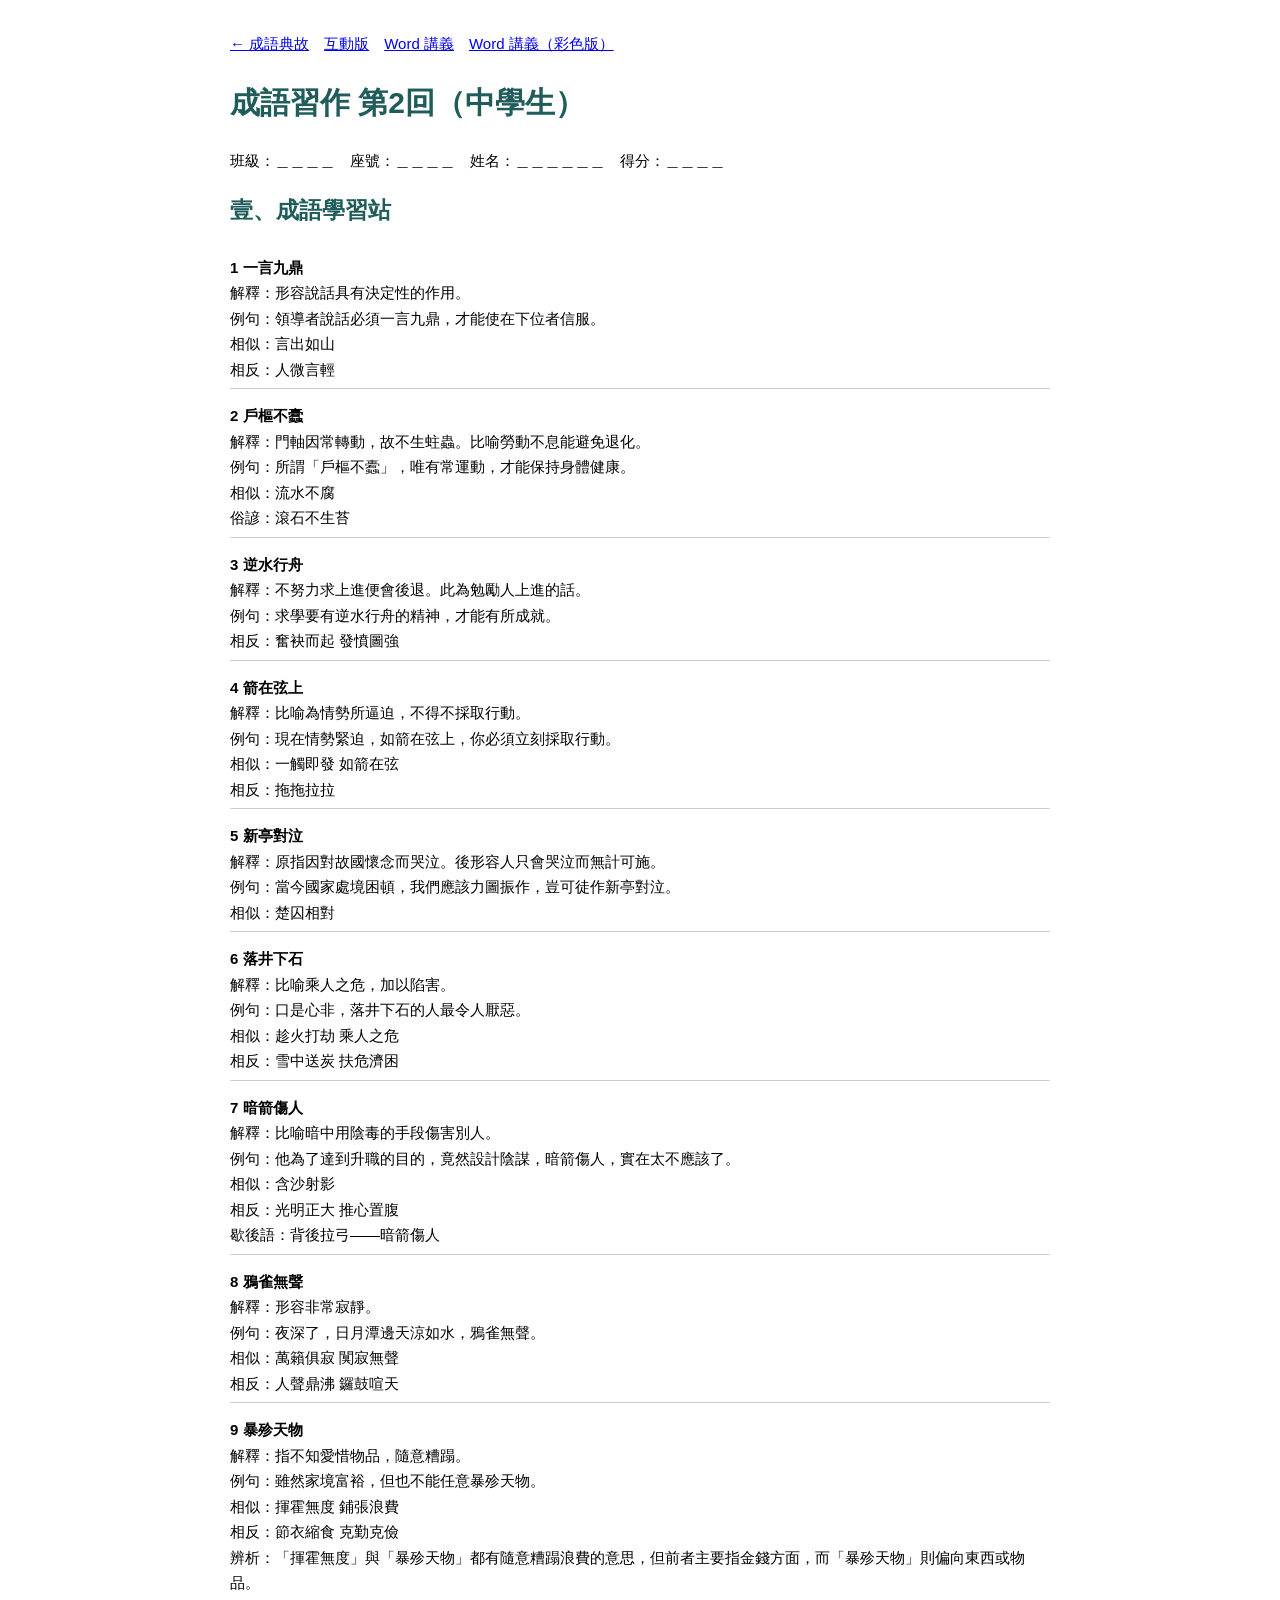
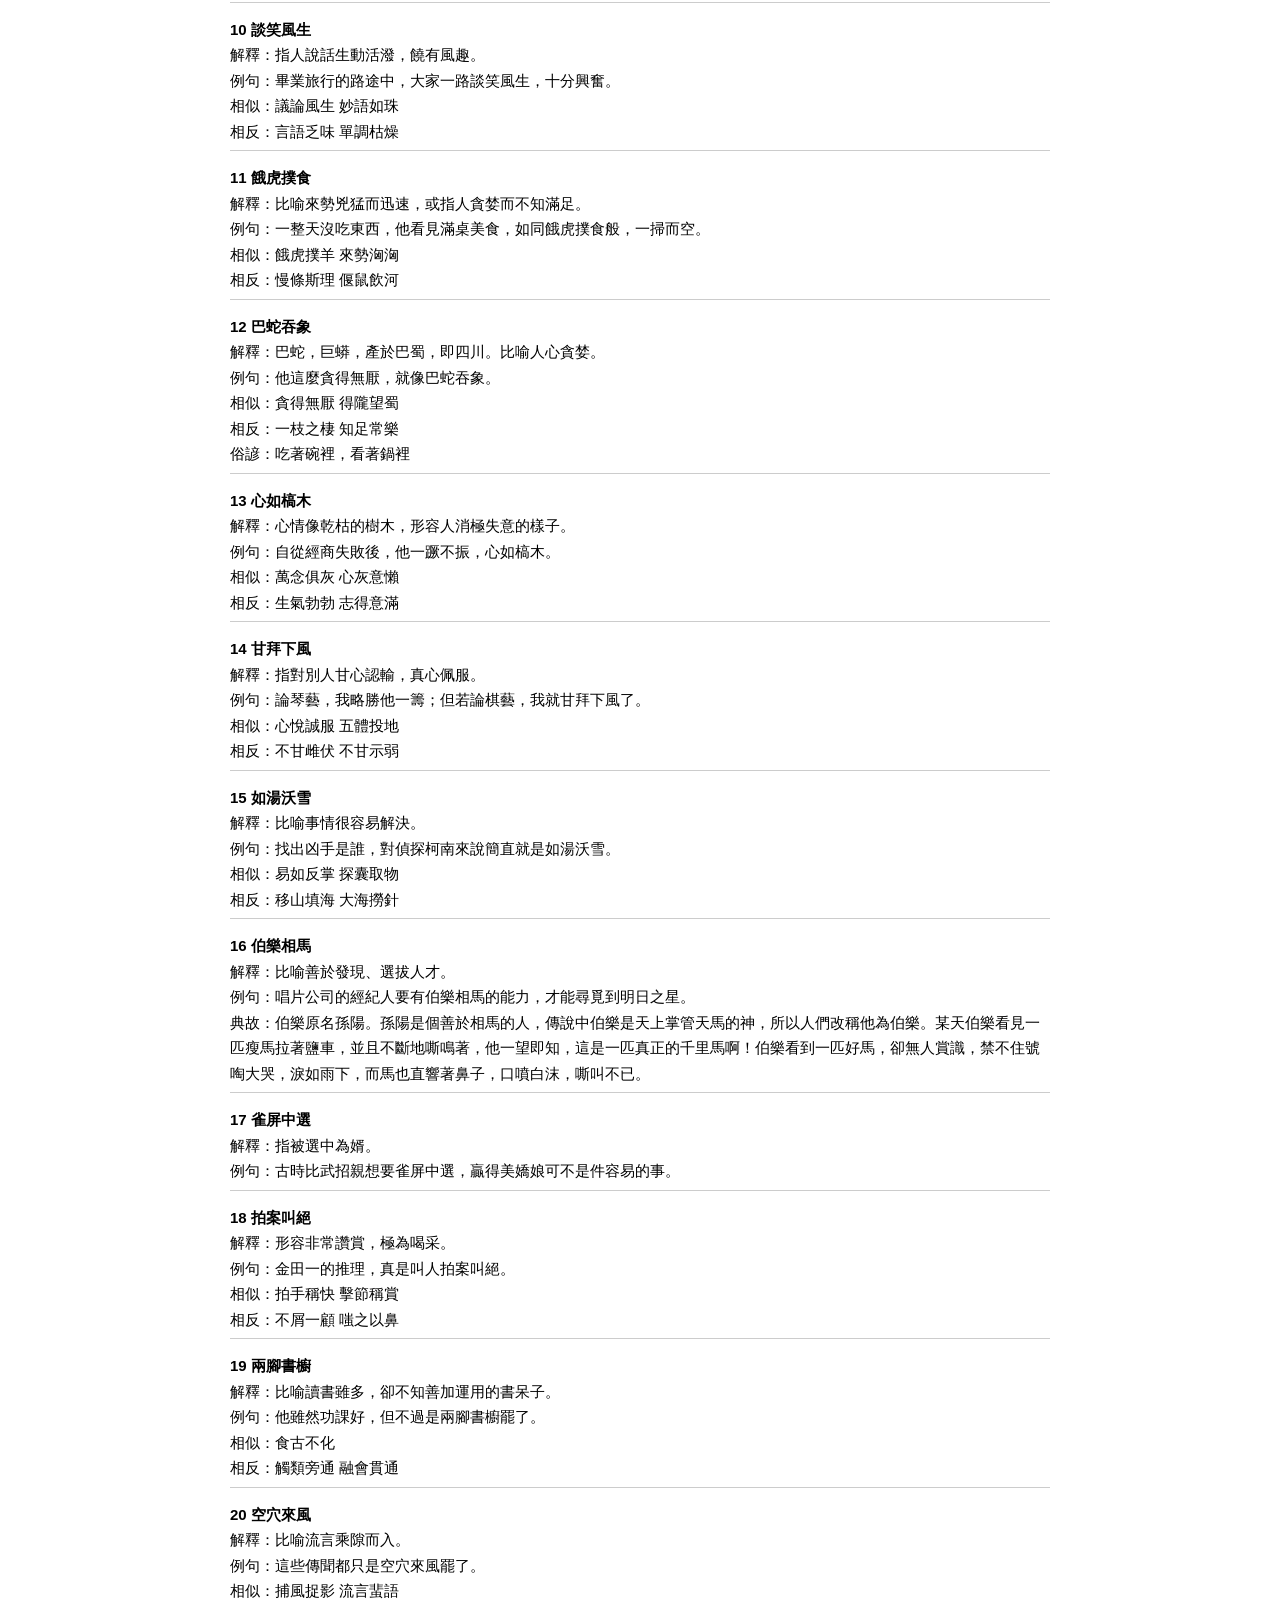
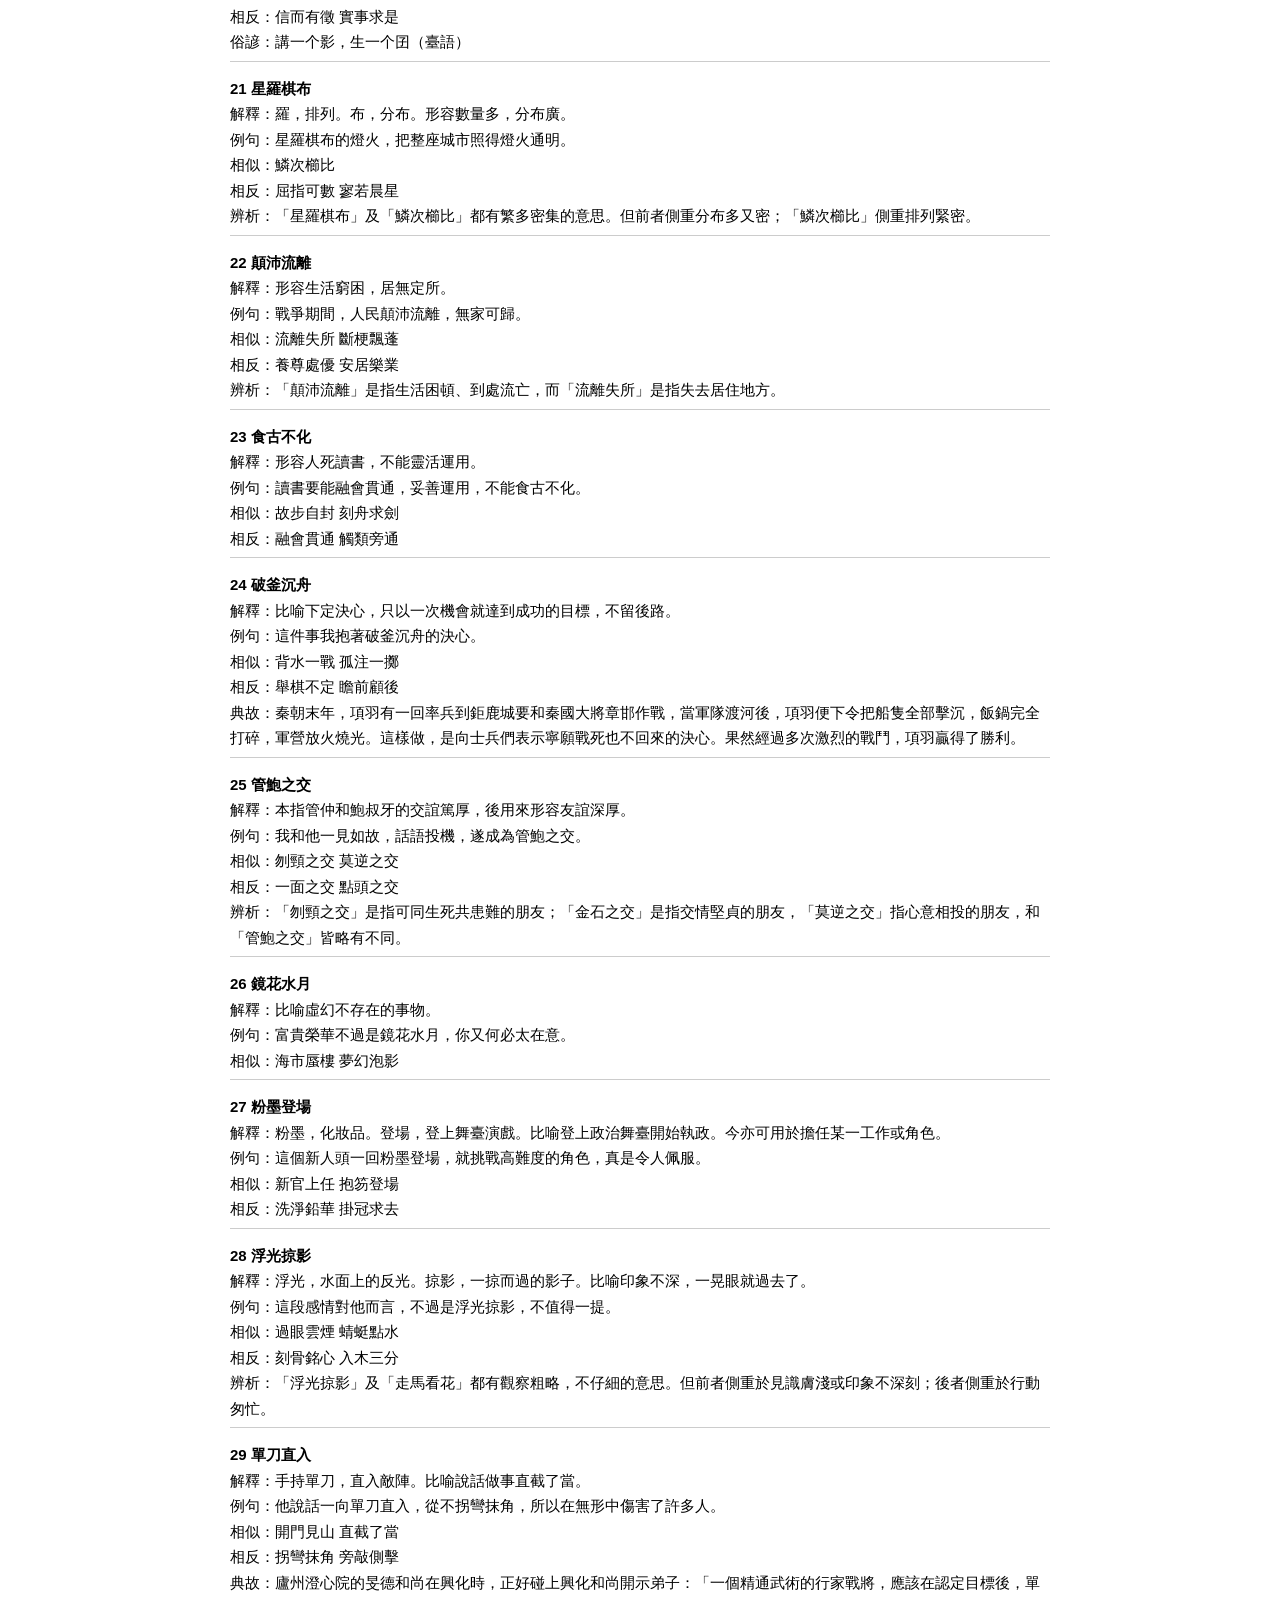
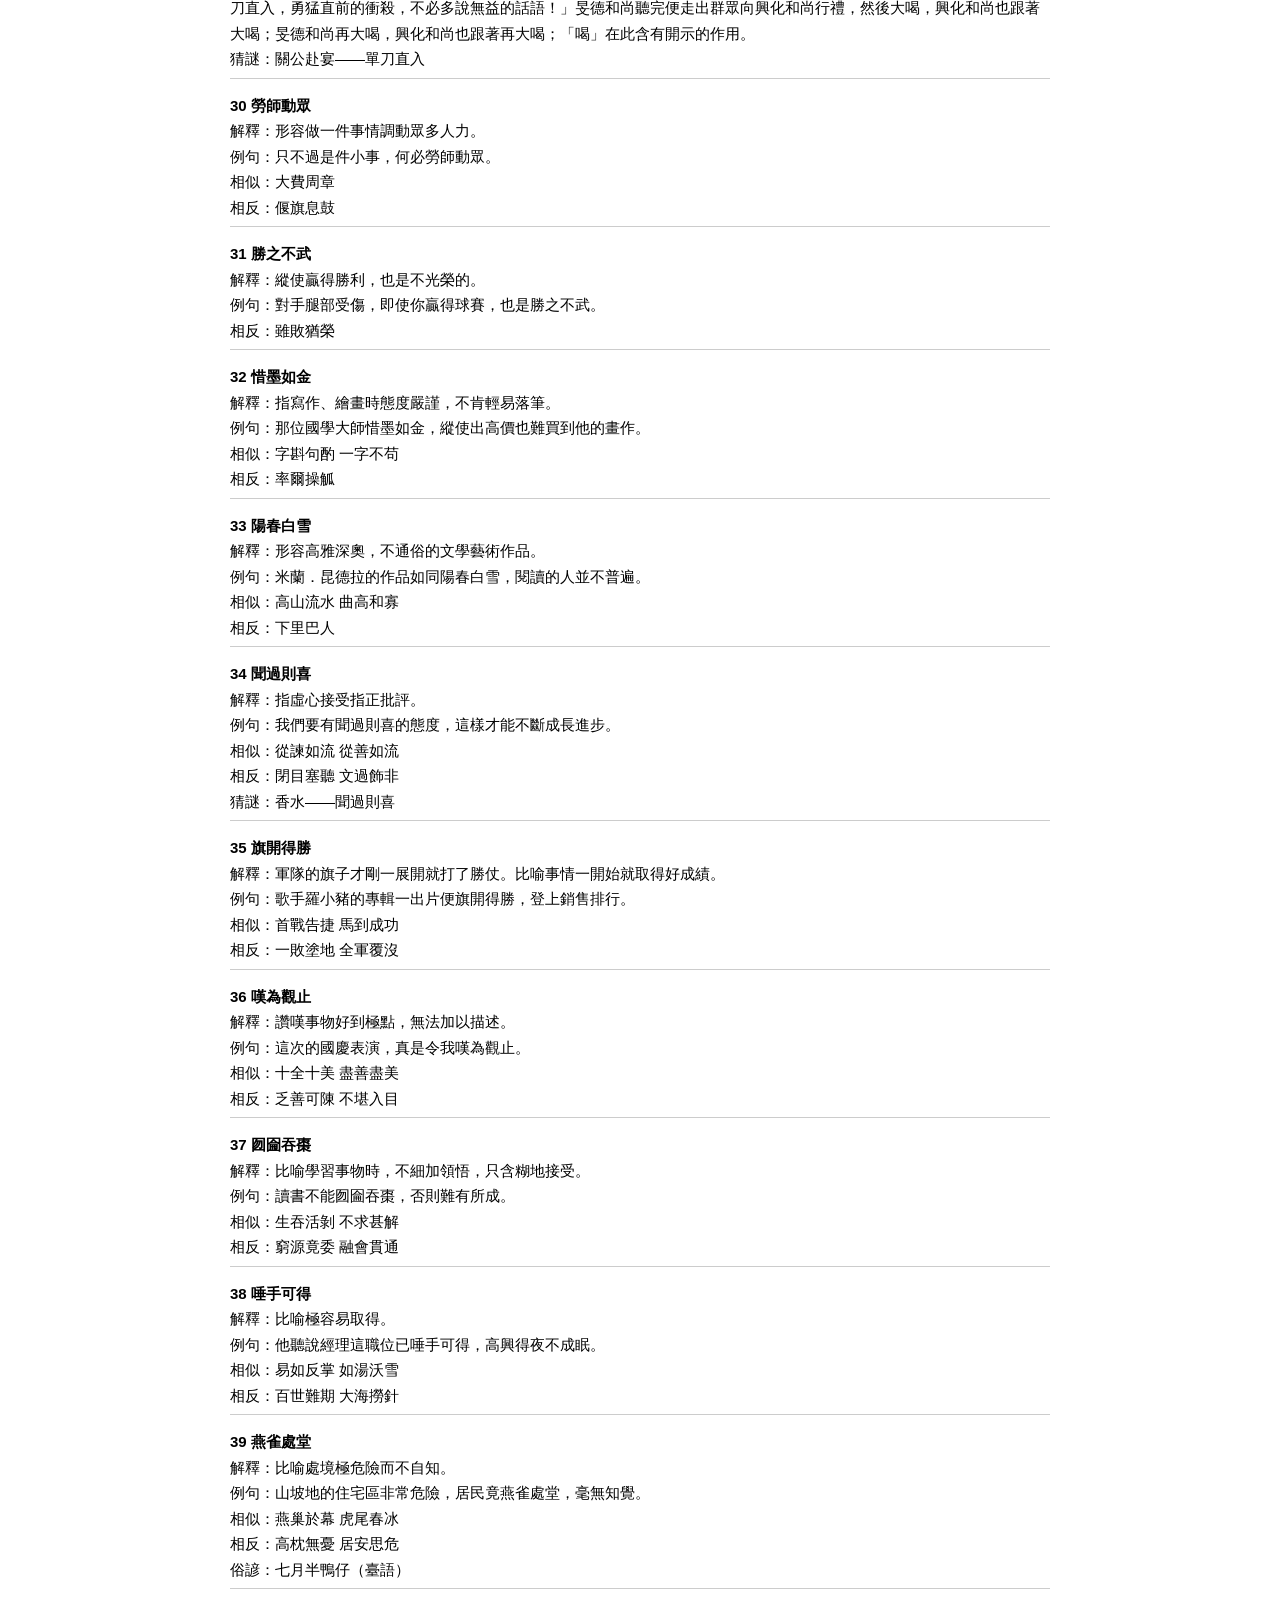
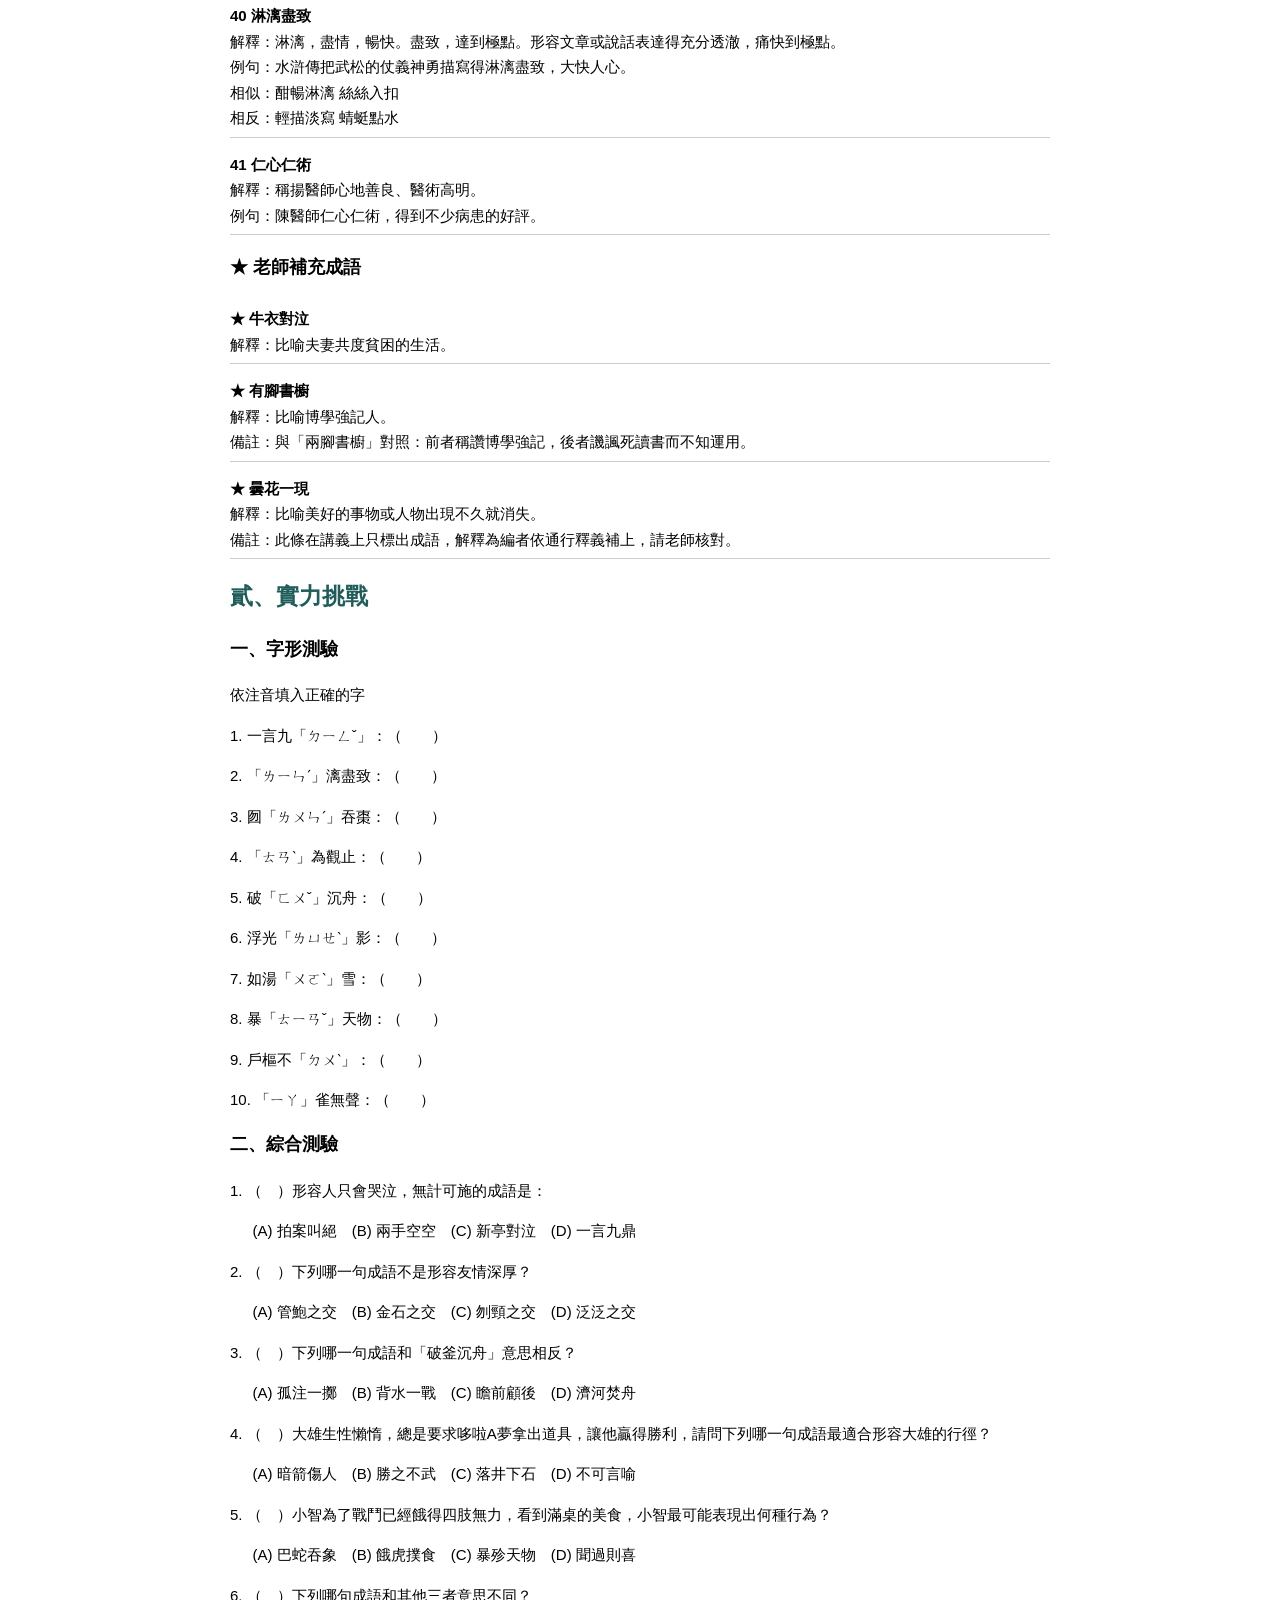
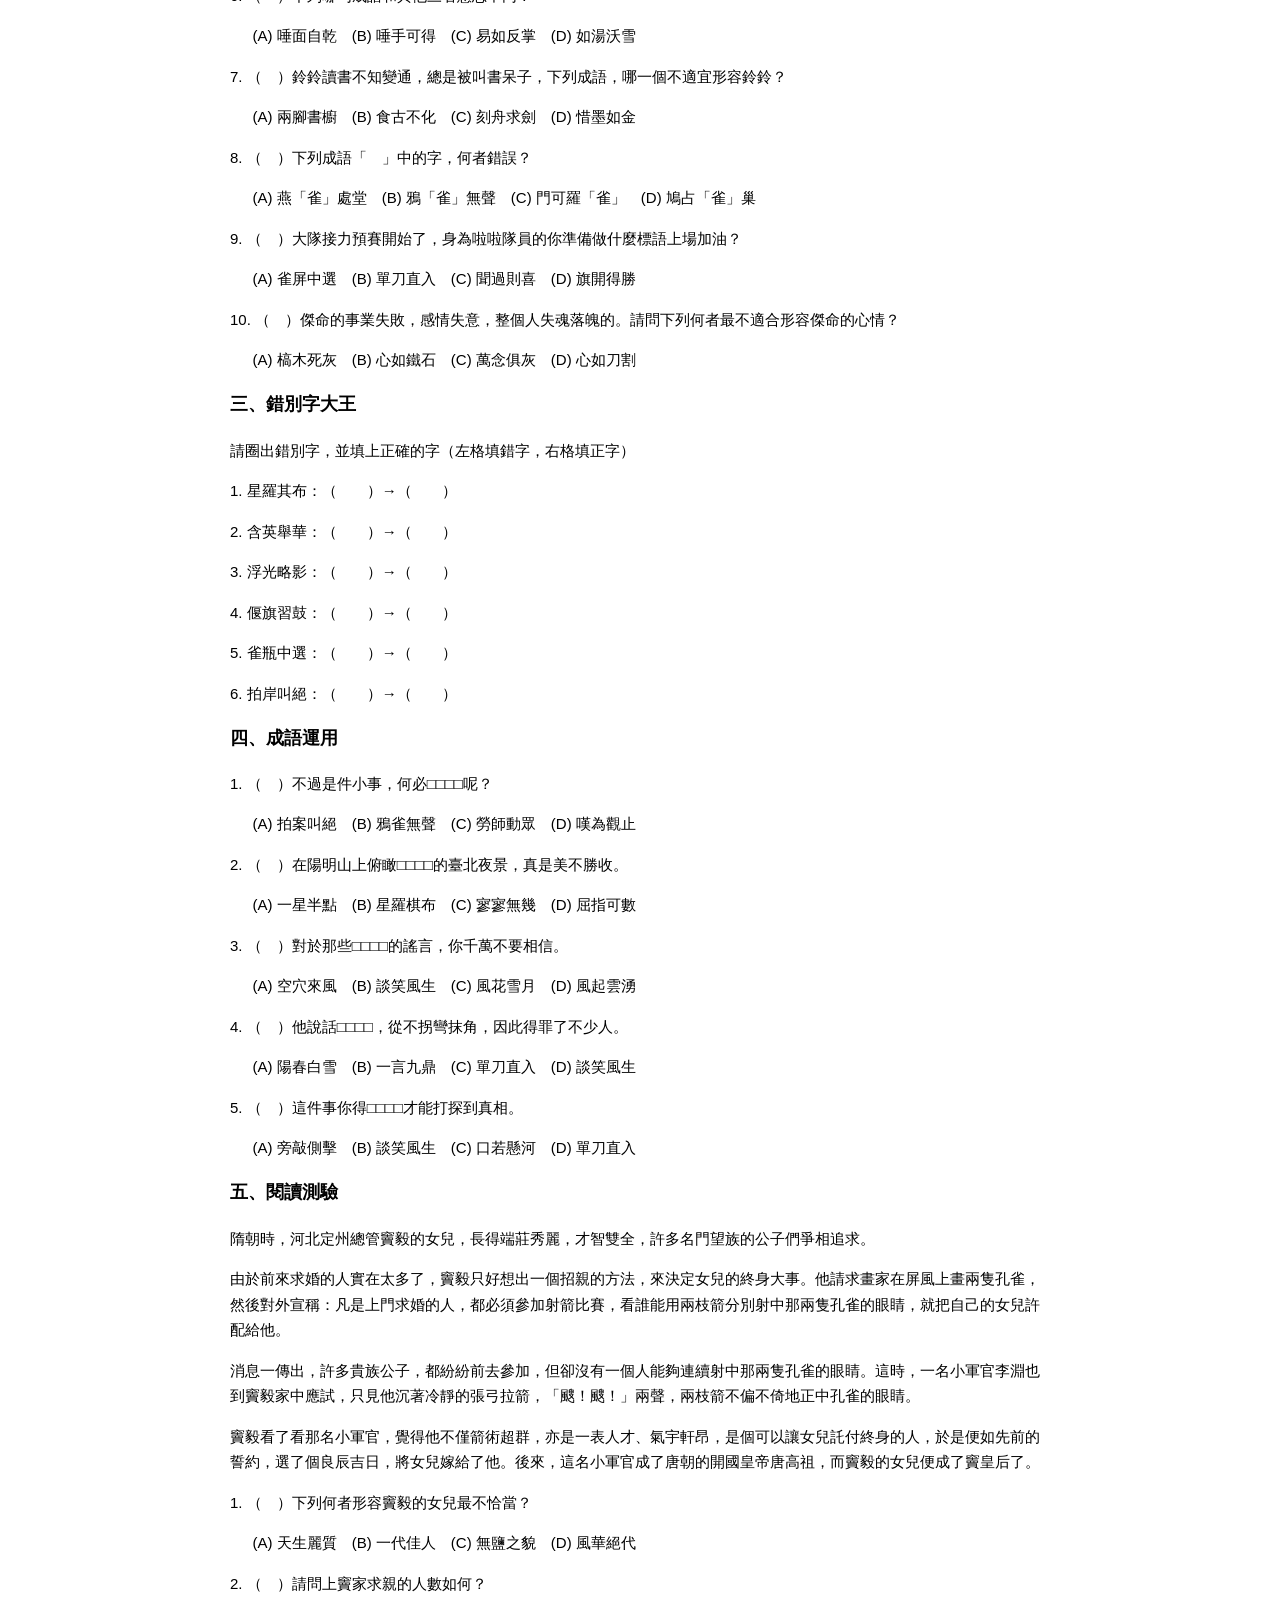
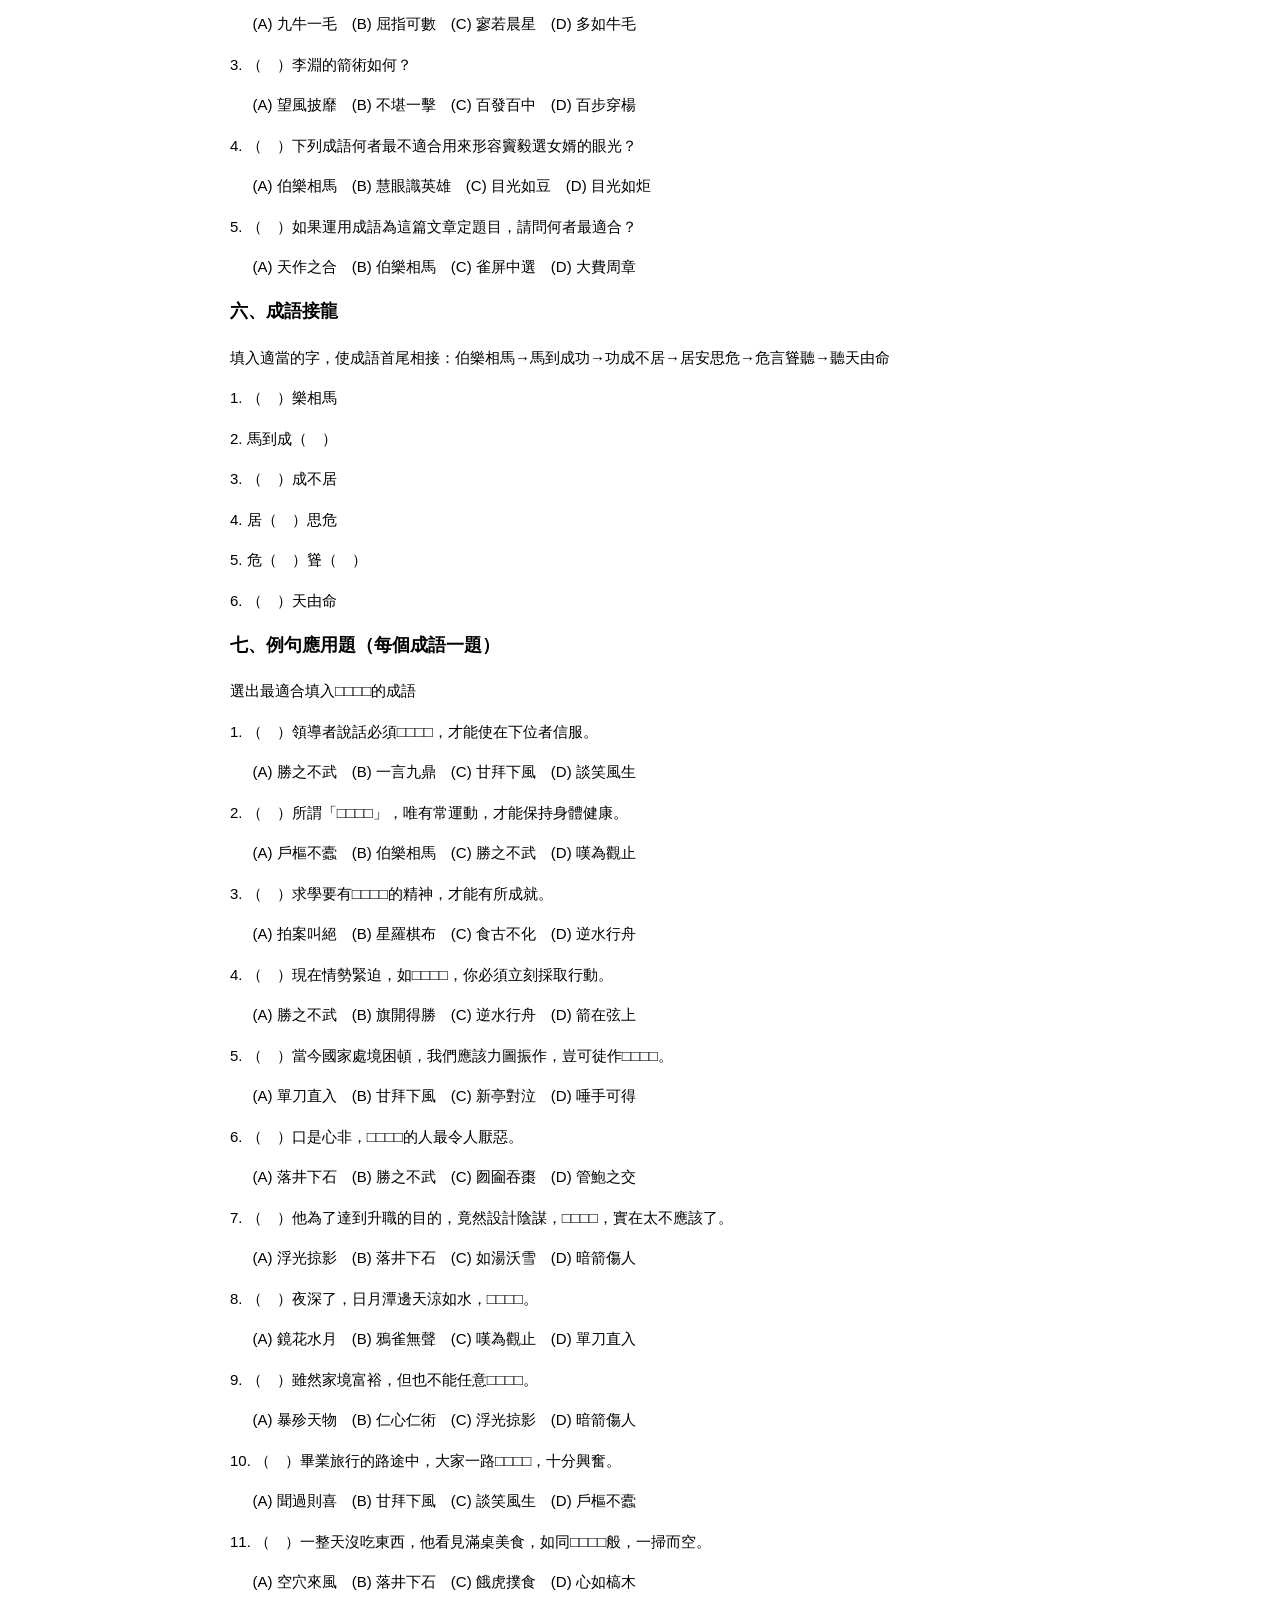
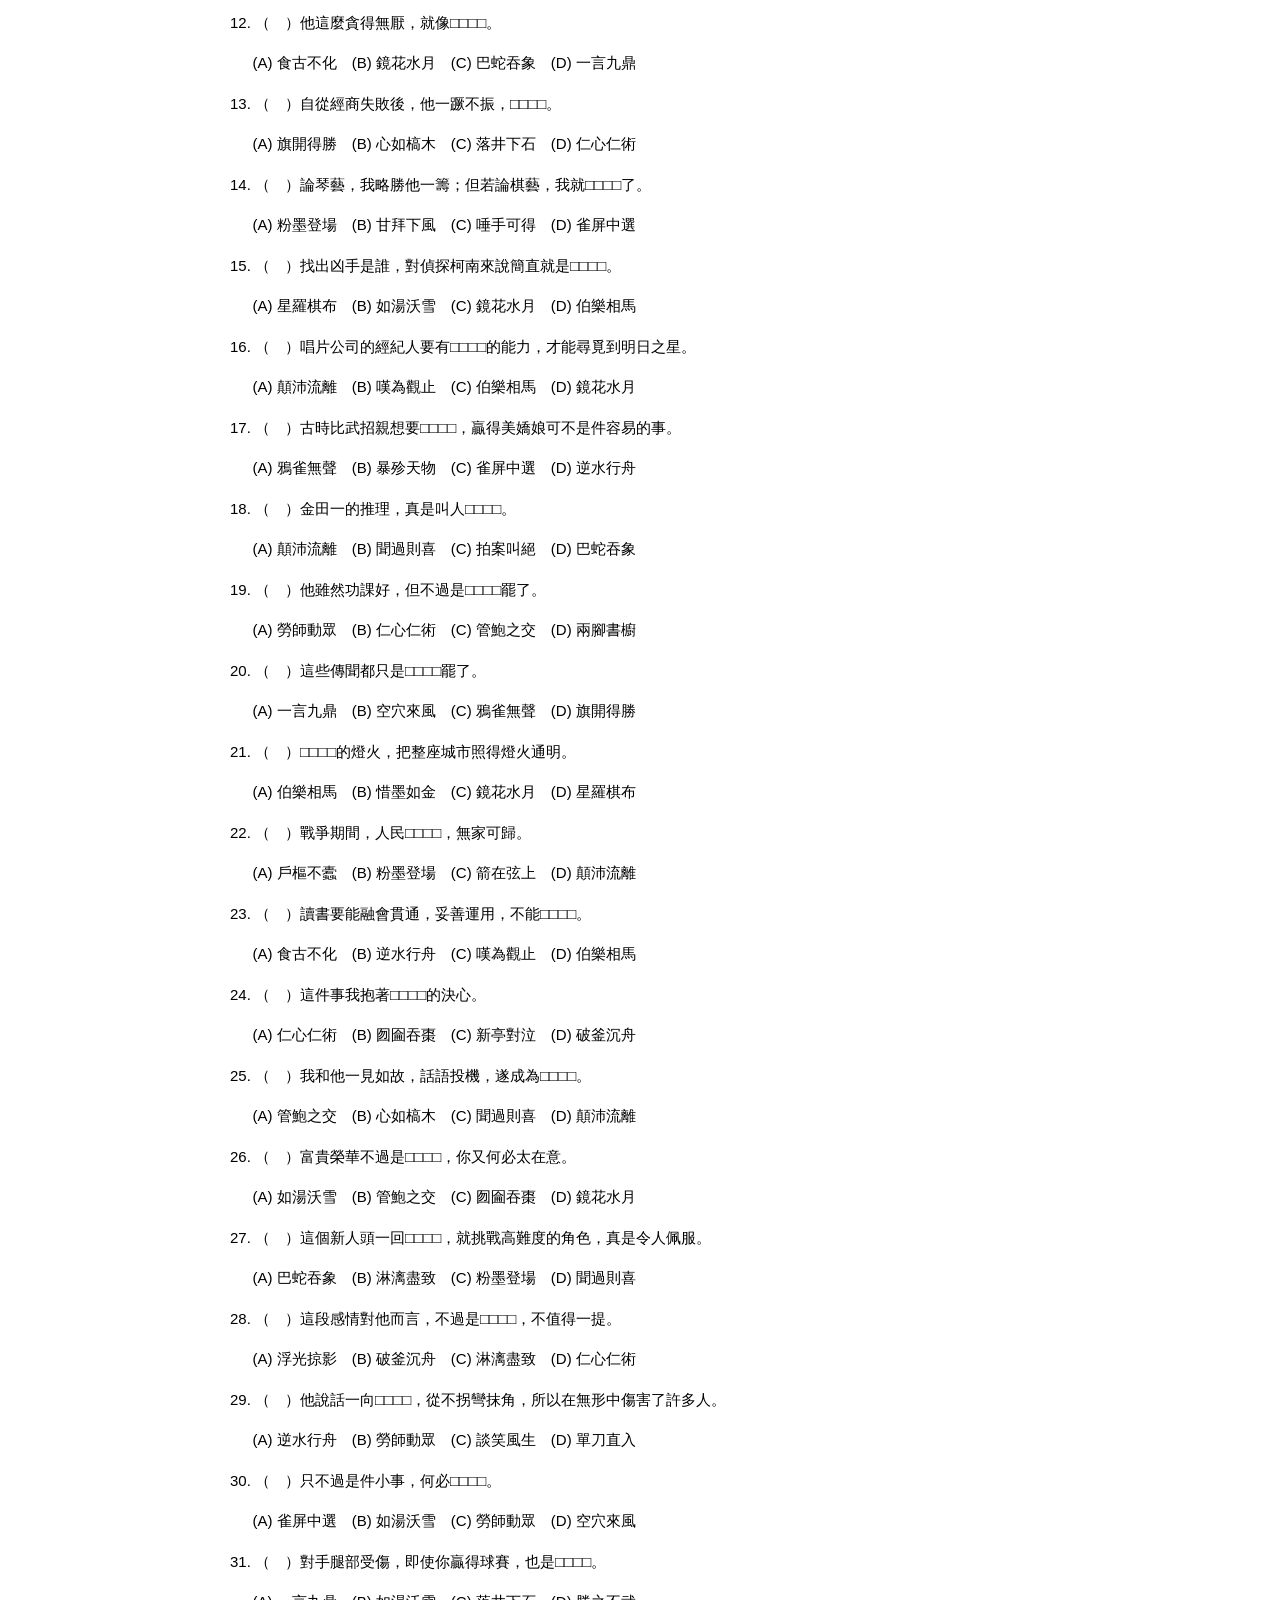
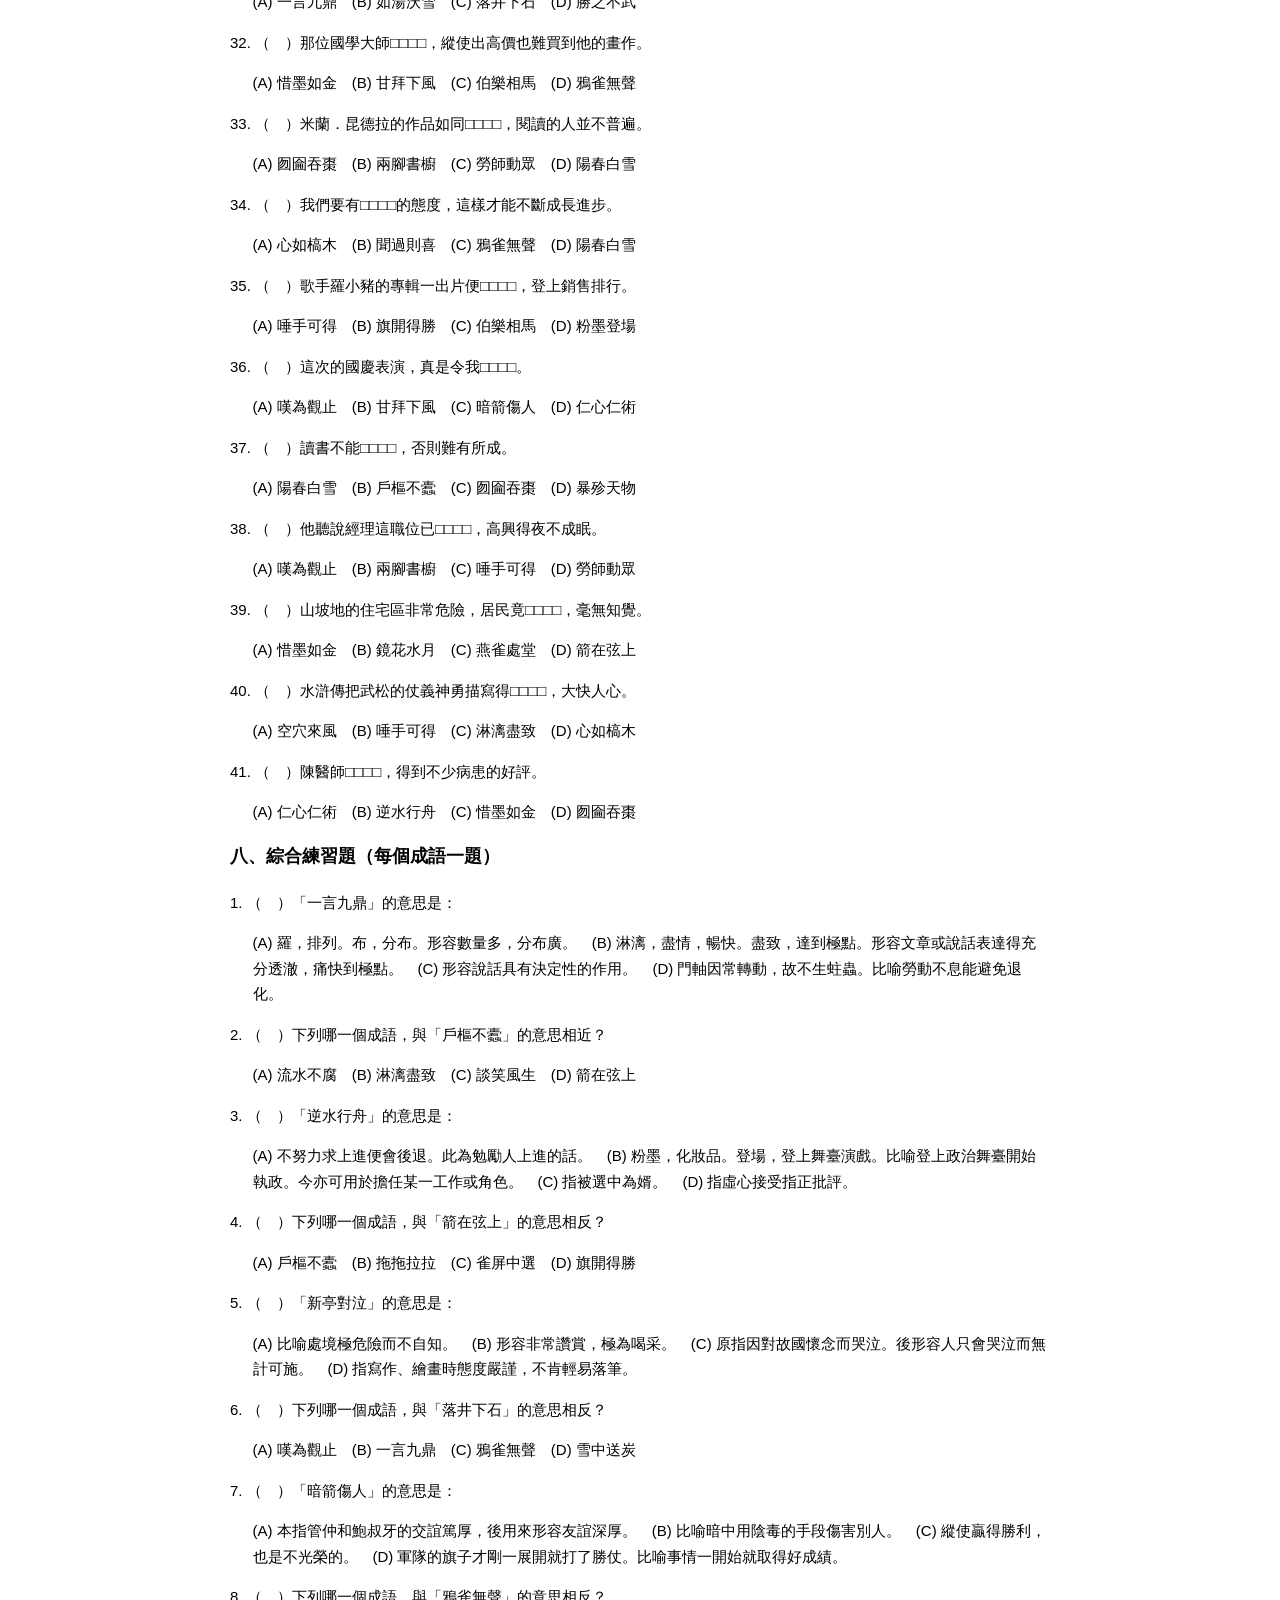
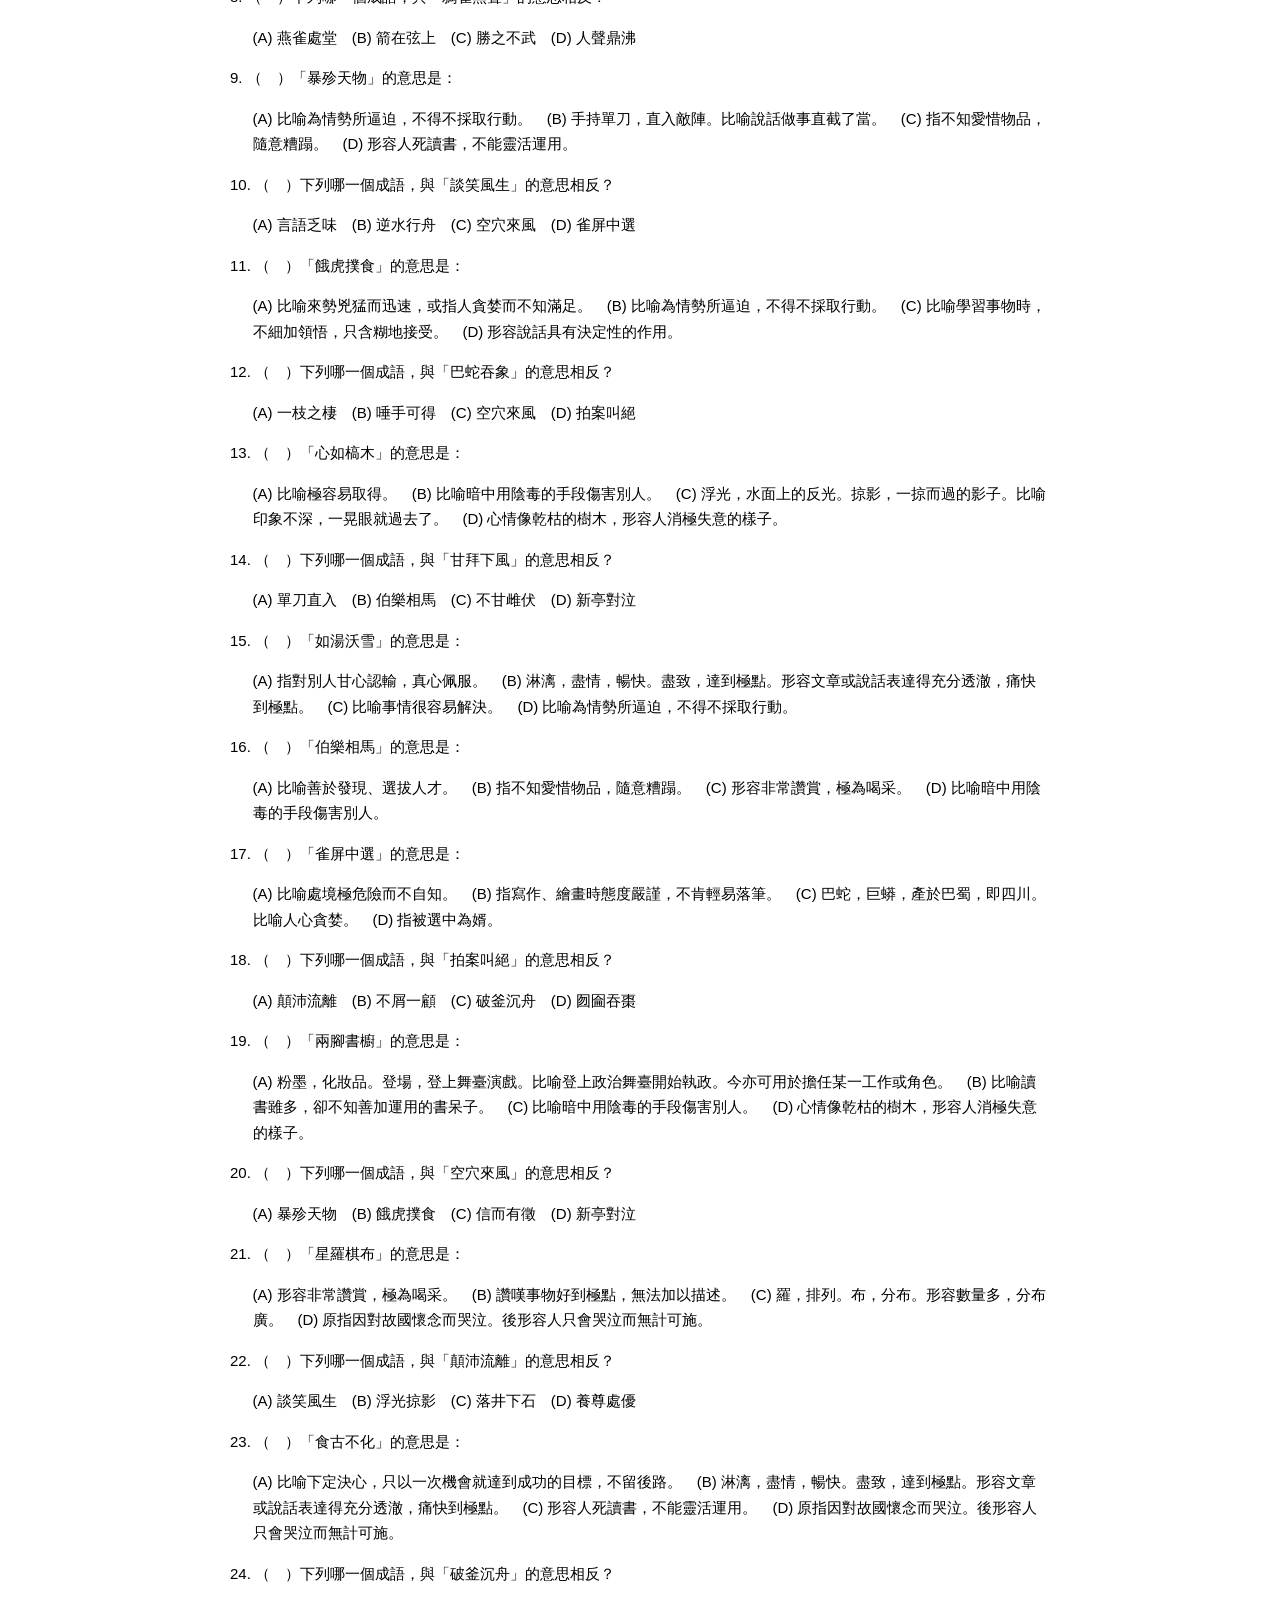
<file: static.html>
<!DOCTYPE html><html lang="zh-Hant"><head><meta charset="utf-8"><meta name="viewport" content="width=device-width, initial-scale=1"><title>成語習作 第2回｜講義版</title>
<style>body{font:15px/1.7 "Noto Sans TC","Microsoft JhengHei",sans-serif;color:#000;background:#fff;max-width:820px;margin:auto;padding:16px}h1,h2{color:#1f5c5a}.c{break-inside:avoid;margin:8px 0;padding:6px 0;border-bottom:1px solid #ccc}.q{break-inside:avoid;margin:6px 0}.o{margin:0 0 4px 1.5em}.pb{break-before:page}@media print{.np{display:none}}</style></head><body>
<p class="np"><a href="../">← 成語典故</a>　<a href="./">互動版</a>　<a href="xizuo-2-handout.docx">Word 講義</a>　<a href="xizuo-2-handout-color.docx">Word 講義（彩色版）</a></p>
<h1>成語習作 第2回（中學生）</h1><p>班級：＿＿＿＿　座號：＿＿＿＿　姓名：＿＿＿＿＿＿　得分：＿＿＿＿</p>
<h2>壹、成語學習站</h2><div class="c"><b>1 一言九鼎</b><br>解釋：形容說話具有決定性的作用。<br>例句：領導者說話必須一言九鼎，才能使在下位者信服。<br>相似：言出如山<br>相反：人微言輕</div><div class="c"><b>2 戶樞不蠹</b><br>解釋：門軸因常轉動，故不生蛀蟲。比喻勞動不息能避免退化。<br>例句：所謂「戶樞不蠹」，唯有常運動，才能保持身體健康。<br>相似：流水不腐<br>俗諺：滾石不生苔</div><div class="c"><b>3 逆水行舟</b><br>解釋：不努力求上進便會後退。此為勉勵人上進的話。<br>例句：求學要有逆水行舟的精神，才能有所成就。<br>相反：奮袂而起 發憤圖強</div><div class="c"><b>4 箭在弦上</b><br>解釋：比喻為情勢所逼迫，不得不採取行動。<br>例句：現在情勢緊迫，如箭在弦上，你必須立刻採取行動。<br>相似：一觸即發 如箭在弦<br>相反：拖拖拉拉</div><div class="c"><b>5 新亭對泣</b><br>解釋：原指因對故國懷念而哭泣。後形容人只會哭泣而無計可施。<br>例句：當今國家處境困頓，我們應該力圖振作，豈可徒作新亭對泣。<br>相似：楚囚相對</div><div class="c"><b>6 落井下石</b><br>解釋：比喻乘人之危，加以陷害。<br>例句：口是心非，落井下石的人最令人厭惡。<br>相似：趁火打劫 乘人之危<br>相反：雪中送炭 扶危濟困</div><div class="c"><b>7 暗箭傷人</b><br>解釋：比喻暗中用陰毒的手段傷害別人。<br>例句：他為了達到升職的目的，竟然設計陰謀，暗箭傷人，實在太不應該了。<br>相似：含沙射影<br>相反：光明正大 推心置腹<br>歇後語：背後拉弓——暗箭傷人</div><div class="c"><b>8 鴉雀無聲</b><br>解釋：形容非常寂靜。<br>例句：夜深了，日月潭邊天涼如水，鴉雀無聲。<br>相似：萬籟俱寂 闃寂無聲<br>相反：人聲鼎沸 鑼鼓喧天</div><div class="c"><b>9 暴殄天物</b><br>解釋：指不知愛惜物品，隨意糟蹋。<br>例句：雖然家境富裕，但也不能任意暴殄天物。<br>相似：揮霍無度 鋪張浪費<br>相反：節衣縮食 克勤克儉<br>辨析：「揮霍無度」與「暴殄天物」都有隨意糟蹋浪費的意思，但前者主要指金錢方面，而「暴殄天物」則偏向東西或物品。</div><div class="c"><b>10 談笑風生</b><br>解釋：指人說話生動活潑，饒有風趣。<br>例句：畢業旅行的路途中，大家一路談笑風生，十分興奮。<br>相似：議論風生 妙語如珠<br>相反：言語乏味 單調枯燥</div><div class="c"><b>11 餓虎撲食</b><br>解釋：比喻來勢兇猛而迅速，或指人貪婪而不知滿足。<br>例句：一整天沒吃東西，他看見滿桌美食，如同餓虎撲食般，一掃而空。<br>相似：餓虎撲羊 來勢洶洶<br>相反：慢條斯理 偃鼠飲河</div><div class="c"><b>12 巴蛇吞象</b><br>解釋：巴蛇，巨蟒，產於巴蜀，即四川。比喻人心貪婪。<br>例句：他這麼貪得無厭，就像巴蛇吞象。<br>相似：貪得無厭 得隴望蜀<br>相反：一枝之棲 知足常樂<br>俗諺：吃著碗裡，看著鍋裡</div><div class="c"><b>13 心如槁木</b><br>解釋：心情像乾枯的樹木，形容人消極失意的樣子。<br>例句：自從經商失敗後，他一蹶不振，心如槁木。<br>相似：萬念俱灰 心灰意懶<br>相反：生氣勃勃 志得意滿</div><div class="c"><b>14 甘拜下風</b><br>解釋：指對別人甘心認輸，真心佩服。<br>例句：論琴藝，我略勝他一籌；但若論棋藝，我就甘拜下風了。<br>相似：心悅誠服 五體投地<br>相反：不甘雌伏 不甘示弱</div><div class="c"><b>15 如湯沃雪</b><br>解釋：比喻事情很容易解決。<br>例句：找出凶手是誰，對偵探柯南來說簡直就是如湯沃雪。<br>相似：易如反掌 探囊取物<br>相反：移山填海 大海撈針</div><div class="c"><b>16 伯樂相馬</b><br>解釋：比喻善於發現、選拔人才。<br>例句：唱片公司的經紀人要有伯樂相馬的能力，才能尋覓到明日之星。<br>典故：伯樂原名孫陽。孫陽是個善於相馬的人，傳說中伯樂是天上掌管天馬的神，所以人們改稱他為伯樂。某天伯樂看見一匹瘦馬拉著鹽車，並且不斷地嘶鳴著，他一望即知，這是一匹真正的千里馬啊！伯樂看到一匹好馬，卻無人賞識，禁不住號啕大哭，淚如雨下，而馬也直響著鼻子，口噴白沫，嘶叫不已。</div><div class="c"><b>17 雀屏中選</b><br>解釋：指被選中為婿。<br>例句：古時比武招親想要雀屏中選，贏得美嬌娘可不是件容易的事。</div><div class="c"><b>18 拍案叫絕</b><br>解釋：形容非常讚賞，極為喝采。<br>例句：金田一的推理，真是叫人拍案叫絕。<br>相似：拍手稱快 擊節稱賞<br>相反：不屑一顧 嗤之以鼻</div><div class="c"><b>19 兩腳書櫥</b><br>解釋：比喻讀書雖多，卻不知善加運用的書呆子。<br>例句：他雖然功課好，但不過是兩腳書櫥罷了。<br>相似：食古不化<br>相反：觸類旁通 融會貫通</div><div class="c"><b>20 空穴來風</b><br>解釋：比喻流言乘隙而入。<br>例句：這些傳聞都只是空穴來風罷了。<br>相似：捕風捉影 流言蜚語<br>相反：信而有徵 實事求是<br>俗諺：講一个影，生一个囝（臺語）</div><div class="c"><b>21 星羅棋布</b><br>解釋：羅，排列。布，分布。形容數量多，分布廣。<br>例句：星羅棋布的燈火，把整座城市照得燈火通明。<br>相似：鱗次櫛比<br>相反：屈指可數 寥若晨星<br>辨析：「星羅棋布」及「鱗次櫛比」都有繁多密集的意思。但前者側重分布多又密；「鱗次櫛比」側重排列緊密。</div><div class="c"><b>22 顛沛流離</b><br>解釋：形容生活窮困，居無定所。<br>例句：戰爭期間，人民顛沛流離，無家可歸。<br>相似：流離失所 斷梗飄蓬<br>相反：養尊處優 安居樂業<br>辨析：「顛沛流離」是指生活困頓、到處流亡，而「流離失所」是指失去居住地方。</div><div class="c"><b>23 食古不化</b><br>解釋：形容人死讀書，不能靈活運用。<br>例句：讀書要能融會貫通，妥善運用，不能食古不化。<br>相似：故步自封 刻舟求劍<br>相反：融會貫通 觸類旁通</div><div class="c"><b>24 破釜沉舟</b><br>解釋：比喻下定決心，只以一次機會就達到成功的目標，不留後路。<br>例句：這件事我抱著破釜沉舟的決心。<br>相似：背水一戰 孤注一擲<br>相反：舉棋不定 瞻前顧後<br>典故：秦朝末年，項羽有一回率兵到鉅鹿城要和秦國大將章邯作戰，當軍隊渡河後，項羽便下令把船隻全部擊沉，飯鍋完全打碎，軍營放火燒光。這樣做，是向士兵們表示寧願戰死也不回來的決心。果然經過多次激烈的戰鬥，項羽贏得了勝利。</div><div class="c"><b>25 管鮑之交</b><br>解釋：本指管仲和鮑叔牙的交誼篤厚，後用來形容友誼深厚。<br>例句：我和他一見如故，話語投機，遂成為管鮑之交。<br>相似：刎頸之交 莫逆之交<br>相反：一面之交 點頭之交<br>辨析：「刎頸之交」是指可同生死共患難的朋友；「金石之交」是指交情堅貞的朋友，「莫逆之交」指心意相投的朋友，和「管鮑之交」皆略有不同。</div><div class="c"><b>26 鏡花水月</b><br>解釋：比喻虛幻不存在的事物。<br>例句：富貴榮華不過是鏡花水月，你又何必太在意。<br>相似：海市蜃樓 夢幻泡影</div><div class="c"><b>27 粉墨登場</b><br>解釋：粉墨，化妝品。登場，登上舞臺演戲。比喻登上政治舞臺開始執政。今亦可用於擔任某一工作或角色。<br>例句：這個新人頭一回粉墨登場，就挑戰高難度的角色，真是令人佩服。<br>相似：新官上任 抱笏登場<br>相反：洗淨鉛華 掛冠求去</div><div class="c"><b>28 浮光掠影</b><br>解釋：浮光，水面上的反光。掠影，一掠而過的影子。比喻印象不深，一晃眼就過去了。<br>例句：這段感情對他而言，不過是浮光掠影，不值得一提。<br>相似：過眼雲煙 蜻蜓點水<br>相反：刻骨銘心 入木三分<br>辨析：「浮光掠影」及「走馬看花」都有觀察粗略，不仔細的意思。但前者側重於見識膚淺或印象不深刻；後者側重於行動匆忙。</div><div class="c"><b>29 單刀直入</b><br>解釋：手持單刀，直入敵陣。比喻說話做事直截了當。<br>例句：他說話一向單刀直入，從不拐彎抹角，所以在無形中傷害了許多人。<br>相似：開門見山 直截了當<br>相反：拐彎抹角 旁敲側擊<br>典故：廬州澄心院的旻德和尚在興化時，正好碰上興化和尚開示弟子：「一個精通武術的行家戰將，應該在認定目標後，單刀直入，勇猛直前的衝殺，不必多說無益的話語！」旻德和尚聽完便走出群眾向興化和尚行禮，然後大喝，興化和尚也跟著大喝；旻德和尚再大喝，興化和尚也跟著再大喝；「喝」在此含有開示的作用。<br>猜謎：關公赴宴——單刀直入</div><div class="c"><b>30 勞師動眾</b><br>解釋：形容做一件事情調動眾多人力。<br>例句：只不過是件小事，何必勞師動眾。<br>相似：大費周章<br>相反：偃旗息鼓</div><div class="c"><b>31 勝之不武</b><br>解釋：縱使贏得勝利，也是不光榮的。<br>例句：對手腿部受傷，即使你贏得球賽，也是勝之不武。<br>相反：雖敗猶榮</div><div class="c"><b>32 惜墨如金</b><br>解釋：指寫作、繪畫時態度嚴謹，不肯輕易落筆。<br>例句：那位國學大師惜墨如金，縱使出高價也難買到他的畫作。<br>相似：字斟句酌 一字不苟<br>相反：率爾操觚</div><div class="c"><b>33 陽春白雪</b><br>解釋：形容高雅深奧，不通俗的文學藝術作品。<br>例句：米蘭．昆德拉的作品如同陽春白雪，閱讀的人並不普遍。<br>相似：高山流水 曲高和寡<br>相反：下里巴人</div><div class="c"><b>34 聞過則喜</b><br>解釋：指虛心接受指正批評。<br>例句：我們要有聞過則喜的態度，這樣才能不斷成長進步。<br>相似：從諫如流 從善如流<br>相反：閉目塞聽 文過飾非<br>猜謎：香水——聞過則喜</div><div class="c"><b>35 旗開得勝</b><br>解釋：軍隊的旗子才剛一展開就打了勝仗。比喻事情一開始就取得好成績。<br>例句：歌手羅小豬的專輯一出片便旗開得勝，登上銷售排行。<br>相似：首戰告捷 馬到成功<br>相反：一敗塗地 全軍覆沒</div><div class="c"><b>36 嘆為觀止</b><br>解釋：讚嘆事物好到極點，無法加以描述。<br>例句：這次的國慶表演，真是令我嘆為觀止。<br>相似：十全十美 盡善盡美<br>相反：乏善可陳 不堪入目</div><div class="c"><b>37 囫圇吞棗</b><br>解釋：比喻學習事物時，不細加領悟，只含糊地接受。<br>例句：讀書不能囫圇吞棗，否則難有所成。<br>相似：生吞活剝 不求甚解<br>相反：窮源竟委 融會貫通</div><div class="c"><b>38 唾手可得</b><br>解釋：比喻極容易取得。<br>例句：他聽說經理這職位已唾手可得，高興得夜不成眠。<br>相似：易如反掌 如湯沃雪<br>相反：百世難期 大海撈針</div><div class="c"><b>39 燕雀處堂</b><br>解釋：比喻處境極危險而不自知。<br>例句：山坡地的住宅區非常危險，居民竟燕雀處堂，毫無知覺。<br>相似：燕巢於幕 虎尾春冰<br>相反：高枕無憂 居安思危<br>俗諺：七月半鴨仔（臺語）</div><div class="c"><b>40 淋漓盡致</b><br>解釋：淋漓，盡情，暢快。盡致，達到極點。形容文章或說話表達得充分透澈，痛快到極點。<br>例句：水滸傳把武松的仗義神勇描寫得淋漓盡致，大快人心。<br>相似：酣暢淋漓 絲絲入扣<br>相反：輕描淡寫 蜻蜓點水</div><div class="c"><b>41 仁心仁術</b><br>解釋：稱揚醫師心地善良、醫術高明。<br>例句：陳醫師仁心仁術，得到不少病患的好評。</div><h3>★ 老師補充成語</h3><div class="c"><b>★ 牛衣對泣</b><br>解釋：比喻夫妻共度貧困的生活。</div><div class="c"><b>★ 有腳書櫥</b><br>解釋：比喻博學強記人。<br>備註：與「兩腳書櫥」對照：前者稱讚博學強記，後者譏諷死讀書而不知運用。</div><div class="c"><b>★ 曇花一現</b><br>解釋：比喻美好的事物或人物出現不久就消失。<br>備註：此條在講義上只標出成語，解釋為編者依通行釋義補上，請老師核對。</div><h2 class="pb">貳、實力挑戰</h2><h3>一、字形測驗</h3><p>依注音填入正確的字</p><p>1. 一言九「ㄉㄧㄥˇ」：（　　）</p><p>2. 「ㄌㄧㄣˊ」漓盡致：（　　）</p><p>3. 囫「ㄌㄨㄣˊ」吞棗：（　　）</p><p>4. 「ㄊㄢˋ」為觀止：（　　）</p><p>5. 破「ㄈㄨˇ」沉舟：（　　）</p><p>6. 浮光「ㄌㄩㄝˋ」影：（　　）</p><p>7. 如湯「ㄨㄛˋ」雪：（　　）</p><p>8. 暴「ㄊㄧㄢˇ」天物：（　　）</p><p>9. 戶樞不「ㄉㄨˋ」：（　　）</p><p>10. 「ㄧㄚ」雀無聲：（　　）</p><h3>二、綜合測驗</h3><div class="q"><p>1. （　）形容人只會哭泣，無計可施的成語是：</p><p class="o">(A) 拍案叫絕　(B) 兩手空空　(C) 新亭對泣　(D) 一言九鼎</p></div><div class="q"><p>2. （　）下列哪一句成語不是形容友情深厚？</p><p class="o">(A) 管鮑之交　(B) 金石之交　(C) 刎頸之交　(D) 泛泛之交</p></div><div class="q"><p>3. （　）下列哪一句成語和「破釜沉舟」意思相反？</p><p class="o">(A) 孤注一擲　(B) 背水一戰　(C) 瞻前顧後　(D) 濟河焚舟</p></div><div class="q"><p>4. （　）大雄生性懶惰，總是要求哆啦A夢拿出道具，讓他贏得勝利，請問下列哪一句成語最適合形容大雄的行徑？</p><p class="o">(A) 暗箭傷人　(B) 勝之不武　(C) 落井下石　(D) 不可言喻</p></div><div class="q"><p>5. （　）小智為了戰鬥已經餓得四肢無力，看到滿桌的美食，小智最可能表現出何種行為？</p><p class="o">(A) 巴蛇吞象　(B) 餓虎撲食　(C) 暴殄天物　(D) 聞過則喜</p></div><div class="q"><p>6. （　）下列哪句成語和其他三者意思不同？</p><p class="o">(A) 唾面自乾　(B) 唾手可得　(C) 易如反掌　(D) 如湯沃雪</p></div><div class="q"><p>7. （　）鈴鈴讀書不知變通，總是被叫書呆子，下列成語，哪一個不適宜形容鈴鈴？</p><p class="o">(A) 兩腳書櫥　(B) 食古不化　(C) 刻舟求劍　(D) 惜墨如金</p></div><div class="q"><p>8. （　）下列成語「　」中的字，何者錯誤？</p><p class="o">(A) 燕「雀」處堂　(B) 鴉「雀」無聲　(C) 門可羅「雀」　(D) 鳩占「雀」巢</p></div><div class="q"><p>9. （　）大隊接力預賽開始了，身為啦啦隊員的你準備做什麼標語上場加油？</p><p class="o">(A) 雀屏中選　(B) 單刀直入　(C) 聞過則喜　(D) 旗開得勝</p></div><div class="q"><p>10. （　）傑命的事業失敗，感情失意，整個人失魂落魄的。請問下列何者最不適合形容傑命的心情？</p><p class="o">(A) 槁木死灰　(B) 心如鐵石　(C) 萬念俱灰　(D) 心如刀割</p></div><h3>三、錯別字大王</h3><p>請圈出錯別字，並填上正確的字（左格填錯字，右格填正字）</p><p>1. 星羅其布：（　　）→（　　）</p><p>2. 含英舉華：（　　）→（　　）</p><p>3. 浮光略影：（　　）→（　　）</p><p>4. 偃旗習鼓：（　　）→（　　）</p><p>5. 雀瓶中選：（　　）→（　　）</p><p>6. 拍岸叫絕：（　　）→（　　）</p><h3>四、成語運用</h3><div class="q"><p>1. （　）不過是件小事，何必□□□□呢？</p><p class="o">(A) 拍案叫絕　(B) 鴉雀無聲　(C) 勞師動眾　(D) 嘆為觀止</p></div><div class="q"><p>2. （　）在陽明山上俯瞰□□□□的臺北夜景，真是美不勝收。</p><p class="o">(A) 一星半點　(B) 星羅棋布　(C) 寥寥無幾　(D) 屈指可數</p></div><div class="q"><p>3. （　）對於那些□□□□的謠言，你千萬不要相信。</p><p class="o">(A) 空穴來風　(B) 談笑風生　(C) 風花雪月　(D) 風起雲湧</p></div><div class="q"><p>4. （　）他說話□□□□，從不拐彎抹角，因此得罪了不少人。</p><p class="o">(A) 陽春白雪　(B) 一言九鼎　(C) 單刀直入　(D) 談笑風生</p></div><div class="q"><p>5. （　）這件事你得□□□□才能打探到真相。</p><p class="o">(A) 旁敲側擊　(B) 談笑風生　(C) 口若懸河　(D) 單刀直入</p></div><h3>五、閱讀測驗</h3><p>隋朝時，河北定州總管竇毅的女兒，長得端莊秀麗，才智雙全，許多名門望族的公子們爭相追求。</p><p>由於前來求婚的人實在太多了，竇毅只好想出一個招親的方法，來決定女兒的終身大事。他請求畫家在屏風上畫兩隻孔雀，然後對外宣稱：凡是上門求婚的人，都必須參加射箭比賽，看誰能用兩枝箭分別射中那兩隻孔雀的眼睛，就把自己的女兒許配給他。</p><p>消息一傳出，許多貴族公子，都紛紛前去參加，但卻沒有一個人能夠連續射中那兩隻孔雀的眼睛。這時，一名小軍官李淵也到竇毅家中應試，只見他沉著冷靜的張弓拉箭，「颼！颼！」兩聲，兩枝箭不偏不倚地正中孔雀的眼睛。</p><p>竇毅看了看那名小軍官，覺得他不僅箭術超群，亦是一表人才、氣宇軒昂，是個可以讓女兒託付終身的人，於是便如先前的誓約，選了個良辰吉日，將女兒嫁給了他。後來，這名小軍官成了唐朝的開國皇帝唐高祖，而竇毅的女兒便成了竇皇后了。</p><div class="q"><p>1. （　）下列何者形容竇毅的女兒最不恰當？</p><p class="o">(A) 天生麗質　(B) 一代佳人　(C) 無鹽之貌　(D) 風華絕代</p></div><div class="q"><p>2. （　）請問上竇家求親的人數如何？</p><p class="o">(A) 九牛一毛　(B) 屈指可數　(C) 寥若晨星　(D) 多如牛毛</p></div><div class="q"><p>3. （　）李淵的箭術如何？</p><p class="o">(A) 望風披靡　(B) 不堪一擊　(C) 百發百中　(D) 百步穿楊</p></div><div class="q"><p>4. （　）下列成語何者最不適合用來形容竇毅選女婿的眼光？</p><p class="o">(A) 伯樂相馬　(B) 慧眼識英雄　(C) 目光如豆　(D) 目光如炬</p></div><div class="q"><p>5. （　）如果運用成語為這篇文章定題目，請問何者最適合？</p><p class="o">(A) 天作之合　(B) 伯樂相馬　(C) 雀屏中選　(D) 大費周章</p></div><h3>六、成語接龍</h3><p>填入適當的字，使成語首尾相接：伯樂相馬→馬到成功→功成不居→居安思危→危言聳聽→聽天由命</p><p>1. （　）樂相馬</p><p>2. 馬到成（　）</p><p>3. （　）成不居</p><p>4. 居（　）思危</p><p>5. 危（　）聳（　）</p><p>6. （　）天由命</p><h3>七、例句應用題（每個成語一題）</h3><p>選出最適合填入□□□□的成語</p><div class="q"><p>1. （　）領導者說話必須□□□□，才能使在下位者信服。</p><p class="o">(A) 勝之不武　(B) 一言九鼎　(C) 甘拜下風　(D) 談笑風生</p></div><div class="q"><p>2. （　）所謂「□□□□」，唯有常運動，才能保持身體健康。</p><p class="o">(A) 戶樞不蠹　(B) 伯樂相馬　(C) 勝之不武　(D) 嘆為觀止</p></div><div class="q"><p>3. （　）求學要有□□□□的精神，才能有所成就。</p><p class="o">(A) 拍案叫絕　(B) 星羅棋布　(C) 食古不化　(D) 逆水行舟</p></div><div class="q"><p>4. （　）現在情勢緊迫，如□□□□，你必須立刻採取行動。</p><p class="o">(A) 勝之不武　(B) 旗開得勝　(C) 逆水行舟　(D) 箭在弦上</p></div><div class="q"><p>5. （　）當今國家處境困頓，我們應該力圖振作，豈可徒作□□□□。</p><p class="o">(A) 單刀直入　(B) 甘拜下風　(C) 新亭對泣　(D) 唾手可得</p></div><div class="q"><p>6. （　）口是心非，□□□□的人最令人厭惡。</p><p class="o">(A) 落井下石　(B) 勝之不武　(C) 囫圇吞棗　(D) 管鮑之交</p></div><div class="q"><p>7. （　）他為了達到升職的目的，竟然設計陰謀，□□□□，實在太不應該了。</p><p class="o">(A) 浮光掠影　(B) 落井下石　(C) 如湯沃雪　(D) 暗箭傷人</p></div><div class="q"><p>8. （　）夜深了，日月潭邊天涼如水，□□□□。</p><p class="o">(A) 鏡花水月　(B) 鴉雀無聲　(C) 嘆為觀止　(D) 單刀直入</p></div><div class="q"><p>9. （　）雖然家境富裕，但也不能任意□□□□。</p><p class="o">(A) 暴殄天物　(B) 仁心仁術　(C) 浮光掠影　(D) 暗箭傷人</p></div><div class="q"><p>10. （　）畢業旅行的路途中，大家一路□□□□，十分興奮。</p><p class="o">(A) 聞過則喜　(B) 甘拜下風　(C) 談笑風生　(D) 戶樞不蠹</p></div><div class="q"><p>11. （　）一整天沒吃東西，他看見滿桌美食，如同□□□□般，一掃而空。</p><p class="o">(A) 空穴來風　(B) 落井下石　(C) 餓虎撲食　(D) 心如槁木</p></div><div class="q"><p>12. （　）他這麼貪得無厭，就像□□□□。</p><p class="o">(A) 食古不化　(B) 鏡花水月　(C) 巴蛇吞象　(D) 一言九鼎</p></div><div class="q"><p>13. （　）自從經商失敗後，他一蹶不振，□□□□。</p><p class="o">(A) 旗開得勝　(B) 心如槁木　(C) 落井下石　(D) 仁心仁術</p></div><div class="q"><p>14. （　）論琴藝，我略勝他一籌；但若論棋藝，我就□□□□了。</p><p class="o">(A) 粉墨登場　(B) 甘拜下風　(C) 唾手可得　(D) 雀屏中選</p></div><div class="q"><p>15. （　）找出凶手是誰，對偵探柯南來說簡直就是□□□□。</p><p class="o">(A) 星羅棋布　(B) 如湯沃雪　(C) 鏡花水月　(D) 伯樂相馬</p></div><div class="q"><p>16. （　）唱片公司的經紀人要有□□□□的能力，才能尋覓到明日之星。</p><p class="o">(A) 顛沛流離　(B) 嘆為觀止　(C) 伯樂相馬　(D) 鏡花水月</p></div><div class="q"><p>17. （　）古時比武招親想要□□□□，贏得美嬌娘可不是件容易的事。</p><p class="o">(A) 鴉雀無聲　(B) 暴殄天物　(C) 雀屏中選　(D) 逆水行舟</p></div><div class="q"><p>18. （　）金田一的推理，真是叫人□□□□。</p><p class="o">(A) 顛沛流離　(B) 聞過則喜　(C) 拍案叫絕　(D) 巴蛇吞象</p></div><div class="q"><p>19. （　）他雖然功課好，但不過是□□□□罷了。</p><p class="o">(A) 勞師動眾　(B) 仁心仁術　(C) 管鮑之交　(D) 兩腳書櫥</p></div><div class="q"><p>20. （　）這些傳聞都只是□□□□罷了。</p><p class="o">(A) 一言九鼎　(B) 空穴來風　(C) 鴉雀無聲　(D) 旗開得勝</p></div><div class="q"><p>21. （　）□□□□的燈火，把整座城市照得燈火通明。</p><p class="o">(A) 伯樂相馬　(B) 惜墨如金　(C) 鏡花水月　(D) 星羅棋布</p></div><div class="q"><p>22. （　）戰爭期間，人民□□□□，無家可歸。</p><p class="o">(A) 戶樞不蠹　(B) 粉墨登場　(C) 箭在弦上　(D) 顛沛流離</p></div><div class="q"><p>23. （　）讀書要能融會貫通，妥善運用，不能□□□□。</p><p class="o">(A) 食古不化　(B) 逆水行舟　(C) 嘆為觀止　(D) 伯樂相馬</p></div><div class="q"><p>24. （　）這件事我抱著□□□□的決心。</p><p class="o">(A) 仁心仁術　(B) 囫圇吞棗　(C) 新亭對泣　(D) 破釜沉舟</p></div><div class="q"><p>25. （　）我和他一見如故，話語投機，遂成為□□□□。</p><p class="o">(A) 管鮑之交　(B) 心如槁木　(C) 聞過則喜　(D) 顛沛流離</p></div><div class="q"><p>26. （　）富貴榮華不過是□□□□，你又何必太在意。</p><p class="o">(A) 如湯沃雪　(B) 管鮑之交　(C) 囫圇吞棗　(D) 鏡花水月</p></div><div class="q"><p>27. （　）這個新人頭一回□□□□，就挑戰高難度的角色，真是令人佩服。</p><p class="o">(A) 巴蛇吞象　(B) 淋漓盡致　(C) 粉墨登場　(D) 聞過則喜</p></div><div class="q"><p>28. （　）這段感情對他而言，不過是□□□□，不值得一提。</p><p class="o">(A) 浮光掠影　(B) 破釜沉舟　(C) 淋漓盡致　(D) 仁心仁術</p></div><div class="q"><p>29. （　）他說話一向□□□□，從不拐彎抹角，所以在無形中傷害了許多人。</p><p class="o">(A) 逆水行舟　(B) 勞師動眾　(C) 談笑風生　(D) 單刀直入</p></div><div class="q"><p>30. （　）只不過是件小事，何必□□□□。</p><p class="o">(A) 雀屏中選　(B) 如湯沃雪　(C) 勞師動眾　(D) 空穴來風</p></div><div class="q"><p>31. （　）對手腿部受傷，即使你贏得球賽，也是□□□□。</p><p class="o">(A) 一言九鼎　(B) 如湯沃雪　(C) 落井下石　(D) 勝之不武</p></div><div class="q"><p>32. （　）那位國學大師□□□□，縱使出高價也難買到他的畫作。</p><p class="o">(A) 惜墨如金　(B) 甘拜下風　(C) 伯樂相馬　(D) 鴉雀無聲</p></div><div class="q"><p>33. （　）米蘭．昆德拉的作品如同□□□□，閱讀的人並不普遍。</p><p class="o">(A) 囫圇吞棗　(B) 兩腳書櫥　(C) 勞師動眾　(D) 陽春白雪</p></div><div class="q"><p>34. （　）我們要有□□□□的態度，這樣才能不斷成長進步。</p><p class="o">(A) 心如槁木　(B) 聞過則喜　(C) 鴉雀無聲　(D) 陽春白雪</p></div><div class="q"><p>35. （　）歌手羅小豬的專輯一出片便□□□□，登上銷售排行。</p><p class="o">(A) 唾手可得　(B) 旗開得勝　(C) 伯樂相馬　(D) 粉墨登場</p></div><div class="q"><p>36. （　）這次的國慶表演，真是令我□□□□。</p><p class="o">(A) 嘆為觀止　(B) 甘拜下風　(C) 暗箭傷人　(D) 仁心仁術</p></div><div class="q"><p>37. （　）讀書不能□□□□，否則難有所成。</p><p class="o">(A) 陽春白雪　(B) 戶樞不蠹　(C) 囫圇吞棗　(D) 暴殄天物</p></div><div class="q"><p>38. （　）他聽說經理這職位已□□□□，高興得夜不成眠。</p><p class="o">(A) 嘆為觀止　(B) 兩腳書櫥　(C) 唾手可得　(D) 勞師動眾</p></div><div class="q"><p>39. （　）山坡地的住宅區非常危險，居民竟□□□□，毫無知覺。</p><p class="o">(A) 惜墨如金　(B) 鏡花水月　(C) 燕雀處堂　(D) 箭在弦上</p></div><div class="q"><p>40. （　）水滸傳把武松的仗義神勇描寫得□□□□，大快人心。</p><p class="o">(A) 空穴來風　(B) 唾手可得　(C) 淋漓盡致　(D) 心如槁木</p></div><div class="q"><p>41. （　）陳醫師□□□□，得到不少病患的好評。</p><p class="o">(A) 仁心仁術　(B) 逆水行舟　(C) 惜墨如金　(D) 囫圇吞棗</p></div><h3>八、綜合練習題（每個成語一題）</h3><div class="q"><p>1. （　）「一言九鼎」的意思是：</p><p class="o">(A) 羅，排列。布，分布。形容數量多，分布廣。　(B) 淋漓，盡情，暢快。盡致，達到極點。形容文章或說話表達得充分透澈，痛快到極點。　(C) 形容說話具有決定性的作用。　(D) 門軸因常轉動，故不生蛀蟲。比喻勞動不息能避免退化。</p></div><div class="q"><p>2. （　）下列哪一個成語，與「戶樞不蠹」的意思相近？</p><p class="o">(A) 流水不腐　(B) 淋漓盡致　(C) 談笑風生　(D) 箭在弦上</p></div><div class="q"><p>3. （　）「逆水行舟」的意思是：</p><p class="o">(A) 不努力求上進便會後退。此為勉勵人上進的話。　(B) 粉墨，化妝品。登場，登上舞臺演戲。比喻登上政治舞臺開始執政。今亦可用於擔任某一工作或角色。　(C) 指被選中為婿。　(D) 指虛心接受指正批評。</p></div><div class="q"><p>4. （　）下列哪一個成語，與「箭在弦上」的意思相反？</p><p class="o">(A) 戶樞不蠹　(B) 拖拖拉拉　(C) 雀屏中選　(D) 旗開得勝</p></div><div class="q"><p>5. （　）「新亭對泣」的意思是：</p><p class="o">(A) 比喻處境極危險而不自知。　(B) 形容非常讚賞，極為喝采。　(C) 原指因對故國懷念而哭泣。後形容人只會哭泣而無計可施。　(D) 指寫作、繪畫時態度嚴謹，不肯輕易落筆。</p></div><div class="q"><p>6. （　）下列哪一個成語，與「落井下石」的意思相反？</p><p class="o">(A) 嘆為觀止　(B) 一言九鼎　(C) 鴉雀無聲　(D) 雪中送炭</p></div><div class="q"><p>7. （　）「暗箭傷人」的意思是：</p><p class="o">(A) 本指管仲和鮑叔牙的交誼篤厚，後用來形容友誼深厚。　(B) 比喻暗中用陰毒的手段傷害別人。　(C) 縱使贏得勝利，也是不光榮的。　(D) 軍隊的旗子才剛一展開就打了勝仗。比喻事情一開始就取得好成績。</p></div><div class="q"><p>8. （　）下列哪一個成語，與「鴉雀無聲」的意思相反？</p><p class="o">(A) 燕雀處堂　(B) 箭在弦上　(C) 勝之不武　(D) 人聲鼎沸</p></div><div class="q"><p>9. （　）「暴殄天物」的意思是：</p><p class="o">(A) 比喻為情勢所逼迫，不得不採取行動。　(B) 手持單刀，直入敵陣。比喻說話做事直截了當。　(C) 指不知愛惜物品，隨意糟蹋。　(D) 形容人死讀書，不能靈活運用。</p></div><div class="q"><p>10. （　）下列哪一個成語，與「談笑風生」的意思相反？</p><p class="o">(A) 言語乏味　(B) 逆水行舟　(C) 空穴來風　(D) 雀屏中選</p></div><div class="q"><p>11. （　）「餓虎撲食」的意思是：</p><p class="o">(A) 比喻來勢兇猛而迅速，或指人貪婪而不知滿足。　(B) 比喻為情勢所逼迫，不得不採取行動。　(C) 比喻學習事物時，不細加領悟，只含糊地接受。　(D) 形容說話具有決定性的作用。</p></div><div class="q"><p>12. （　）下列哪一個成語，與「巴蛇吞象」的意思相反？</p><p class="o">(A) 一枝之棲　(B) 唾手可得　(C) 空穴來風　(D) 拍案叫絕</p></div><div class="q"><p>13. （　）「心如槁木」的意思是：</p><p class="o">(A) 比喻極容易取得。　(B) 比喻暗中用陰毒的手段傷害別人。　(C) 浮光，水面上的反光。掠影，一掠而過的影子。比喻印象不深，一晃眼就過去了。　(D) 心情像乾枯的樹木，形容人消極失意的樣子。</p></div><div class="q"><p>14. （　）下列哪一個成語，與「甘拜下風」的意思相反？</p><p class="o">(A) 單刀直入　(B) 伯樂相馬　(C) 不甘雌伏　(D) 新亭對泣</p></div><div class="q"><p>15. （　）「如湯沃雪」的意思是：</p><p class="o">(A) 指對別人甘心認輸，真心佩服。　(B) 淋漓，盡情，暢快。盡致，達到極點。形容文章或說話表達得充分透澈，痛快到極點。　(C) 比喻事情很容易解決。　(D) 比喻為情勢所逼迫，不得不採取行動。</p></div><div class="q"><p>16. （　）「伯樂相馬」的意思是：</p><p class="o">(A) 比喻善於發現、選拔人才。　(B) 指不知愛惜物品，隨意糟蹋。　(C) 形容非常讚賞，極為喝采。　(D) 比喻暗中用陰毒的手段傷害別人。</p></div><div class="q"><p>17. （　）「雀屏中選」的意思是：</p><p class="o">(A) 比喻處境極危險而不自知。　(B) 指寫作、繪畫時態度嚴謹，不肯輕易落筆。　(C) 巴蛇，巨蟒，產於巴蜀，即四川。比喻人心貪婪。　(D) 指被選中為婿。</p></div><div class="q"><p>18. （　）下列哪一個成語，與「拍案叫絕」的意思相反？</p><p class="o">(A) 顛沛流離　(B) 不屑一顧　(C) 破釜沉舟　(D) 囫圇吞棗</p></div><div class="q"><p>19. （　）「兩腳書櫥」的意思是：</p><p class="o">(A) 粉墨，化妝品。登場，登上舞臺演戲。比喻登上政治舞臺開始執政。今亦可用於擔任某一工作或角色。　(B) 比喻讀書雖多，卻不知善加運用的書呆子。　(C) 比喻暗中用陰毒的手段傷害別人。　(D) 心情像乾枯的樹木，形容人消極失意的樣子。</p></div><div class="q"><p>20. （　）下列哪一個成語，與「空穴來風」的意思相反？</p><p class="o">(A) 暴殄天物　(B) 餓虎撲食　(C) 信而有徵　(D) 新亭對泣</p></div><div class="q"><p>21. （　）「星羅棋布」的意思是：</p><p class="o">(A) 形容非常讚賞，極為喝采。　(B) 讚嘆事物好到極點，無法加以描述。　(C) 羅，排列。布，分布。形容數量多，分布廣。　(D) 原指因對故國懷念而哭泣。後形容人只會哭泣而無計可施。</p></div><div class="q"><p>22. （　）下列哪一個成語，與「顛沛流離」的意思相反？</p><p class="o">(A) 談笑風生　(B) 浮光掠影　(C) 落井下石　(D) 養尊處優</p></div><div class="q"><p>23. （　）「食古不化」的意思是：</p><p class="o">(A) 比喻下定決心，只以一次機會就達到成功的目標，不留後路。　(B) 淋漓，盡情，暢快。盡致，達到極點。形容文章或說話表達得充分透澈，痛快到極點。　(C) 形容人死讀書，不能靈活運用。　(D) 原指因對故國懷念而哭泣。後形容人只會哭泣而無計可施。</p></div><div class="q"><p>24. （　）下列哪一個成語，與「破釜沉舟」的意思相反？</p><p class="o">(A) 暗箭傷人　(B) 舉棋不定　(C) 逆水行舟　(D) 淋漓盡致</p></div><div class="q"><p>25. （　）「管鮑之交」的意思是：</p><p class="o">(A) 粉墨，化妝品。登場，登上舞臺演戲。比喻登上政治舞臺開始執政。今亦可用於擔任某一工作或角色。　(B) 讚嘆事物好到極點，無法加以描述。　(C) 比喻下定決心，只以一次機會就達到成功的目標，不留後路。　(D) 本指管仲和鮑叔牙的交誼篤厚，後用來形容友誼深厚。</p></div><div class="q"><p>26. （　）下列哪一個成語，與「鏡花水月」的意思相近？</p><p class="o">(A) 心如槁木　(B) 勝之不武　(C) 空穴來風　(D) 海市蜃樓</p></div><div class="q"><p>27. （　）「粉墨登場」的意思是：</p><p class="o">(A) 羅，排列。布，分布。形容數量多，分布廣。　(B) 本指管仲和鮑叔牙的交誼篤厚，後用來形容友誼深厚。　(C) 粉墨，化妝品。登場，登上舞臺演戲。比喻登上政治舞臺開始執政。今亦可用於擔任某一工作或角色。　(D) 比喻乘人之危，加以陷害。</p></div><div class="q"><p>28. （　）下列哪一個成語，與「浮光掠影」的意思相反？</p><p class="o">(A) 兩腳書櫥　(B) 逆水行舟　(C) 刻骨銘心　(D) 空穴來風</p></div><div class="q"><p>29. （　）「單刀直入」的意思是：</p><p class="o">(A) 比喻來勢兇猛而迅速，或指人貪婪而不知滿足。　(B) 比喻下定決心，只以一次機會就達到成功的目標，不留後路。　(C) 手持單刀，直入敵陣。比喻說話做事直截了當。　(D) 淋漓，盡情，暢快。盡致，達到極點。形容文章或說話表達得充分透澈，痛快到極點。</p></div><div class="q"><p>30. （　）下列哪一個成語，與「勞師動眾」的意思相反？</p><p class="o">(A) 拍案叫絕　(B) 偃旗息鼓　(C) 旗開得勝　(D) 嘆為觀止</p></div><div class="q"><p>31. （　）「勝之不武」的意思是：</p><p class="o">(A) 心情像乾枯的樹木，形容人消極失意的樣子。　(B) 指虛心接受指正批評。　(C) 縱使贏得勝利，也是不光榮的。　(D) 形容人死讀書，不能靈活運用。</p></div><div class="q"><p>32. （　）下列哪一個成語，與「惜墨如金」的意思相反？</p><p class="o">(A) 鴉雀無聲　(B) 顛沛流離　(C) 甘拜下風　(D) 率爾操觚</p></div><div class="q"><p>33. （　）「陽春白雪」的意思是：</p><p class="o">(A) 形容非常讚賞，極為喝采。　(B) 形容高雅深奧，不通俗的文學藝術作品。　(C) 比喻善於發現、選拔人才。　(D) 巴蛇，巨蟒，產於巴蜀，即四川。比喻人心貪婪。</p></div><div class="q"><p>34. （　）下列哪一個成語，與「聞過則喜」的意思相反？</p><p class="o">(A) 惜墨如金　(B) 甘拜下風　(C) 閉目塞聽　(D) 談笑風生</p></div><div class="q"><p>35. （　）「旗開得勝」的意思是：</p><p class="o">(A) 形容做一件事情調動眾多人力。　(B) 指虛心接受指正批評。　(C) 比喻流言乘隙而入。　(D) 軍隊的旗子才剛一展開就打了勝仗。比喻事情一開始就取得好成績。</p></div><div class="q"><p>36. （　）下列哪一個成語，與「嘆為觀止」的意思相反？</p><p class="o">(A) 管鮑之交　(B) 乏善可陳　(C) 伯樂相馬　(D) 浮光掠影</p></div><div class="q"><p>37. （　）「囫圇吞棗」的意思是：</p><p class="o">(A) 比喻學習事物時，不細加領悟，只含糊地接受。　(B) 指人說話生動活潑，饒有風趣。　(C) 形容高雅深奧，不通俗的文學藝術作品。　(D) 指被選中為婿。</p></div><div class="q"><p>38. （　）下列哪一個成語，與「唾手可得」的意思相反？</p><p class="o">(A) 百世難期　(B) 暗箭傷人　(C) 單刀直入　(D) 粉墨登場</p></div><div class="q"><p>39. （　）「燕雀處堂」的意思是：</p><p class="o">(A) 原指因對故國懷念而哭泣。後形容人只會哭泣而無計可施。　(B) 比喻處境極危險而不自知。　(C) 本指管仲和鮑叔牙的交誼篤厚，後用來形容友誼深厚。　(D) 比喻流言乘隙而入。</p></div><div class="q"><p>40. （　）下列哪一個成語，與「淋漓盡致」的意思相反？</p><p class="o">(A) 粉墨登場　(B) 陽春白雪　(C) 兩腳書櫥　(D) 輕描淡寫</p></div><div class="q"><p>41. （　）「仁心仁術」的意思是：</p><p class="o">(A) 比喻處境極危險而不自知。　(B) 形容說話具有決定性的作用。　(C) 稱揚醫師心地善良、醫術高明。　(D) 羅，排列。布，分布。形容數量多，分布廣。</p></div><h2 class="pb">參考答案</h2><p>字形測驗：1.鼎　2.淋　3.圇　4.嘆　5.釜　6.掠　7.沃　8.殄　9.蠹　10.鴉</p><p>綜合測驗：1.C　2.D　3.C　4.B　5.B　6.A　7.D　8.D　9.D　10.B</p><p>錯別字大王：1.其→棋　2.舉→咀　3.略→掠　4.習→息　5.瓶→屏　6.岸→案</p><p>成語運用：1.C　2.B　3.A　4.C　5.A</p><p>閱讀測驗：1.C　2.D　3.C（D 亦可）　4.C　5.C</p><p>成語接龍：1.伯　2.功　3.功　4.安　5.言、聽　6.聽</p><p>例句應用題：1.B　2.A　3.D　4.D　5.C　6.A　7.D　8.B　9.A　10.C　11.C　12.C　13.B　14.B　15.B　16.C　17.C　18.C　19.D　20.B　21.D　22.D　23.A　24.D　25.A　26.D　27.C　28.A　29.D　30.C　31.D　32.A　33.D　34.B　35.B　36.A　37.C　38.C　39.C　40.C　41.A</p><p>綜合練習題：1.C　2.A　3.A　4.B　5.C　6.D　7.B　8.D　9.C　10.A　11.A　12.A　13.D　14.C　15.C　16.A　17.D　18.B　19.B　20.C　21.C　22.D　23.C　24.B　25.D　26.D　27.C　28.C　29.C　30.B　31.C　32.D　33.B　34.C　35.D　36.B　37.A　38.A　39.B　40.D　41.C</p></body></html>
</file>
